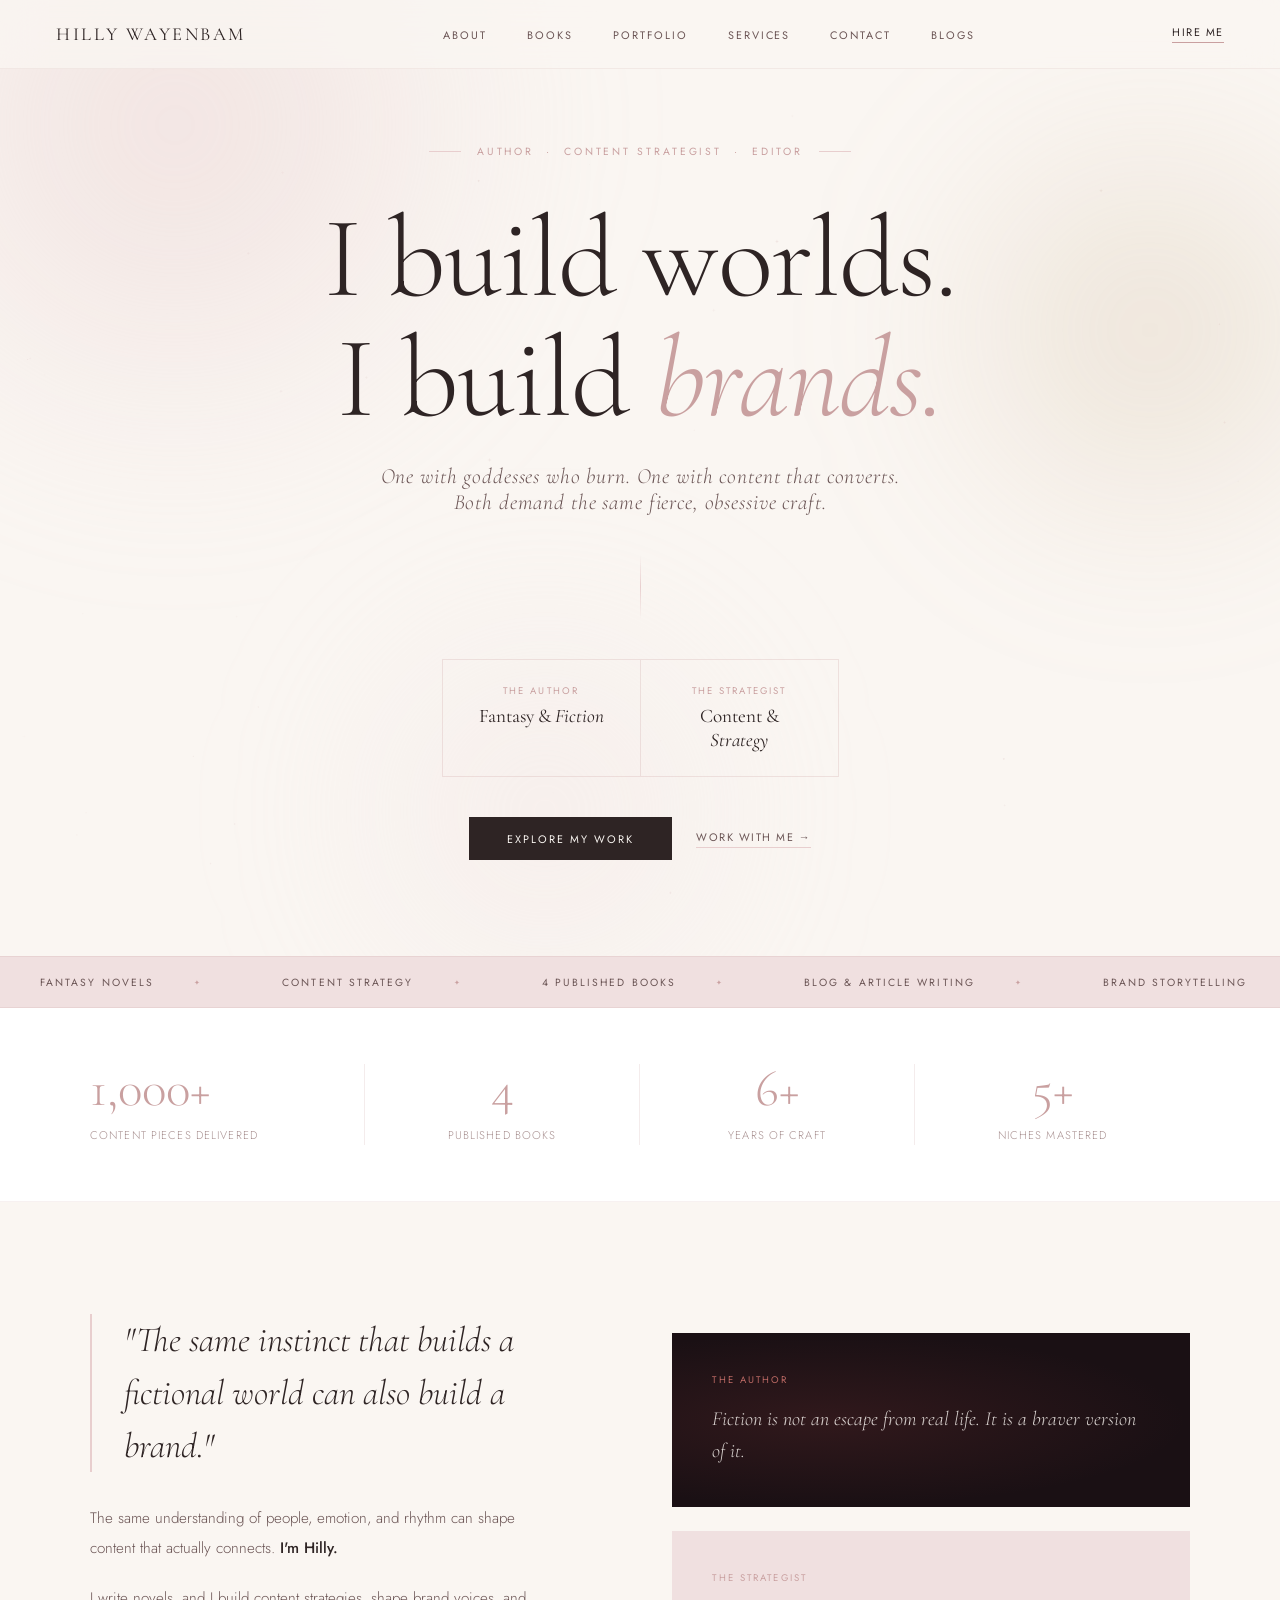
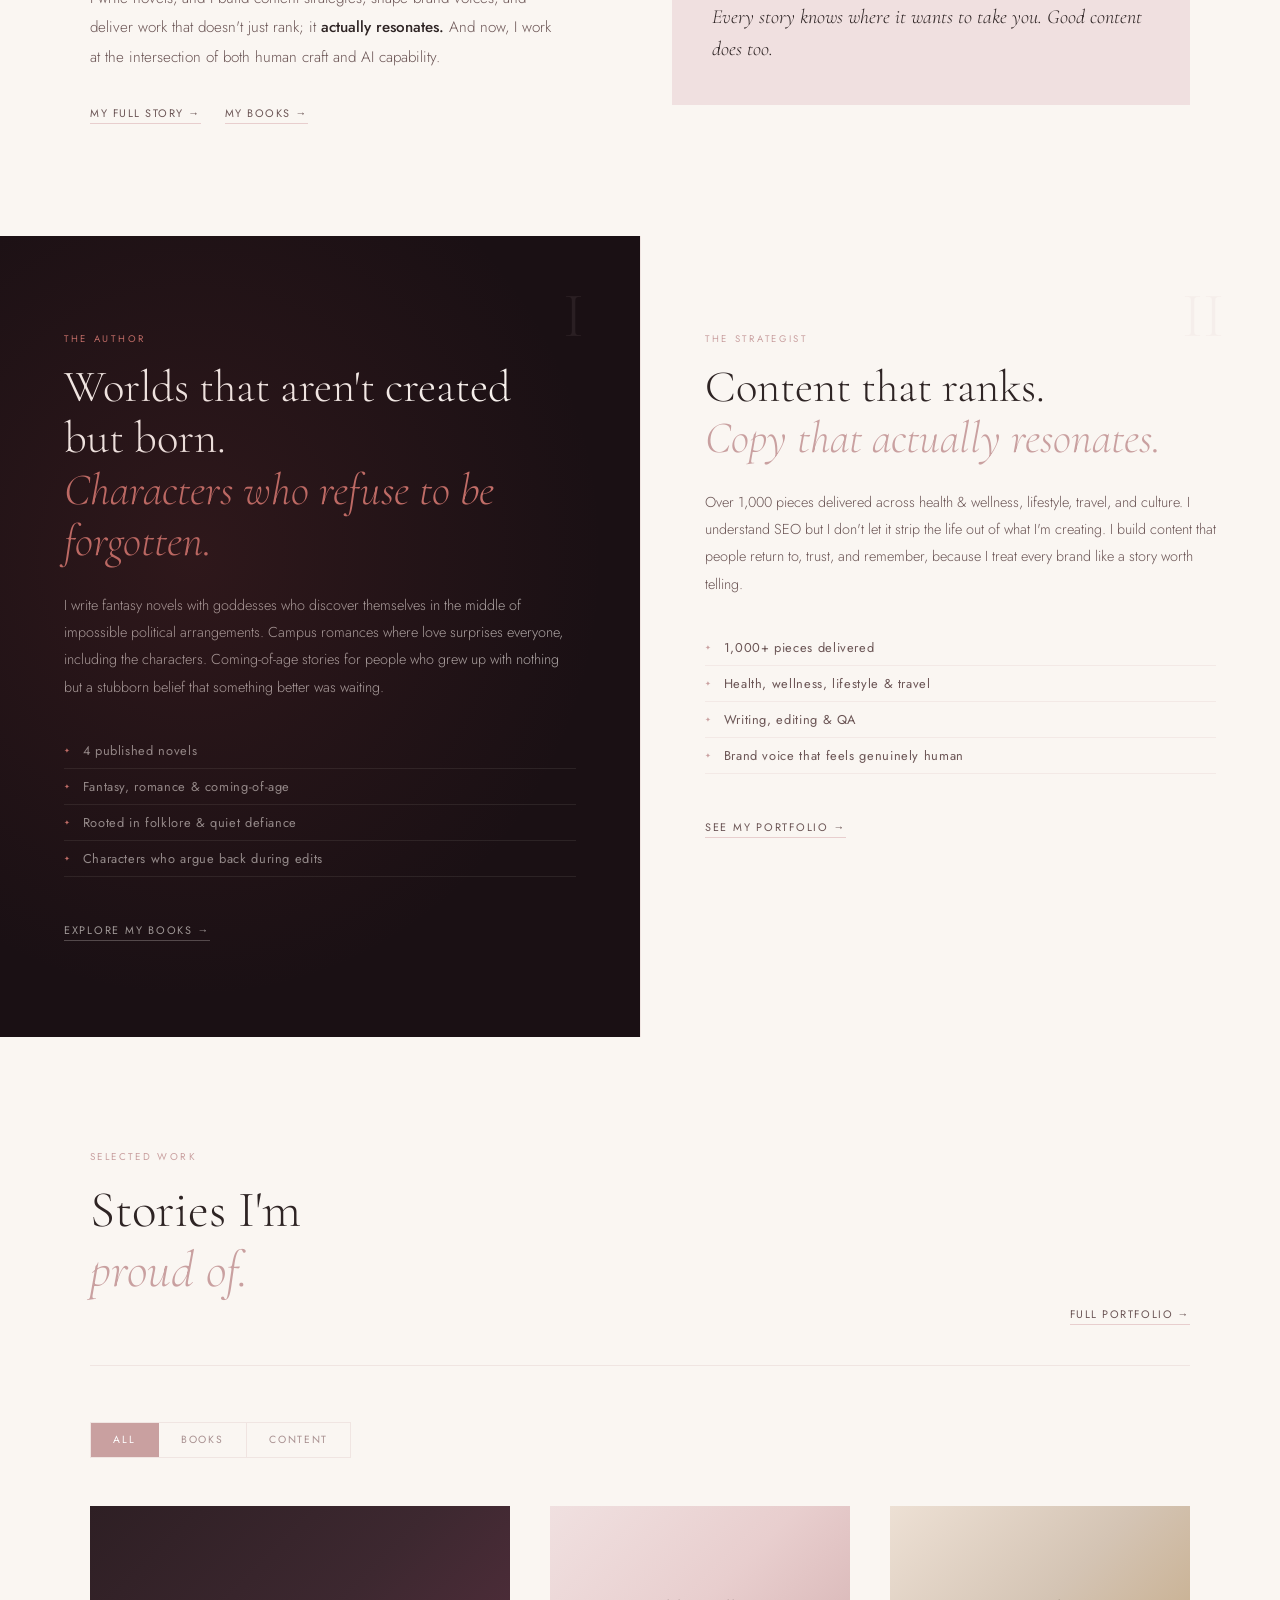
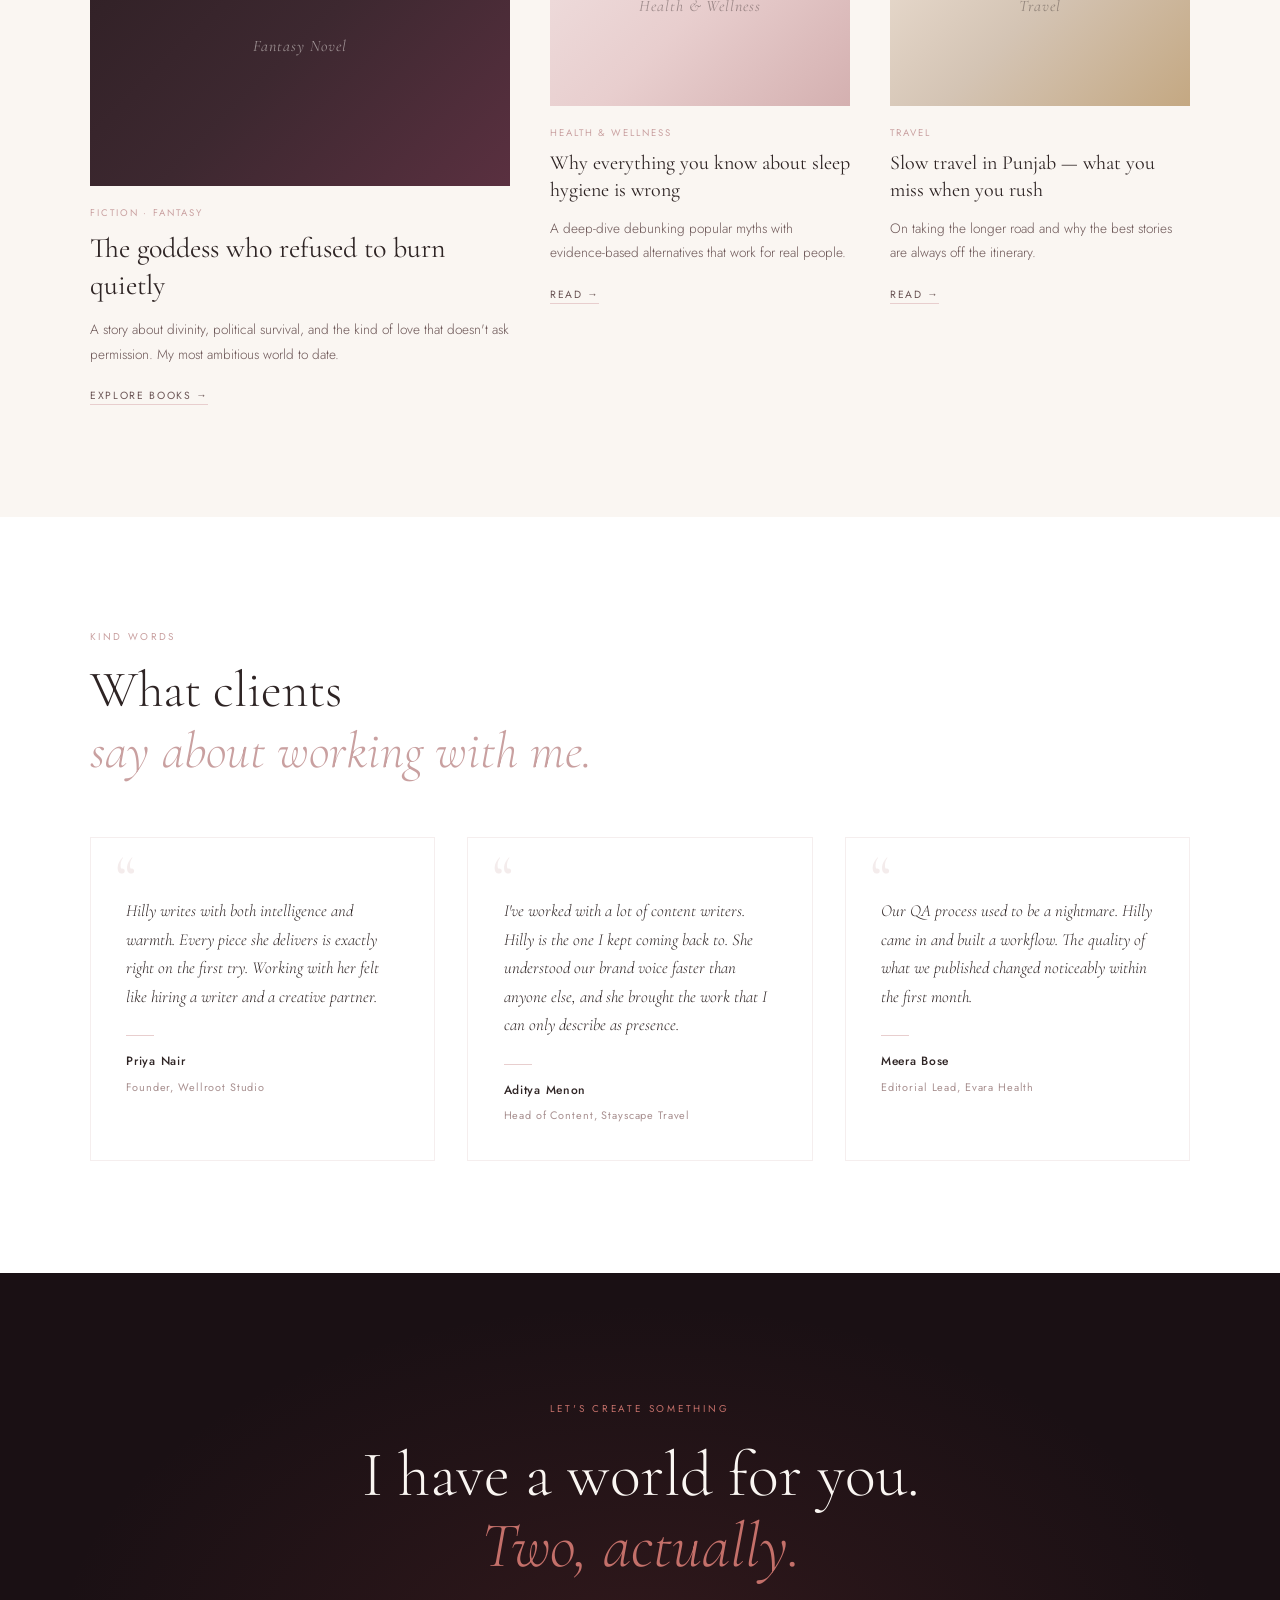
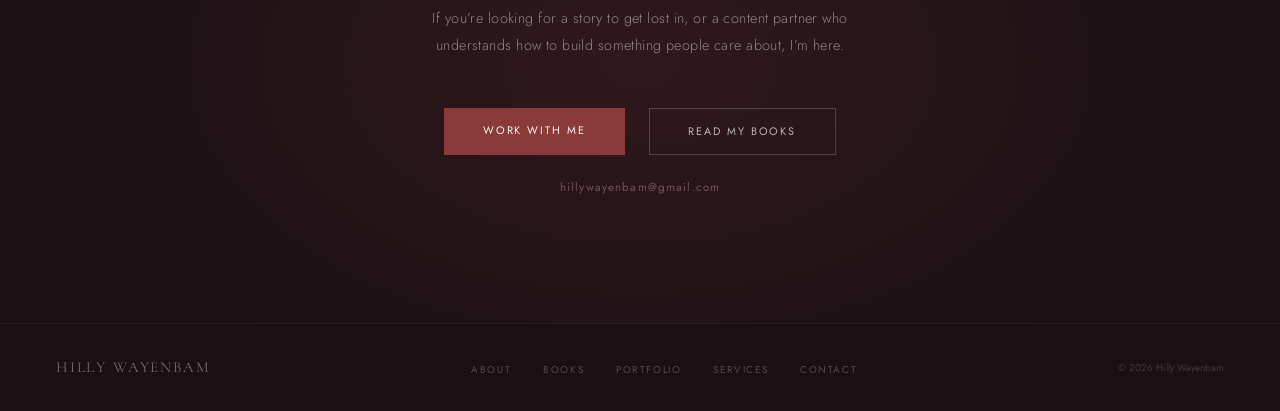
<file: index.html>
<!DOCTYPE html>
<html lang="en">
<head>
  <link rel="stylesheet" href="style.css">
  <meta charset="UTF-8"/>
  <meta name="viewport" content="width=device-width, initial-scale=1.0"/>
  <title>Hilly Wayenbam — Author & Content Strategist</title>
  <link href="https://fonts.googleapis.com/css2?family=Cormorant+Garamond:ital,wght@0,300;0,400;0,500;1,300;1,400;1,500&family=Jost:wght@300;400;500&display=swap" rel="stylesheet"/>
  <style>
    *, *::before, *::after { box-sizing: border-box; margin: 0; padding: 0; }

    :root {
      --rose:        #C9A0A0;
      --rose-light:  #E8CECE;
      --rose-pale:   #F5EAEA;
      --blush:       #F0E0E0;
      --parchment:   #FAF6F2;
      --ink:         #2E2424;
      --ink-mid:     #6B5555;
      --ink-light:   #A89090;
      --white:       #FFFFFF;
      --gold:        #C4A882;
      --deep:        #1A1014;
      --deep-mid:    #2E1F24;
      --ember:       #8B3A3A;
      --ember-light: #C4706A;
    }

    html { scroll-behavior: smooth; }

    body {
      font-family: 'Jost', sans-serif;
      background: var(--parchment);
      color: var(--ink);
      overflow-x: hidden;
    }

    #sparkle-canvas {
      position: fixed; top: 0; left: 0;
      width: 100%; height: 100%;
      pointer-events: none; z-index: 0; opacity: 0.5;
    }

    /* ── NAV ── */
    nav {
      position: fixed; top: 0; left: 0; right: 0; z-index: 200;
      display: flex; justify-content: space-between; align-items: center;
      padding: 1.4rem 3.5rem;
      background: rgba(250,246,242,0.75);
      backdrop-filter: blur(20px);
      border-bottom: 1px solid rgba(201,160,160,0.15);
      transition: background 0.3s;
    }
    .nav-logo {
      font-family: 'Cormorant Garamond', serif;
      font-size: 1.15rem; font-weight: 400;
      letter-spacing: 0.14em; text-transform: uppercase;
      color: var(--ink); text-decoration: none;
    }
    .nav-links { display: flex; gap: 2.5rem; list-style: none; }
    .nav-links a {
      font-size: 0.68rem; letter-spacing: 0.18em; text-transform: uppercase;
      color: var(--ink-mid); text-decoration: none; transition: color 0.2s;
    }
    .nav-links a:hover { color: var(--rose); }
    .nav-cta {
      font-size: 0.68rem; letter-spacing: 0.14em; text-transform: uppercase;
      color: var(--ink); border-bottom: 1px solid var(--rose);
      padding-bottom: 2px; text-decoration: none; transition: color 0.2s;
    }
    .nav-cta:hover { color: var(--rose); }

    /* ── HERO ── */
    .hero {
      min-height: 100vh;
      display: flex; flex-direction: column;
      align-items: center; justify-content: center;
      text-align: center;
      position: relative; padding: 9rem 2rem 6rem;
      overflow: hidden;
    }
    .hero-bg { position: absolute; inset: 0; z-index: 0; pointer-events: none; overflow: hidden; }
    .orb {
      position: absolute; border-radius: 50%; filter: blur(80px);
    }
    .orb-1 {
      width: 750px; height: 750px; top: -250px; left: -200px;
      background: radial-gradient(circle, rgba(232,206,206,0.5) 0%, transparent 70%);
      animation: drift1 20s ease-in-out infinite alternate;
    }
    .orb-2 {
      width: 500px; height: 500px; top: 80px; right: -120px;
      background: radial-gradient(circle, rgba(196,168,130,0.28) 0%, transparent 70%);
      animation: drift2 15s ease-in-out infinite alternate;
    }
    .orb-3 {
      width: 450px; height: 450px; bottom: -80px; left: 25%;
      background: radial-gradient(circle, rgba(240,224,224,0.45) 0%, transparent 70%);
      animation: drift1 22s ease-in-out infinite alternate-reverse;
    }
    @keyframes drift1 { from{transform:translate(0,0) scale(1)} to{transform:translate(40px,30px) scale(1.08)} }
    @keyframes drift2 { from{transform:translate(0,0) scale(1)} to{transform:translate(-30px,20px) scale(1.06)} }

    .hero-eyebrow {
      font-size: 0.65rem; letter-spacing: 0.28em; text-transform: uppercase;
      color: var(--rose); margin-bottom: 2.5rem;
      position: relative; z-index: 1;
      opacity: 0; animation: fadeUp 1s ease 0.2s forwards;
      display: flex; align-items: center; gap: 1rem; justify-content: center;
    }
    .hero-eyebrow::before, .hero-eyebrow::after {
      content: ''; display: inline-block; width: 32px; height: 1px; background: var(--rose-light);
    }

    .hero-headline {
      font-family: 'Cormorant Garamond', serif;
      font-size: clamp(3.8rem, 9vw, 8rem);
      font-weight: 300; line-height: 1.04; letter-spacing: -0.01em;
      color: var(--ink); max-width: 900px;
      position: relative; z-index: 1;
      opacity: 0; animation: fadeUp 1.1s ease 0.4s forwards;
    }
    .hero-headline em { font-style: italic; color: var(--rose); }
    .hero-headline .line-two { display: block; font-weight: 300; }

    .hero-tagline {
      font-family: 'Cormorant Garamond', serif;
      font-size: clamp(1rem, 2vw, 1.35rem);
      font-weight: 300; font-style: italic;
      color: var(--ink-mid); letter-spacing: 0.04em;
      margin-top: 1.5rem; max-width: 560px;
      position: relative; z-index: 1;
      opacity: 0; animation: fadeUp 1s ease 0.65s forwards;
    }

    .hero-divider {
      width: 1px; height: 64px;
      background: linear-gradient(to bottom, transparent, var(--rose-light), transparent);
      margin: 2.5rem auto;
      position: relative; z-index: 1;
      opacity: 0; animation: fadeUp 1s ease 0.85s forwards;
    }

    .hero-dual {
      display: flex; gap: 0; align-items: stretch;
      border: 1px solid rgba(201,160,160,0.25);
      position: relative; z-index: 1; max-width: 580px;
      opacity: 0; animation: fadeUp 1s ease 1s forwards;
    }
    .hero-dual-side {
      flex: 1; padding: 1.5rem 2rem; text-align: center;
      transition: background 0.3s;
    }
    .hero-dual-side:first-child {
      border-right: 1px solid rgba(201,160,160,0.25);
    }
    .hero-dual-side:hover { background: rgba(201,160,160,0.06); }
    .dual-label {
      font-size: 0.6rem; letter-spacing: 0.22em; text-transform: uppercase;
      color: var(--rose); display: block; margin-bottom: 0.4rem;
    }
    .dual-title {
      font-family: 'Cormorant Garamond', serif;
      font-size: 1.2rem; font-weight: 400; color: var(--ink);
    }
    .dual-title em { font-style: italic; }

    .hero-actions {
      display: flex; gap: 1.5rem; align-items: center; margin-top: 2.5rem;
      position: relative; z-index: 1;
      opacity: 0; animation: fadeUp 1s ease 1.2s forwards;
    }
    .btn-primary {
      background: var(--ink); color: var(--parchment);
      padding: 0.85rem 2.4rem; font-family: 'Jost', sans-serif;
      font-size: 0.68rem; letter-spacing: 0.18em; text-transform: uppercase;
      text-decoration: none; display: inline-block;
      transition: background 0.25s, transform 0.15s;
    }
    .btn-primary:hover { background: var(--rose); transform: translateY(-1px); }
    .btn-ghost {
      font-size: 0.68rem; letter-spacing: 0.14em; text-transform: uppercase;
      color: var(--ink-mid); text-decoration: none;
      border-bottom: 1px solid var(--rose-light); padding-bottom: 2px;
      transition: color 0.2s, border-color 0.2s;
    }
    .btn-ghost:hover { color: var(--rose); border-color: var(--rose); }

    .scroll-hint {
      position: absolute; bottom: 2.5rem; left: 50%; transform: translateX(-50%);
      display: flex; flex-direction: column; align-items: center; gap: 0.5rem;
      font-size: 0.6rem; letter-spacing: 0.22em; text-transform: uppercase;
      color: var(--ink-light); z-index: 1;
      opacity: 0; animation: fadeUp 1s ease 1.6s forwards;
    }
    .scroll-line {
      width: 1px; height: 44px;
      background: linear-gradient(to bottom, var(--rose-light), transparent);
      animation: scrollPulse 2.2s ease-in-out infinite;
    }
    @keyframes scrollPulse { 0%,100%{opacity:.35} 50%{opacity:1} }
    @keyframes fadeUp {
      from{opacity:0;transform:translateY(24px)}
      to{opacity:1;transform:translateY(0)}
    }

    /* ── STRIP ── */
    .strip {
      background: var(--blush); position: relative; z-index: 1;
      border-top: 1px solid rgba(201,160,160,0.2);
      border-bottom: 1px solid rgba(201,160,160,0.2);
      overflow: hidden; padding: 0;
    }
    .strip-track {
      display: flex; align-items: center;
      animation: marquee 28s linear infinite;
      white-space: nowrap; padding: 1.1rem 0;
    }
    .strip-item {
      font-size: 0.65rem; letter-spacing: 0.2em; text-transform: uppercase;
      color: var(--ink-mid); padding: 0 2.5rem; flex-shrink: 0;
      display: inline-flex; align-items: center; gap: 2.5rem;
    }
    .strip-dot { color: var(--rose); font-size: 0.45rem; }
    @keyframes marquee { from{transform:translateX(0)} to{transform:translateX(-50%)} }

    /* ── STATS BAR ── */
    .stats-bar {
      background: var(--white); position: relative; z-index: 1;
      padding: 3.5rem 3.5rem;
      border-bottom: 1px solid rgba(201,160,160,0.15);
    }
    .stats-inner {
      max-width: 1100px; margin: 0 auto;
      display: grid; grid-template-columns: repeat(4, 1fr);
      gap: 0;
    }
    .stat-item {
      padding: 0 2.5rem; text-align: center;
      border-right: 1px solid rgba(201,160,160,0.2);
    }
    .stat-item:first-child { padding-left: 0; text-align: left; }
    .stat-item:last-child { border-right: none; }
    .stat-num {
      font-family: 'Cormorant Garamond', serif;
      font-size: clamp(2.2rem, 4vw, 3.2rem); font-weight: 300;
      color: var(--rose); display: block; line-height: 1; margin-bottom: 0.4rem;
    }
    .stat-label {
      font-size: 0.7rem; letter-spacing: 0.1em; text-transform: uppercase;
      color: var(--ink-light); font-weight: 300;
    }

    /* ── SECTIONS ── */
    .section { padding: 7rem 3.5rem; position: relative; z-index: 1; }
    .section-inner { max-width: 1100px; margin: 0 auto; }
    .s-label {
      font-size: 0.62rem; letter-spacing: 0.24em; text-transform: uppercase;
      color: var(--rose); margin-bottom: 1rem; display: block;
    }
    .s-heading {
      font-family: 'Cormorant Garamond', serif;
      font-size: clamp(2.2rem, 4vw, 3.4rem); font-weight: 300;
      line-height: 1.18; color: var(--ink); margin-bottom: 1.5rem;
    }
    .s-heading em { font-style: italic; color: var(--rose); }
    .s-body {
      font-size: 0.95rem; font-weight: 300; line-height: 1.95;
      color: var(--ink-mid); letter-spacing: 0.02em;
    }

    /* ── ABOUT / INTRO ── */
    .intro { background: var(--parchment); }
    .intro-grid {
      display: grid; grid-template-columns: 1fr 1.1fr; gap: 7rem; align-items: center;
    }
    .intro-quote {
      font-family: 'Cormorant Garamond', serif;
      font-size: clamp(1.6rem, 3vw, 2.2rem); font-weight: 300;
      font-style: italic; line-height: 1.5; color: var(--ink);
      border-left: 2px solid var(--rose-light); padding-left: 2rem;
      margin-bottom: 2rem;
    }
    .intro-body { font-size: 0.95rem; font-weight: 300; line-height: 1.95; color: var(--ink-mid); margin-bottom: 1.25rem; }
    .intro-body strong { color: var(--ink); font-weight: 500; }
    .intro-links { display: flex; gap: 1.5rem; margin-top: 2rem; flex-wrap: wrap; }

    /* ── TWO WORLDS ── */
    .worlds { background: var(--white); padding: 0; overflow: hidden; }
    .worlds-inner { display: grid; grid-template-columns: 1fr 1fr; }

    .world {
      padding: 6rem 4rem; position: relative; overflow: hidden;
      transition: background 0.4s;
    }
    .world-author { background: var(--deep); }
    .world-strategist { background: var(--parchment); border-left: 1px solid rgba(201,160,160,0.2); }

    /* dark world atmosphere */
    .world-author::before {
      content: '';
      position: absolute; inset: 0;
      background: radial-gradient(ellipse at 30% 40%, rgba(139,58,58,0.18) 0%, transparent 65%);
      pointer-events: none;
    }

    .world-num {
      font-family: 'Cormorant Garamond', serif;
      font-size: 4rem; font-weight: 300; line-height: 1;
      position: absolute; top: 3rem; right: 3.5rem;
      opacity: 0.08;
    }
    .world-author .world-num { color: var(--rose-light); }
    .world-strategist .world-num { color: var(--rose); }

    .world-label {
      font-size: 0.6rem; letter-spacing: 0.28em; text-transform: uppercase;
      margin-bottom: 1rem; display: block;
    }
    .world-author .world-label { color: var(--ember-light); }
    .world-strategist .world-label { color: var(--rose); }

    .world-title {
      font-family: 'Cormorant Garamond', serif;
      font-size: clamp(2rem, 3.5vw, 3rem); font-weight: 300;
      line-height: 1.15; margin-bottom: 1.5rem;
    }
    .world-author .world-title { color: var(--parchment); }
    .world-author .world-title em { font-style: italic; color: var(--ember-light); }
    .world-strategist .world-title { color: var(--ink); }
    .world-strategist .world-title em { font-style: italic; color: var(--rose); }

    .world-body {
      font-size: 0.9rem; font-weight: 300; line-height: 1.9; margin-bottom: 2rem;
    }
    .world-author .world-body { color: rgba(250,246,242,0.65); }
    .world-strategist .world-body { color: var(--ink-mid); }

    .world-list { list-style: none; margin-bottom: 2.5rem; }
    .world-list li {
      font-size: 0.8rem; letter-spacing: 0.05em; padding: 0.5rem 0;
      border-bottom: 1px solid;
      display: flex; align-items: center; gap: 0.75rem;
    }
    .world-author .world-list li {
      color: rgba(250,246,242,0.55); border-color: rgba(250,246,242,0.08);
    }
    .world-author .world-list li::before { content: '✦'; color: var(--ember-light); font-size: 0.45rem; }
    .world-strategist .world-list li {
      color: var(--ink-mid); border-color: rgba(201,160,160,0.15);
    }
    .world-strategist .world-list li::before { content: '✦'; color: var(--rose); font-size: 0.45rem; }

    .world-cta {
      font-size: 0.68rem; letter-spacing: 0.16em; text-transform: uppercase;
      text-decoration: none; padding-bottom: 2px; display: inline-block;
      transition: color 0.2s, border-color 0.2s;
    }
    .world-author .world-cta {
      color: rgba(250,246,242,0.6); border-bottom: 1px solid rgba(250,246,242,0.25);
    }
    .world-author .world-cta:hover { color: var(--ember-light); border-color: var(--ember-light); }
    .world-strategist .world-cta {
      color: var(--ink-mid); border-bottom: 1px solid var(--rose-light);
    }
    .world-strategist .world-cta:hover { color: var(--rose); border-color: var(--rose); }

    /* ── FEATURED WORK ── */
    .work { background: var(--parchment); }
    .work-header {
      display: flex; justify-content: space-between; align-items: flex-end;
      margin-bottom: 3.5rem; padding-bottom: 2.5rem;
      border-bottom: 1px solid rgba(201,160,160,0.2);
    }
    .work-tabs {
      display: flex; gap: 0; margin-top: 0;
      border: 1px solid rgba(201,160,160,0.2);
      width: fit-content; margin-bottom: 3rem;
    }
    .work-tab {
      font-size: 0.65rem; letter-spacing: 0.16em; text-transform: uppercase;
      padding: 0.6rem 1.4rem; cursor: pointer; border: none; background: transparent;
      color: var(--ink-light); font-family: 'Jost', sans-serif;
      border-right: 1px solid rgba(201,160,160,0.2);
      transition: background 0.2s, color 0.2s;
    }
    .work-tab:last-child { border-right: none; }
    .work-tab.active { background: var(--rose); color: var(--white); }
    .work-tab:hover:not(.active) { background: var(--rose-pale); color: var(--rose); }

    .work-grid { display: grid; grid-template-columns: 1.4fr 1fr 1fr; gap: 2.5rem; }
    .work-card { position: relative; }
    .work-card-img {
      width: 100%; aspect-ratio: 3/2; margin-bottom: 1.25rem; overflow: hidden;
      display: flex; align-items: center; justify-content: center;
    }
    .work-card-img-inner {
      width: 100%; height: 100%; transition: transform 0.55s ease;
      display: flex; align-items: center; justify-content: center;
    }
    .work-card:hover .work-card-img-inner { transform: scale(1.05); }
    .img-wellness { background: linear-gradient(135deg,#F0E0E0,#E8CECE,#D4B0B0); }
    .img-travel   { background: linear-gradient(135deg,#EDE0D4,#D4C4B4,#C4A882); }
    .img-books    { background: linear-gradient(135deg,#2E1F24,#3D2830,#5A3040); }
    .img-lifestyle{ background: linear-gradient(135deg,#F5EAEA,#EDE0D4,#E0D0C4); }
    .img-label-inner {
      font-family: 'Cormorant Garamond', serif; font-size: 1rem;
      font-style: italic; letter-spacing: 0.06em;
    }
    .img-books .img-label-inner { color: rgba(250,246,242,0.5); }
    .img-wellness .img-label-inner,
    .img-travel .img-label-inner,
    .img-lifestyle .img-label-inner { color: rgba(46,36,36,0.4); }

    .work-niche {
      font-size: 0.6rem; letter-spacing: 0.2em; text-transform: uppercase;
      color: var(--rose); margin-bottom: 0.6rem;
    }
    .work-title {
      font-family: 'Cormorant Garamond', serif; font-size: 1.25rem;
      font-weight: 400; line-height: 1.35; color: var(--ink); margin-bottom: 0.75rem;
    }
    .work-card.featured .work-title { font-size: 1.75rem; }
    .work-excerpt {
      font-size: 0.85rem; font-weight: 300; line-height: 1.8; color: var(--ink-mid); margin-bottom: 1rem;
    }
    .work-link {
      font-size: 0.65rem; letter-spacing: 0.16em; text-transform: uppercase;
      color: var(--ink-mid); text-decoration: none;
      border-bottom: 1px solid var(--rose-light); padding-bottom: 1px;
      transition: color 0.2s;
    }
    .work-link:hover { color: var(--rose); }

    /* ── TESTIMONIALS ── */
    .testimonials { background: var(--white); }
    .testi-grid { display: grid; grid-template-columns: repeat(3,1fr); gap: 2rem; margin-top: 3.5rem; }
    .testi-card {
      padding: 2.2rem; border: 1px solid rgba(201,160,160,0.18);
      position: relative; transition: border-color 0.25s;
    }
    .testi-card:hover { border-color: var(--rose-light); }
    .testi-card::before {
      content: '\201C';
      font-family: 'Cormorant Garamond', serif; font-size: 4rem;
      color: rgba(201,160,160,0.2); position: absolute;
      top: 0.5rem; left: 1.5rem; line-height: 1;
    }
    .testi-text {
      font-family: 'Cormorant Garamond', serif;
      font-size: 1.05rem; font-style: italic; font-weight: 300;
      line-height: 1.7; color: var(--ink); margin-bottom: 1.5rem;
      padding-top: 1.5rem;
    }
    .testi-divider { width: 28px; height: 1px; background: var(--rose-light); margin-bottom: 1rem; }
    .testi-name {
      font-size: 0.75rem; font-weight: 500; letter-spacing: 0.06em;
      color: var(--ink); display: block; margin-bottom: 0.2rem;
    }
    .testi-role {
      font-size: 0.68rem; letter-spacing: 0.08em; color: var(--ink-light);
    }

    /* ── FINAL CTA ── */
    .cta-section {
      background: var(--deep); padding: 8rem 3.5rem;
      text-align: center; position: relative; overflow: hidden; z-index: 1;
    }
    .cta-section::before {
      content: ''; position: absolute; inset: 0; pointer-events: none;
      background: radial-gradient(ellipse at 50% 60%, rgba(139,58,58,0.2) 0%, transparent 65%);
    }
    .cta-eyebrow {
      font-size: 0.62rem; letter-spacing: 0.28em; text-transform: uppercase;
      color: var(--ember-light); margin-bottom: 1.5rem; display: block; position: relative; z-index: 1;
    }
    .cta-heading {
      font-family: 'Cormorant Garamond', serif;
      font-size: clamp(2.5rem, 5vw, 4.5rem); font-weight: 300; line-height: 1.1;
      color: var(--parchment); max-width: 680px; margin: 0 auto 1.5rem;
      position: relative; z-index: 1;
    }
    .cta-heading em { font-style: italic; color: var(--ember-light); }
    .cta-sub {
      font-size: 0.9rem; font-weight: 300; line-height: 1.9; letter-spacing: 0.03em;
      color: rgba(250,246,242,0.5); max-width: 420px; margin: 0 auto 3rem;
      position: relative; z-index: 1;
    }
    .cta-btns { display: flex; gap: 1.5rem; justify-content: center; flex-wrap: wrap; position: relative; z-index: 1; }
    .btn-ember {
      background: var(--ember); color: var(--parchment);
      padding: 0.9rem 2.4rem; font-family: 'Jost', sans-serif;
      font-size: 0.68rem; letter-spacing: 0.18em; text-transform: uppercase;
      text-decoration: none; display: inline-block;
      transition: background 0.25s, transform 0.15s;
    }
    .btn-ember:hover { background: var(--ember-light); transform: translateY(-1px); }
    .btn-outline-light {
      background: transparent; color: rgba(250,246,242,0.7);
      padding: 0.9rem 2.4rem; font-family: 'Jost', sans-serif;
      font-size: 0.68rem; letter-spacing: 0.18em; text-transform: uppercase;
      text-decoration: none; display: inline-block;
      border: 1px solid rgba(250,246,242,0.2);
      transition: border-color 0.25s, color 0.25s;
    }
    .btn-outline-light:hover { border-color: var(--ember-light); color: var(--ember-light); }
    .cta-email {
      display: block; margin-top: 1.5rem; font-size: 0.72rem; letter-spacing: 0.1em;
      color: rgba(201,160,160,0.45); text-decoration: none;
      position: relative; z-index: 1; transition: color 0.2s;
    }
    .cta-email:hover { color: var(--rose-light); }

    /* ── FOOTER ── */
    footer {
      background: var(--deep); padding: 2rem 3.5rem;
      border-top: 1px solid rgba(250,246,242,0.06);
      display: flex; justify-content: space-between; align-items: center;
      flex-wrap: wrap; gap: 1rem; position: relative; z-index: 1;
    }
    .footer-name {
      font-family: 'Cormorant Garamond', serif; font-size: 0.95rem;
      letter-spacing: 0.12em; text-transform: uppercase; color: rgba(250,246,242,0.4);
    }
    .footer-links { display: flex; gap: 2rem; list-style: none; }
    .footer-links a {
      font-size: 0.62rem; letter-spacing: 0.16em; text-transform: uppercase;
      color: rgba(250,246,242,0.25); text-decoration: none; transition: color 0.2s;
    }
    .footer-links a:hover { color: rgba(250,246,242,0.6); }
    .footer-copy { font-size: 0.62rem; color: rgba(250,246,242,0.18); }

    /* ── REVEAL ── */
    .reveal { opacity: 0; transform: translateY(28px); transition: opacity 0.85s ease, transform 0.85s ease; }
    .reveal.visible { opacity: 1; transform: translateY(0); }

    /* ── RESPONSIVE ── */
    @media (max-width: 960px) {
      nav { padding: 1rem 1.5rem; }
      .nav-links { display: none; }
      .hero { padding: 7rem 1.5rem 4rem; }
      .section { padding: 5rem 1.5rem; }
      .stats-bar { padding: 2.5rem 1.5rem; }
      .stats-inner { grid-template-columns: repeat(2,1fr); gap: 2rem; }
      .stat-item { border-right: none; border-bottom: 1px solid rgba(201,160,160,0.15); padding: 0 0 1.5rem; text-align: left; }
      .intro-grid { grid-template-columns: 1fr; gap: 3rem; }
      .worlds-inner { grid-template-columns: 1fr; }
      .world { padding: 4rem 1.5rem; }
      .world-strategist { border-left: none; border-top: 1px solid rgba(201,160,160,0.2); }
      .work-grid { grid-template-columns: 1fr; }
      .work-header { flex-direction: column; align-items: flex-start; gap: 1rem; }
      .testi-grid { grid-template-columns: 1fr; }
      .cta-section { padding: 5rem 1.5rem; }
      footer { padding: 1.5rem; flex-direction: column; align-items: flex-start; }
    }
  </style>
</head>
<body>

<canvas id="sparkle-canvas"></canvas>

<nav>
  <a href="index.html" class="nav-logo">Hilly Wayenbam</a>
  <ul class="nav-links">
    <li><a href="about.html">About</a></li>
    <li><a href="books.html">Books</a></li>
    <li><a href="portfolio.html">Portfolio</a></li>
    <li><a href="services.html">Services</a></li>
    <li><a href="contact.html">Contact</a></li>
    <li><a href="blog.html">Blogs</a></li>
  </ul>
  <a href="contact.html" class="nav-cta">Hire Me</a>
</nav>

<!-- HERO -->
<section class="hero">
  <div class="hero-bg">
    <div class="orb orb-1"></div>
    <div class="orb orb-2"></div>
    <div class="orb orb-3"></div>
  </div>

  <p class="hero-eyebrow">Author &nbsp;·&nbsp; Content Strategist &nbsp;·&nbsp; Editor</p>

  <h1 class="hero-headline">
    I build worlds.<br>
    <span class="line-two">I build <em>brands.</em></span>
  </h1>

  <p class="hero-tagline">
    One with goddesses who burn. One with content that converts.<br>Both demand the same fierce, obsessive craft.
  </p>

  <div class="hero-divider"></div>

  <div class="hero-dual">
    <a href="books.html" class="hero-dual-side" style="text-decoration:none;">
      <span class="dual-label">The Author</span>
      <span class="dual-title">Fantasy &amp; <em>Fiction</em></span>
    </a>
    <a href="portfolio.html" class="hero-dual-side" style="text-decoration:none;">
      <span class="dual-label">The Strategist</span>
      <span class="dual-title">Content &amp; <em>Strategy</em></span>
    </a>
  </div>

  <div class="hero-actions">
    <a href="portfolio.html" class="btn-primary">Explore My Work</a>
    <a href="contact.html" class="btn-ghost">Work with me →</a>
  </div>
</section>

<!-- MARQUEE STRIP -->
<div class="strip">
  <div class="strip-track">
    <span class="strip-item">Fantasy Novels <span class="strip-dot">✦</span></span>
    <span class="strip-item">Content Strategy <span class="strip-dot">✦</span></span>
    <span class="strip-item">4 Published Books <span class="strip-dot">✦</span></span>
    <span class="strip-item">Blog & Article Writing <span class="strip-dot">✦</span></span>
    <span class="strip-item">Brand Storytelling <span class="strip-dot">✦</span></span>
    <span class="strip-item">Editorial QA <span class="strip-dot">✦</span></span>
    <span class="strip-item">Health & Wellness <span class="strip-dot">✦</span></span>
    <span class="strip-item">Travel Writing <span class="strip-dot">✦</span></span>
    <span class="strip-item">Fantasy Novels <span class="strip-dot">✦</span></span>
    <span class="strip-item">Content Strategy <span class="strip-dot">✦</span></span>
    <span class="strip-item">4 Published Books <span class="strip-dot">✦</span></span>
    <span class="strip-item">Blog & Article Writing <span class="strip-dot">✦</span></span>
    <span class="strip-item">Brand Storytelling <span class="strip-dot">✦</span></span>
    <span class="strip-item">Editorial QA <span class="strip-dot">✦</span></span>
    <span class="strip-item">Health & Wellness <span class="strip-dot">✦</span></span>
    <span class="strip-item">Travel Writing <span class="strip-dot">✦</span></span>
  </div>
</div>

<!-- STATS -->
<div class="stats-bar reveal">
  <div class="stats-inner">
    <div class="stat-item">
      <span class="stat-num">1,000+</span>
      <span class="stat-label">Content pieces delivered</span>
    </div>
    <div class="stat-item">
      <span class="stat-num">4</span>
      <span class="stat-label">Published books</span>
    </div>
    <div class="stat-item">
      <span class="stat-num">6+</span>
      <span class="stat-label">Years of craft</span>
    </div>
    <div class="stat-item">
      <span class="stat-num">5+</span>
      <span class="stat-label">Niches mastered</span>
    </div>
  </div>
</div>

<!-- INTRO -->
<section class="section intro">
  <div class="section-inner">
    <div class="intro-grid reveal">
      <div>
        <p class="intro-quote">
          "The same instinct that builds a fictional world can also build a brand."
        </p>
        <p class="intro-body">The same understanding of people, emotion, and rhythm can shape content that actually connects. <strong>I'm Hilly.</strong></p>
        <p class="intro-body" style="margin-top:1rem;">I write novels, and I build content strategies, shape brand voices, and deliver work that doesn't just rank; it <strong>actually resonates.</strong> And now, I work at the intersection of both human craft and AI capability.</p>
        <div class="intro-links">
          <a href="about.html" class="btn-ghost">My full story →</a>
          <a href="books.html" class="btn-ghost">My books →</a>
        </div>
      </div>
      <div style="display:grid; grid-template-rows:1fr 1fr; gap:1.5rem;">
        <div style="background:var(--deep); padding:2.5rem; position:relative; overflow:hidden;">
          <div style="position:absolute;inset:0;background:radial-gradient(ellipse at 30% 50%, rgba(139,58,58,0.2) 0%,transparent 70%);pointer-events:none;"></div>
          <span style="font-size:0.6rem;letter-spacing:0.22em;text-transform:uppercase;color:var(--ember-light);display:block;margin-bottom:1rem;">The Author</span>
          <p style="font-family:'Cormorant Garamond',serif;font-size:1.25rem;font-weight:300;font-style:italic;line-height:1.6;color:var(--parchment);opacity:0.85;">Fiction is not an escape from real life. It is a braver version of it.</p>
        </div>
        <div style="background:var(--blush); padding:2.5rem;">
          <span style="font-size:0.6rem;letter-spacing:0.22em;text-transform:uppercase;color:var(--rose);display:block;margin-bottom:1rem;">The Strategist</span>
          <p style="font-family:'Cormorant Garamond',serif;font-size:1.25rem;font-weight:300;font-style:italic;line-height:1.6;color:var(--ink);">Every story knows where it wants to take you. Good content does too.</p>
        </div>
      </div>
    </div>
  </div>
</section>

<!-- TWO WORLDS -->
<section class="worlds">
  <div class="worlds-inner">
    <!-- Author side -->
    <div class="world world-author reveal">
      <span class="world-num">I</span>
      <span class="world-label">The Author</span>
      <h2 class="world-title">Worlds that aren't created but born.<br><em>Characters who refuse to be forgotten.</em></h2>
      <p class="world-body">I write fantasy novels with goddesses who discover themselves in the middle of impossible political arrangements. Campus romances where love surprises everyone, including the characters. Coming-of-age stories for people who grew up with nothing but a stubborn belief that something better was waiting.</p>
      <ul class="world-list">
        <li>4 published novels</li>
        <li>Fantasy, romance & coming-of-age</li>
        <li>Rooted in folklore & quiet defiance</li>
        <li>Characters who argue back during edits</li>
      </ul>
      <a href="books.html" class="world-cta">Explore my books →</a>
    </div>

    <!-- Strategist side -->
    <div class="world world-strategist reveal">
      <span class="world-num">II</span>
      <span class="world-label">The Strategist</span>
      <h2 class="world-title">Content that ranks.<br><em>Copy that actually resonates.</em></h2>
      <p class="world-body">Over 1,000 pieces delivered across health & wellness, lifestyle, travel, and culture. I understand SEO but I don't let it strip the life out of what I'm creating. I build content that people return to, trust, and remember, because I treat every brand like a story worth telling.</p>
      <ul class="world-list">
        <li>1,000+ pieces delivered</li>
        <li>Health, wellness, lifestyle & travel</li>
        <li>Writing, editing & QA</li>
        <li>Brand voice that feels genuinely human</li>
      </ul>
      <a href="portfolio.html" class="world-cta">See my portfolio →</a>
    </div>
  </div>
</section>

<!-- FEATURED WORK -->
<section class="section work">
  <div class="section-inner">
    <div class="work-header reveal">
      <div>
        <span class="s-label">Selected work</span>
        <h2 class="s-heading">Stories I'm<br><em>proud of.</em></h2>
      </div>
      <a href="portfolio.html" class="btn-ghost">Full portfolio →</a>
    </div>

    <div class="work-tabs reveal">
      <button class="work-tab active" onclick="filterWork('all', this)">All</button>
      <button class="work-tab" onclick="filterWork('books', this)">Books</button>
      <button class="work-tab" onclick="filterWork('content', this)">Content</button>
    </div>

    <div class="work-grid reveal" id="work-grid">
      <div class="work-card featured" data-cat="books">
        <div class="work-card-img">
          <div class="work-card-img-inner img-books">
            <span class="img-label-inner">Fantasy Novel</span>
          </div>
        </div>
        <p class="work-niche">Fiction · Fantasy</p>
        <h3 class="work-title">The goddess who refused to burn quietly</h3>
        <p class="work-excerpt">A story about divinity, political survival, and the kind of love that doesn't ask permission. My most ambitious world to date.</p>
        <a href="books.html" class="work-link">Explore books →</a>
      </div>
      <div class="work-card" data-cat="content">
        <div class="work-card-img">
          <div class="work-card-img-inner img-wellness">
            <span class="img-label-inner">Health & Wellness</span>
          </div>
        </div>
        <p class="work-niche">Health & Wellness</p>
        <h3 class="work-title">Why everything you know about sleep hygiene is wrong</h3>
        <p class="work-excerpt">A deep-dive debunking popular myths with evidence-based alternatives that work for real people.</p>
        <a href="portfolio.html" class="work-link">Read →</a>
      </div>
      <div class="work-card" data-cat="content">
        <div class="work-card-img">
          <div class="work-card-img-inner img-travel">
            <span class="img-label-inner">Travel</span>
          </div>
        </div>
        <p class="work-niche">Travel</p>
        <h3 class="work-title">Slow travel in Punjab — what you miss when you rush</h3>
        <p class="work-excerpt">On taking the longer road and why the best stories are always off the itinerary.</p>
        <a href="portfolio.html" class="work-link">Read →</a>
      </div>
    </div>
  </div>
</section>

<!-- TESTIMONIALS -->
<section class="section testimonials">
  <div class="section-inner">
    <div class="reveal">
      <span class="s-label">Kind words</span>
      <h2 class="s-heading">What clients<br><em>say about working with me.</em></h2>
    </div>
    <div class="testi-grid reveal">
      <div class="testi-card">
        <p class="testi-text">Hilly writes with both intelligence and warmth. Every piece she delivers is exactly right on the first try. Working with her felt like hiring a writer and a creative partner.</p>
        <div class="testi-divider"></div>
        <span class="testi-name">Priya Nair</span>
        <span class="testi-role">Founder, Wellroot Studio</span>
      </div>
      <div class="testi-card">
        <p class="testi-text">I've worked with a lot of content writers. Hilly is the one I kept coming back to. She understood our brand voice faster than anyone else, and she brought the work that I can only describe as presence.</p>
        <div class="testi-divider"></div>
        <span class="testi-name">Aditya Menon</span>
        <span class="testi-role">Head of Content, Stayscape Travel</span>
      </div>
      <div class="testi-card">
        <p class="testi-text">Our QA process used to be a nightmare. Hilly came in and built a workflow. The quality of what we published changed noticeably within the first month.</p>
        <div class="testi-divider"></div>
        <span class="testi-name">Meera Bose</span>
        <span class="testi-role">Editorial Lead, Evara Health</span>
      </div>
    </div>
  </div>
</section>

<!-- CTA -->
<section class="cta-section">
  <span class="cta-eyebrow">Let's create something</span>
  <h2 class="cta-heading">I have a world for you.<br><em>Two, actually.</em></h2>
  <p class="cta-sub">If you’re looking for a story to get lost in, or a content partner who understands how to build something people care about, I’m here.</p>
  <div class="cta-btns">
    <a href="contact.html" class="btn-ember">Work with me</a>
    <a href="books.html" class="btn-outline-light">Read my books</a>
  </div>
  <a href="mailto:hello@hillywayenbam.com" class="cta-email">hillywayenbam@gmail.com</a>
</section>

<footer>
  <p class="footer-name">Hilly Wayenbam</p>
  <ul class="footer-links">
    <li><a href="about.html">About</a></li>
    <li><a href="books.html">Books</a></li>
    <li><a href="portfolio.html">Portfolio</a></li>
    <li><a href="services.html">Services</a></li>
    <li><a href="contact.html">Contact</a></li>
  </ul>
  <p class="footer-copy">© 2026 Hilly Wayenbam</p>
</footer>

<script>
  /* sparkles */
  const canvas = document.getElementById('sparkle-canvas');
  const ctx = canvas.getContext('2d');
  let W, H;
  const stars = [];
  function resize() { W = canvas.width = window.innerWidth; H = canvas.height = window.innerHeight; }
  resize(); window.addEventListener('resize', resize);
  function rand(a,b) { return a + Math.random()*(b-a); }
  for (let i=0; i<60; i++) {
    stars.push({ x:rand(0,1), y:rand(0,1), size:rand(0.4,2), alpha:rand(0.1,0.65),
      speed:rand(0.0003,0.001), phase:rand(0,Math.PI*2),
      drift:rand(-0.00008,0.00008), driftY:rand(-0.00005,0.00005) });
  }
  function drawStar(x,y,r,a) {
    ctx.save(); ctx.globalAlpha=a; ctx.fillStyle='#C9A0A0';
    const sp=4, o=r, in_=r*0.38;
    ctx.beginPath();
    for(let i=0;i<sp*2;i++){
      const rad=(i*Math.PI)/sp-Math.PI/2;
      const l=i%2===0?o:in_;
      if(i===0)ctx.moveTo(x+Math.cos(rad)*l,y+Math.sin(rad)*l);
      else ctx.lineTo(x+Math.cos(rad)*l,y+Math.sin(rad)*l);
    }
    ctx.closePath(); ctx.fill(); ctx.restore();
  }
  let t=0;
  function animate() {
    ctx.clearRect(0,0,W,H); t+=0.008;
    stars.forEach(s=>{
      s.x+=s.drift; s.y+=s.driftY;
      if(s.x<0)s.x=1; if(s.x>1)s.x=0;
      if(s.y<0)s.y=1; if(s.y>1)s.y=0;
      drawStar(s.x*W,s.y*H,s.size,s.alpha*(0.5+0.5*Math.sin(t*s.speed*800+s.phase)));
    });
    requestAnimationFrame(animate);
  }
  animate();

  /* scroll reveal */
  const obs = new IntersectionObserver((entries)=>{
    entries.forEach((e,i)=>{ if(e.isIntersecting) setTimeout(()=>e.target.classList.add('visible'),i*80); });
  },{threshold:0.1});
  document.querySelectorAll('.reveal').forEach(el=>obs.observe(el));

  /* work filter tabs */
  function filterWork(cat, btn) {
    document.querySelectorAll('.work-tab').forEach(t=>t.classList.remove('active'));
    btn.classList.add('active');
    document.querySelectorAll('#work-grid .work-card').forEach(card=>{
      if(cat==='all' || card.dataset.cat===cat) {
        card.style.display='block';
      } else {
        card.style.display='none';
      }
    });
  }
</script>
</body>
</html>
</file>
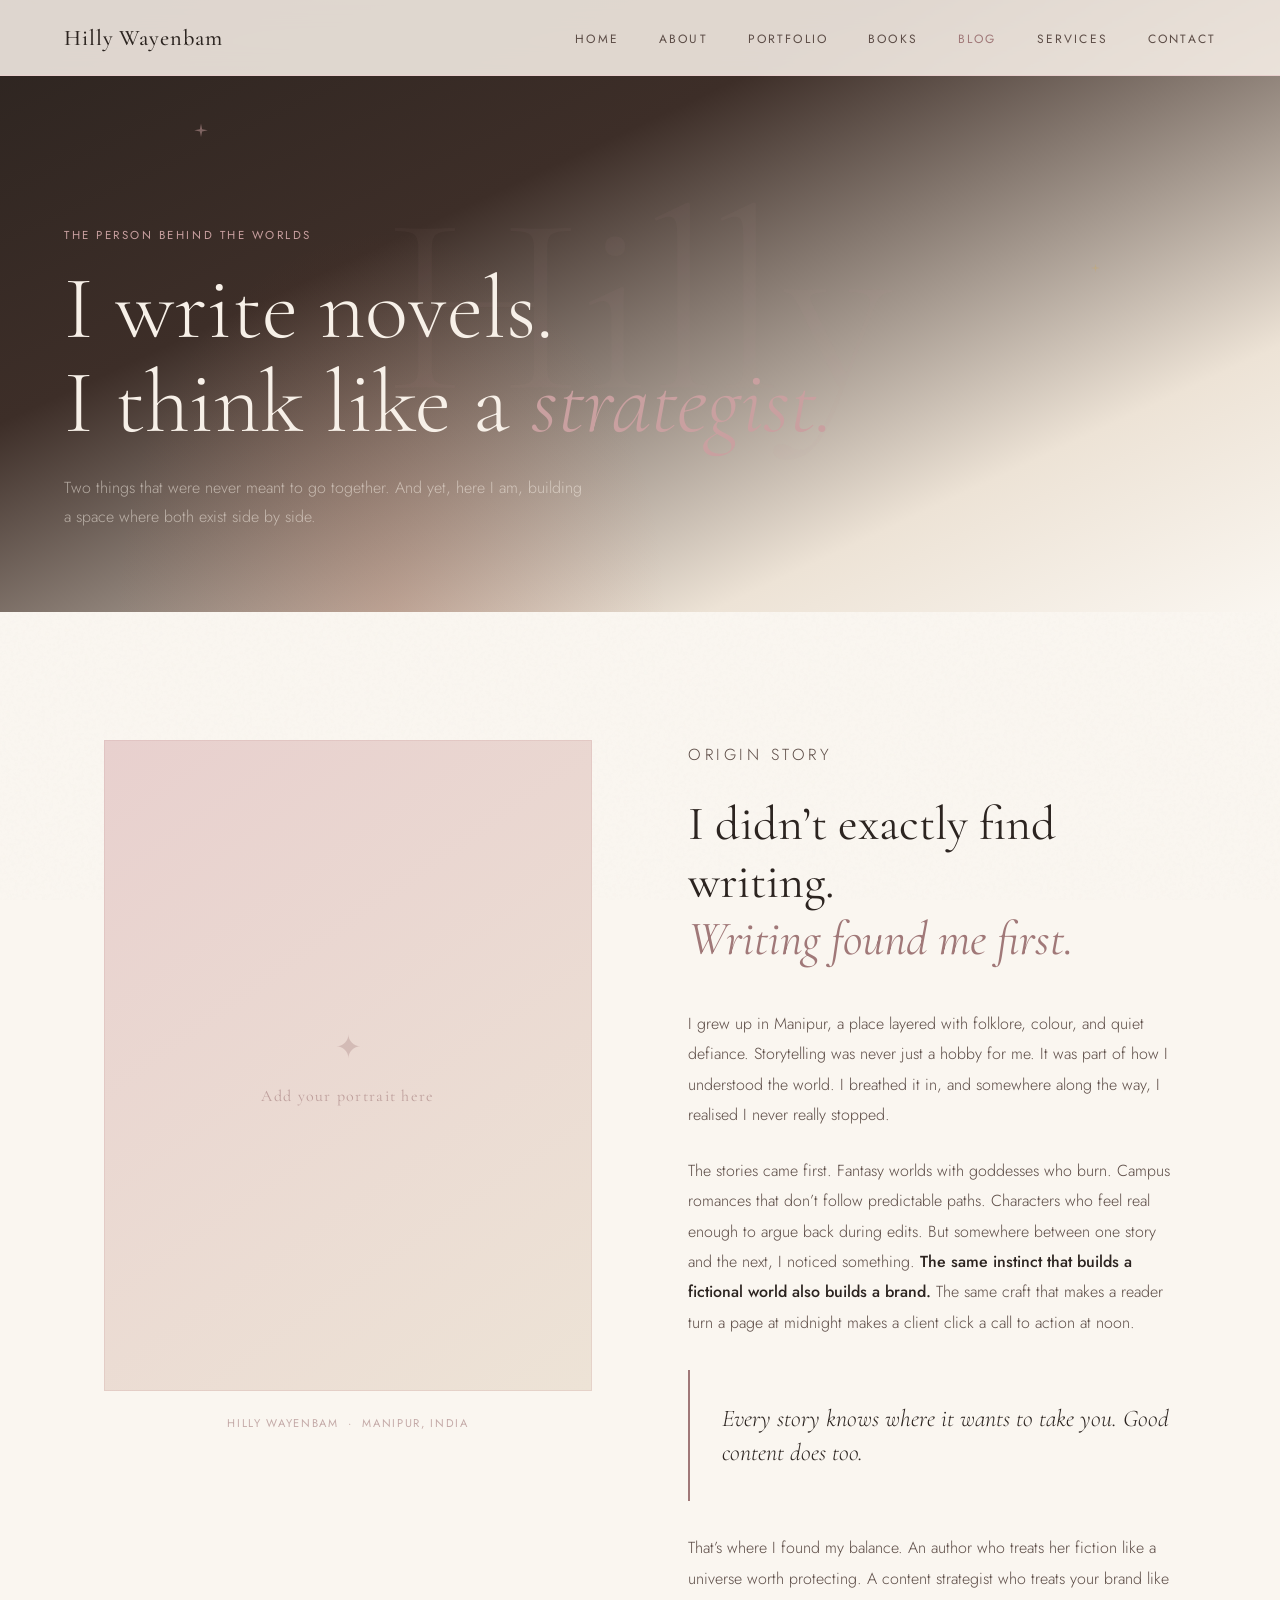
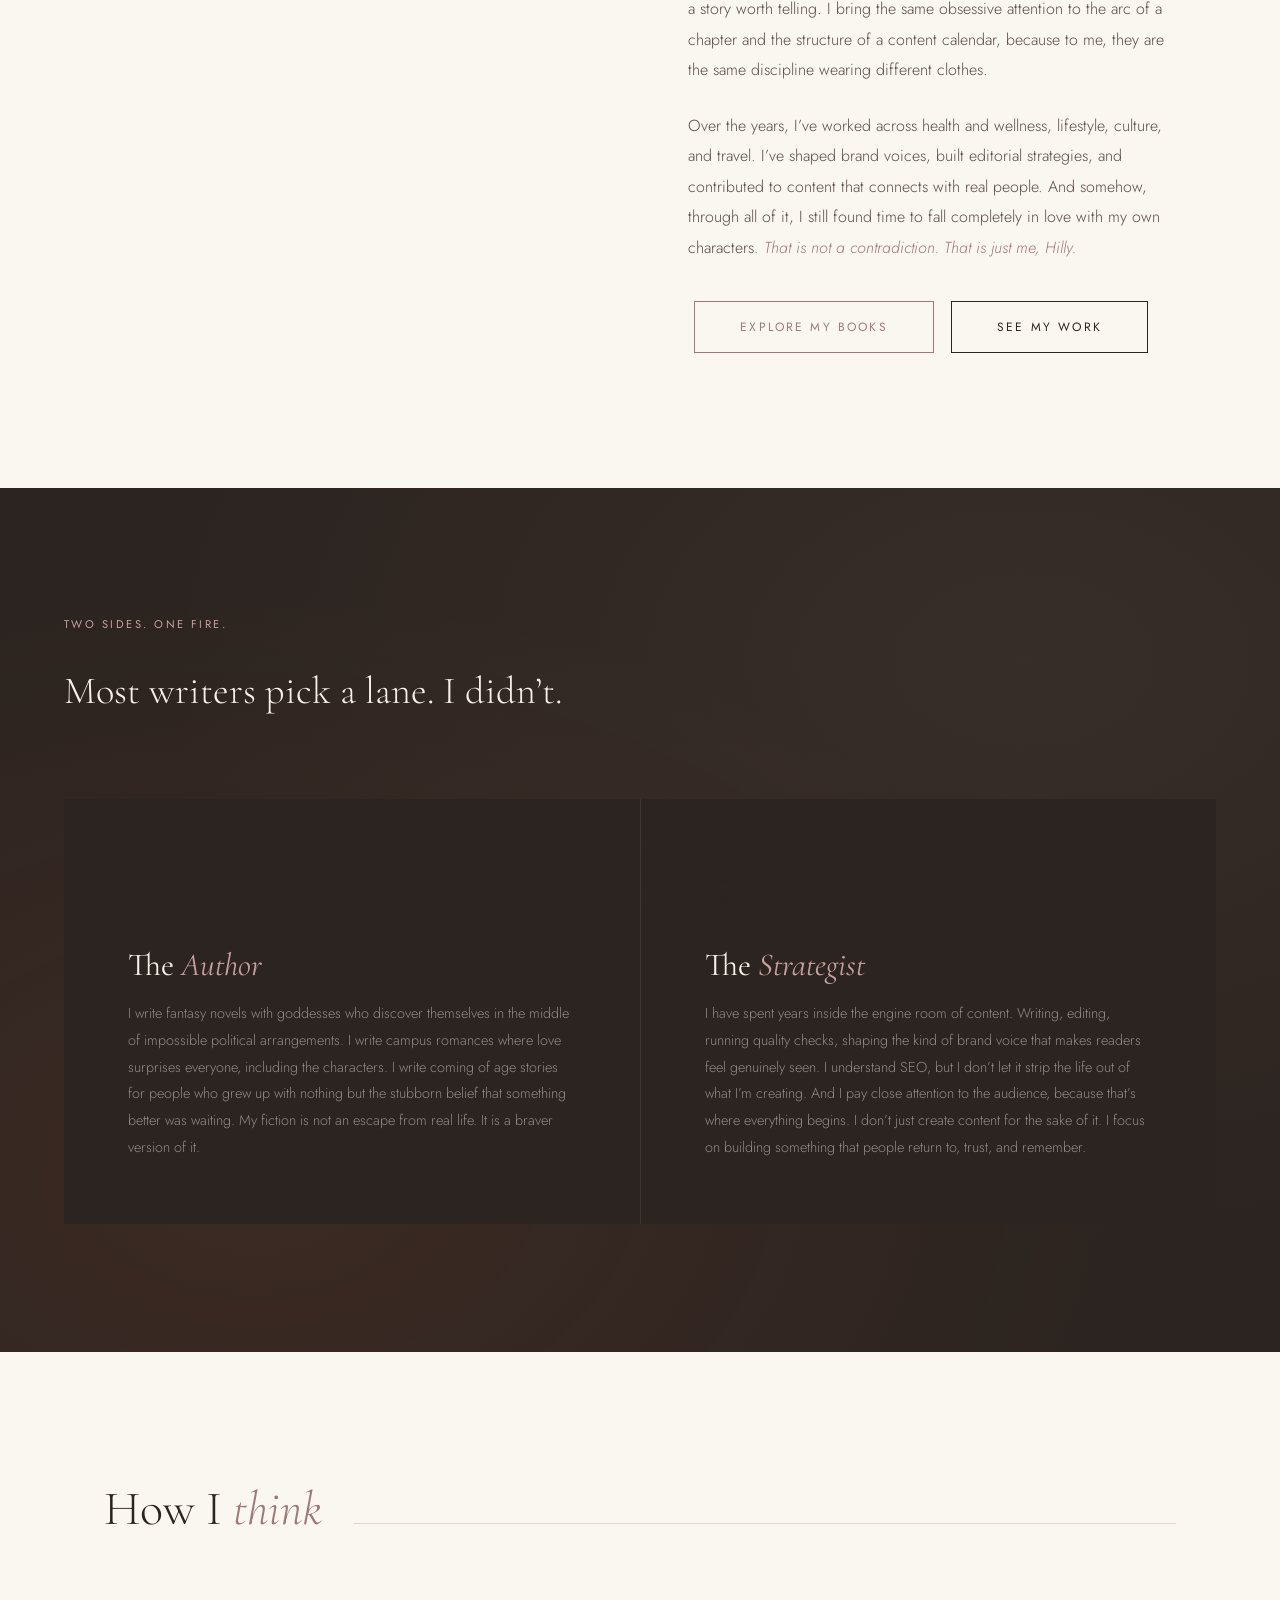
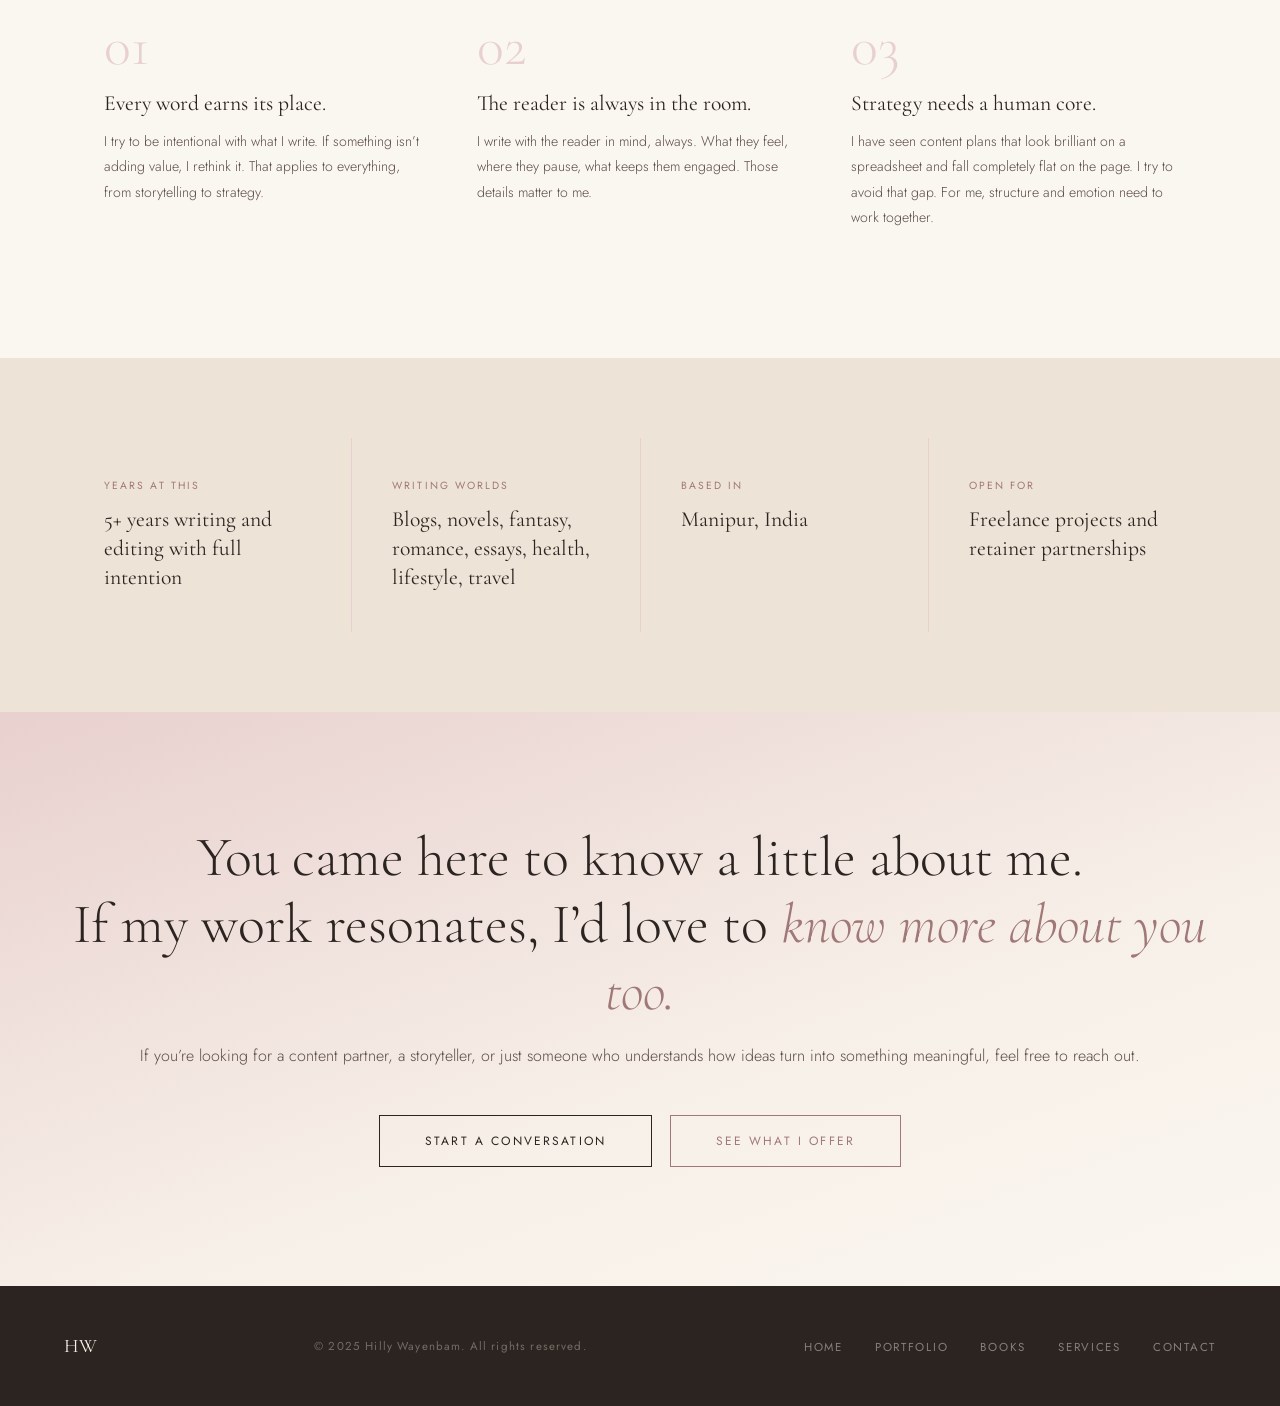
<file: about.html>
<!DOCTYPE html>
<html lang="en">
<head>
  <meta charset="UTF-8" />
  <meta name="viewport" content="width=device-width, initial-scale=1.0" />
  <title>About — Hilly Wayenbam</title>
  <link href="https://fonts.googleapis.com/css2?family=Cormorant+Garamond:ital,wght@0,300;0,400;0,500;0,600;1,300;1,400;1,500&family=Jost:wght@300;400;500&display=swap" rel="stylesheet" />
  <style>
    :root {
      --rose: #c9a0a0; --rose-light: #e8d0ce; --rose-deep: #a07878;
      --parchment: #f7f0e8; --parchment-dark: #ede3d6;
      --ink: #2c2420; --ink-light: #5c4c46;
      --gold: #c8a96e; --cream: #faf6f0; --ember: #c45c3a;
    }
    *, *::before, *::after { box-sizing: border-box; margin: 0; padding: 0; }
    html { scroll-behavior: smooth; }
    body { font-family: 'Jost', sans-serif; background: var(--cream); color: var(--ink); overflow-x: hidden; }
    body::before {
      content: ''; position: fixed; inset: 0;
      background-image: url("data:image/svg+xml,%3Csvg viewBox='0 0 256 256' xmlns='http://www.w3.org/2000/svg'%3E%3Cfilter id='n'%3E%3CfeTurbulence type='fractalNoise' baseFrequency='0.9' numOctaves='4' stitchTiles='stitch'/%3E%3C/filter%3E%3Crect width='100%25' height='100%25' filter='url(%23n)' opacity='0.04'/%3E%3C/svg%3E");
      pointer-events: none; z-index: 0; opacity: 0.5;
    }
    nav {
      position: fixed; top: 0; left: 0; right: 0; z-index: 100;
      padding: 1.5rem 4rem; display: flex; justify-content: space-between; align-items: center;
      background: rgba(247,240,232,0.88); backdrop-filter: blur(14px);
      border-bottom: 1px solid var(--rose-light);
    }
    .nav-logo { font-family: 'Cormorant Garamond', serif; font-size: 1.4rem; font-weight: 500; color: var(--ink); text-decoration: none; letter-spacing: 0.04em; }
    .nav-links { display: flex; gap: 2.5rem; list-style: none; }
    .nav-links a { font-size: 0.75rem; letter-spacing: 0.18em; text-transform: uppercase; color: var(--ink-light); text-decoration: none; transition: color 0.3s; }
    .nav-links a:hover, .nav-links a.active { color: var(--rose-deep); }
    .hero {
      min-height: 68vh; display: flex; flex-direction: column; justify-content: flex-end;
      padding: 10rem 4rem 5rem;
      background: linear-gradient(155deg, #2c2420 0%, #3d2e28 35%, var(--parchment-dark) 78%, var(--cream) 100%);
      position: relative; overflow: hidden;
    }
    .hero-bg-text {
      position: absolute; top: 50%; left: 50%; transform: translate(-50%, -50%);
      font-family: 'Cormorant Garamond', serif; font-size: clamp(8rem, 20vw, 22rem);
      font-weight: 300; color: rgba(201,160,160,0.05); white-space: nowrap; pointer-events: none; user-select: none;
    }
    .ember-glow {
      position: absolute; bottom: 0; left: 8%; width: 45%; height: 65%;
      background: radial-gradient(ellipse at bottom, rgba(196,92,58,0.16) 0%, transparent 68%); pointer-events: none;
    }
    .star { position: absolute; pointer-events: none; }
    @keyframes sparkle { 0%,100%{opacity:.2;transform:scale(.8) rotate(0deg)} 50%{opacity:1;transform:scale(1.3) rotate(18deg)} }
    @keyframes fadeUp { from{opacity:0;transform:translateY(28px)} to{opacity:1;transform:translateY(0)} }
    .hero-eyebrow { font-size:.72rem; letter-spacing:.22em; text-transform:uppercase; color:var(--rose); margin-bottom:1.2rem; opacity:0; animation:fadeUp .8s .2s forwards; }
    .hero-title { font-family:'Cormorant Garamond',serif; font-size:clamp(3.5rem,7vw,6.5rem); font-weight:300; line-height:1.05; color:var(--parchment); opacity:0; animation:fadeUp .9s .4s forwards; }
    .hero-title em { font-style:italic; color:var(--rose); }
    .hero-sub { margin-top:1.5rem; font-size:1rem; font-weight:300; line-height:1.8; color:rgba(247,240,232,.55); max-width:520px; opacity:0; animation:fadeUp .9s .65s forwards; }
    main { position:relative; z-index:1; }
    .fade-up { opacity:0; transform:translateY(32px); transition:opacity .75s ease,transform .75s ease; }
    .fade-up.visible { opacity:1; transform:none; }

    .story { display:grid; grid-template-columns:1fr 1fr; gap:6rem; padding:8rem 4rem; max-width:1200px; margin:0 auto; align-items:start; }
    .story-image-col { position:sticky; top:8rem; display:flex; flex-direction:column; gap:1.5rem; }
    .photo-frame { aspect-ratio:3/4; overflow:hidden; position:relative; }
    .photo-placeholder { width:100%; height:100%; background:linear-gradient(145deg,var(--rose-light),var(--parchment-dark)); display:flex; flex-direction:column; align-items:center; justify-content:center; gap:1rem; }
    .photo-placeholder-text { font-family:'Cormorant Garamond',serif; font-size:1rem; color:var(--rose-deep); letter-spacing:.08em; text-align:center; padding:0 2rem; opacity:.6; }
    .photo-frame::after { content:''; position:absolute; inset:0; border:1px solid rgba(201,160,160,.25); pointer-events:none; }
    .photo-caption { font-size:.7rem; letter-spacing:.15em; text-transform:uppercase; color:var(--rose-deep); text-align:center; opacity:.6; }
    .section-label { font-size:.7rem; letter-spacing:.22em; text-transform:uppercase; color:var(--rose-deep); margin-bottom:1.5rem; }
    .story-text h2 { font-family:'Cormorant Garamond',serif; font-size:clamp(2rem,4vw,3rem); font-weight:400; line-height:1.2; color:var(--ink); margin-bottom:2.5rem; }
    .story-text h2 em { font-style:italic; color:var(--rose-deep); }
    .story-text p { font-size:1rem; line-height:1.9; color:var(--ink-light); margin-bottom:1.6rem; font-weight:300; }
    .story-text p strong { color:var(--ink); font-weight:500; }
    .story-text p em { font-style:italic; color:var(--rose-deep); }
    .pull-quote { margin:2rem 0; padding:2rem 0 2rem 2rem; border-left:2px solid var(--rose-deep); }
    .pull-quote p { font-family:'Cormorant Garamond',serif; font-size:1.5rem; font-weight:300; font-style:italic; color:var(--ink); line-height:1.4; margin:0; }

    .dual { background:var(--ink); padding:8rem 4rem; position:relative; overflow:hidden; }
    .dual::before { content:''; position:absolute; inset:0; background:radial-gradient(ellipse at 20% 80%,rgba(196,92,58,.1) 0%,transparent 60%),radial-gradient(ellipse at 80% 20%,rgba(201,160,160,.07) 0%,transparent 60%); pointer-events:none; }
    .dual-inner { max-width:1200px; margin:0 auto; position:relative; z-index:1; }
    .dual-label { font-size:.7rem; letter-spacing:.22em; text-transform:uppercase; color:var(--rose); margin-bottom:2rem; }
    .dual-intro { font-family:'Cormorant Garamond',serif; font-size:clamp(1.6rem,3vw,2.4rem); font-weight:300; color:var(--parchment); line-height:1.45; max-width:800px; margin-bottom:5rem; }
    .dual-intro em { font-style:italic; color:var(--rose); }
    .dual-grid { display:grid; grid-template-columns:1fr 1fr; gap:1px; background:rgba(255,255,255,.06); }
    .dual-card { background:var(--ink); padding:4rem; transition:background .4s; }
    .dual-card:hover { background:rgba(255,255,255,.03); }
    .dual-card .card-icon { font-size:2.5rem; margin-bottom:1.5rem; display:block; }
    .dual-card h3 { font-family:'Cormorant Garamond',serif; font-size:2rem; font-weight:400; color:var(--parchment); margin-bottom:1rem; }
    .dual-card h3 em { font-style:italic; color:var(--rose); }
    .dual-card p { font-size:.9rem; line-height:1.85; color:rgba(247,240,232,.5); font-weight:300; }

    .philosophy { padding:8rem 4rem; max-width:1200px; margin:0 auto; }
    .philosophy-header { display:flex; align-items:baseline; gap:2rem; margin-bottom:5rem; }
    .philosophy-header h2 { font-family:'Cormorant Garamond',serif; font-size:clamp(2rem,4vw,3rem); font-weight:300; white-space:nowrap; }
    .philosophy-header h2 em { font-style:italic; color:var(--rose-deep); }
    .philosophy-header .divider { flex:1; height:1px; background:var(--rose-light); }
    .philosophy-grid { display:grid; grid-template-columns:repeat(3,1fr); gap:3rem; }
    .phil-num { font-family:'Cormorant Garamond',serif; font-size:3.5rem; font-weight:300; color:var(--rose-light); line-height:1; margin-bottom:1rem; }
    .phil-item h3 { font-family:'Cormorant Garamond',serif; font-size:1.35rem; font-weight:400; color:var(--ink); margin-bottom:.8rem; }
    .phil-item p { font-size:.88rem; line-height:1.8; color:var(--ink-light); font-weight:300; }

    .facts-band { background:var(--parchment-dark); padding:5rem 4rem; }
    .facts-inner { max-width:1200px; margin:0 auto; display:grid; grid-template-columns:repeat(4,1fr); gap:1px; background:var(--rose-light); }
    .fact-item { background:var(--parchment-dark); padding:2.5rem; }
    .fact-label { font-size:.65rem; letter-spacing:.2em; text-transform:uppercase; color:var(--rose-deep); margin-bottom:.7rem; }
    .fact-value { font-family:'Cormorant Garamond',serif; font-size:1.35rem; font-weight:400; color:var(--ink); line-height:1.35; }

    .cta-strip { padding:7rem 4rem; text-align:center; background:linear-gradient(160deg,var(--rose-light) 0%,var(--parchment) 60%,var(--cream) 100%); }
    .cta-strip h2 { font-family:'Cormorant Garamond',serif; font-size:clamp(2rem,4.5vw,3.5rem); font-weight:300; color:var(--ink); margin-bottom:1rem; line-height:1.2; }
    .cta-strip h2 em { font-style:italic; color:var(--rose-deep); }
    .cta-strip p { font-size:1rem; color:var(--ink-light); font-weight:300; margin-bottom:2.5rem; line-height:1.7; }
    .btn { display:inline-block; padding:1rem 2.8rem; font-family:'Jost',sans-serif; font-size:.75rem; letter-spacing:.18em; text-transform:uppercase; text-decoration:none; border:1px solid var(--ink); color:var(--ink); background:transparent; transition:background .3s,color .3s; cursor:pointer; margin:.4rem; }
    .btn:hover { background:var(--ink); color:var(--parchment); }
    .btn-rose { border-color:var(--rose-deep); color:var(--rose-deep); }
    .btn-rose:hover { background:var(--rose-deep); color:var(--parchment); }

    footer { background:var(--ink); padding:3rem 4rem; display:flex; justify-content:space-between; align-items:center; }
    footer .logo { font-family:'Cormorant Garamond',serif; font-size:1.2rem; font-weight:400; color:var(--parchment); }
    footer p { font-size:.72rem; letter-spacing:.1em; color:rgba(247,240,232,.35); }
    footer .footer-links { display:flex; gap:2rem; list-style:none; }
    footer .footer-links a { font-size:.72rem; letter-spacing:.15em; text-transform:uppercase; color:rgba(247,240,232,.45); text-decoration:none; transition:color .3s; }
    footer .footer-links a:hover { color:var(--rose); }

    @media(max-width:900px){
      nav{padding:1.2rem 2rem;} .hero{padding:8rem 2rem 4rem;}
      .story{grid-template-columns:1fr;gap:3rem;padding:5rem 2rem;} .story-image-col{position:static;}
      .dual{padding:5rem 2rem;} .dual-grid{grid-template-columns:1fr;}
      .philosophy{padding:5rem 2rem;} .philosophy-grid{grid-template-columns:1fr;gap:2rem;}
      .facts-band{padding:4rem 2rem;} .facts-inner{grid-template-columns:1fr 1fr;}
      .cta-strip{padding:5rem 2rem;}
      footer{flex-direction:column;gap:1.5rem;text-align:center;padding:2.5rem 2rem;}
    }
    @media(max-width:600px){ .nav-links{display:none;} .facts-inner{grid-template-columns:1fr;} }
  </style>
</head>
<body>
  <nav>
    <a href="index.html" class="nav-logo">Hilly Wayenbam</a>
    <ul class="nav-links">
      <li><a href="index.html">Home</a></li>
      <li><a href="about.html">About</a></li>
      <li><a href="portfolio.html">Portfolio</a></li>
      <li><a href="books.html">Books</a></li>
      <li><a href="blog.html" class="active">Blog</a></li>
      <li><a href="services.html">Services</a></li>
      <li><a href="contact.html">Contact</a></li>
    </ul>
  </nav>

  <section class="hero">
    <div class="hero-bg-text">Hilly</div>
    <div class="ember-glow"></div>
    <div class="star" style="top:20%;left:15%;animation:sparkle 3.2s infinite;"><svg width="18" height="18" viewBox="0 0 24 24"><path d="M12 2 L13.5 9.5 L21 11 L13.5 12.5 L12 20 L10.5 12.5 L3 11 L10.5 9.5 Z" fill="#c9a0a0" opacity="0.5"/></svg></div>
    <div class="star" style="top:42%;right:14%;animation:sparkle 2.7s .8s infinite;"><svg width="11" height="11" viewBox="0 0 24 24"><path d="M12 2 L13.5 9.5 L21 11 L13.5 12.5 L12 20 L10.5 12.5 L3 11 L10.5 9.5 Z" fill="#c8a96e" opacity="0.5"/></svg></div>
    <p class="hero-eyebrow">The person behind the worlds</p>
    <h1 class="hero-title">I write novels.<br>I think like a <em>strategist.</em></h1>
    <p class="hero-sub">Two things that were never meant to go together. And yet, here I am, building a space where both exist side by side.</p>
  </section>

  <main>
    <section class="story">
      <div class="story-image-col fade-up">
        <div class="photo-frame">
          <div class="photo-placeholder">
            <div style="font-size:2rem;opacity:.3;color:var(--rose-deep);">✦</div>
            <div class="photo-placeholder-text">Add your portrait here</div>
          </div>
        </div>
        <p class="photo-caption">Hilly Wayenbam &nbsp;·&nbsp; Manipur, India</p>
      </div>

      <div class="story-text">
        <p class="section-label fade-up">Origin story</p>
        <h2 class="fade-up">I didn’t exactly find writing.<br><em>Writing found me first.</em></h2>
        <p class="fade-up">I grew up in Manipur, a place layered with folklore, colour, and quiet defiance. Storytelling was never just a hobby for me. It was part of how I understood the world. I breathed it in, and somewhere along the way, I realised I never really stopped.</p>
        <p class="fade-up">The stories came first. Fantasy worlds with goddesses who burn. Campus romances that don’t follow predictable paths. Characters who feel real enough to argue back during edits. But somewhere between one story and the next, I noticed something. <strong>The same instinct that builds a fictional world also builds a brand.</strong> The same craft that makes a reader turn a page at midnight makes a client click a call to action at noon.</p>
        <div class="pull-quote fade-up">
          <p>Every story knows where it wants to take you. Good content does too.</p>
        </div>
        <p class="fade-up">That’s where I found my balance. An author who treats her fiction like a universe worth protecting. A content strategist who treats your brand like a story worth telling. I bring the same obsessive attention to the arc of a chapter and the structure of a content calendar, because to me, they are the same discipline wearing different clothes.</p>
        <p class="fade-up">Over the years, I’ve worked across health and wellness, lifestyle, culture, and travel. I’ve shaped brand voices, built editorial strategies, and contributed to content that connects with real people. And somehow, through all of it, I still found time to fall completely in love with my own characters. <em>That is not a contradiction. That is just me, Hilly.</em></p>
        <div class="fade-up" style="margin-top:2rem;">
          <a href="books.html" class="btn btn-rose">Explore my books</a>
          <a href="portfolio.html" class="btn">See my work</a>
        </div>
      </div>
    </section>

    <section class="dual">
      <div class="dual-inner">
        <p class="dual-label fade-up">Two sides. One fire.</p>
        <p class="dual-intro fade-up">Most writers pick a lane. I didn’t.</p>
        <div class="dual-grid">
          <div class="dual-card fade-up">
            <span class="card-icon">✦</span>
            <h3>The <em>Author</em></h3>
            <p>I write fantasy novels with goddesses who discover themselves in the middle of impossible political arrangements. I write campus romances where love surprises everyone, including the characters. I write coming of age stories for people who grew up with nothing but the stubborn belief that something better was waiting. My fiction is not an escape from real life. It is a braver version of it.</p>
          </div>
          <div class="dual-card fade-up">
            <span class="card-icon">◎</span>
            <h3>The <em>Strategist</em></h3>
            <p>I have spent years inside the engine room of content. Writing, editing, running quality checks, shaping the kind of brand voice that makes readers feel genuinely seen. I understand SEO, but I don’t let it strip the life out of what I’m creating. And I pay close attention to the audience, because that’s where everything begins. I don’t just create content for the sake of it. I focus on building something that people return to, trust, and remember.</p>
          </div>
        </div>
      </div>
    </section>

    <section class="philosophy">
      <div class="philosophy-header">
        <h2 class="fade-up">How I <em>think</em></h2>
        <div class="divider"></div>
      </div>
      <div class="philosophy-grid">
        <div class="phil-item fade-up">
          <div class="phil-num">01</div>
          <h3>Every word earns its place.</h3>
          <p>I try to be intentional with what I write. If something isn’t adding value, I rethink it. That applies to everything, from storytelling to strategy.</p>
        </div>
        <div class="phil-item fade-up">
          <div class="phil-num">02</div>
          <h3>The reader is always in the room.</h3>
          <p>I write with the reader in mind, always. What they feel, where they pause, what keeps them engaged. Those details matter to me.</p>
        </div>
        <div class="phil-item fade-up">
          <div class="phil-num">03</div>
          <h3>Strategy needs a human core.</h3>
          <p>I have seen content plans that look brilliant on a spreadsheet and fall completely flat on the page. I try to avoid that gap. For me, structure and emotion need to work together.</p>
        </div>
      </div>
    </section>

    <section class="facts-band">
      <div class="facts-inner">
        <div class="fact-item fade-up">
          <div class="fact-label">Years at this</div>
          <div class="fact-value">5+ years writing and editing with full intention</div>
        </div>
        <div class="fact-item fade-up">
          <div class="fact-label">Writing worlds</div>
          <div class="fact-value">Blogs, novels, fantasy, romance, essays, health, lifestyle, travel</div>
        </div>
        <div class="fact-item fade-up">
          <div class="fact-label">Based in</div>
          <div class="fact-value">Manipur, India</div>
        </div>
        <div class="fact-item fade-up">
          <div class="fact-label">Open for</div>
          <div class="fact-value">Freelance projects and retainer partnerships</div>
        </div>
      </div>
    </section>

    <section class="cta-strip">
      <h2>You came here to know a little about me.<br>If my work resonates, I’d love to <em>know more about you too.</em></h2>
      <p>If you’re looking for a content partner, a storyteller, or just someone who understands how ideas turn into something meaningful, feel free to reach out.</p>
      <a href="contact.html" class="btn">Start a conversation</a>
      <a href="services.html" class="btn btn-rose">See what I offer</a>
    </section>
  </main>

  <footer>
    <div class="logo">HW</div>
    <p>© 2025 Hilly Wayenbam. All rights reserved.</p>
    <ul class="footer-links">
      <li><a href="index.html">Home</a></li>
      <li><a href="portfolio.html">Portfolio</a></li>
      <li><a href="books.html">Books</a></li>
      <li><a href="services.html">Services</a></li>
      <li><a href="contact.html">Contact</a></li>
    </ul>
  </footer>
  <script>
    const obs = new IntersectionObserver(entries => entries.forEach(e => { if(e.isIntersecting) e.target.classList.add('visible'); }), {threshold:.1});
    document.querySelectorAll('.fade-up').forEach(el => obs.observe(el));
  </script>
</body>
</html>
</file>
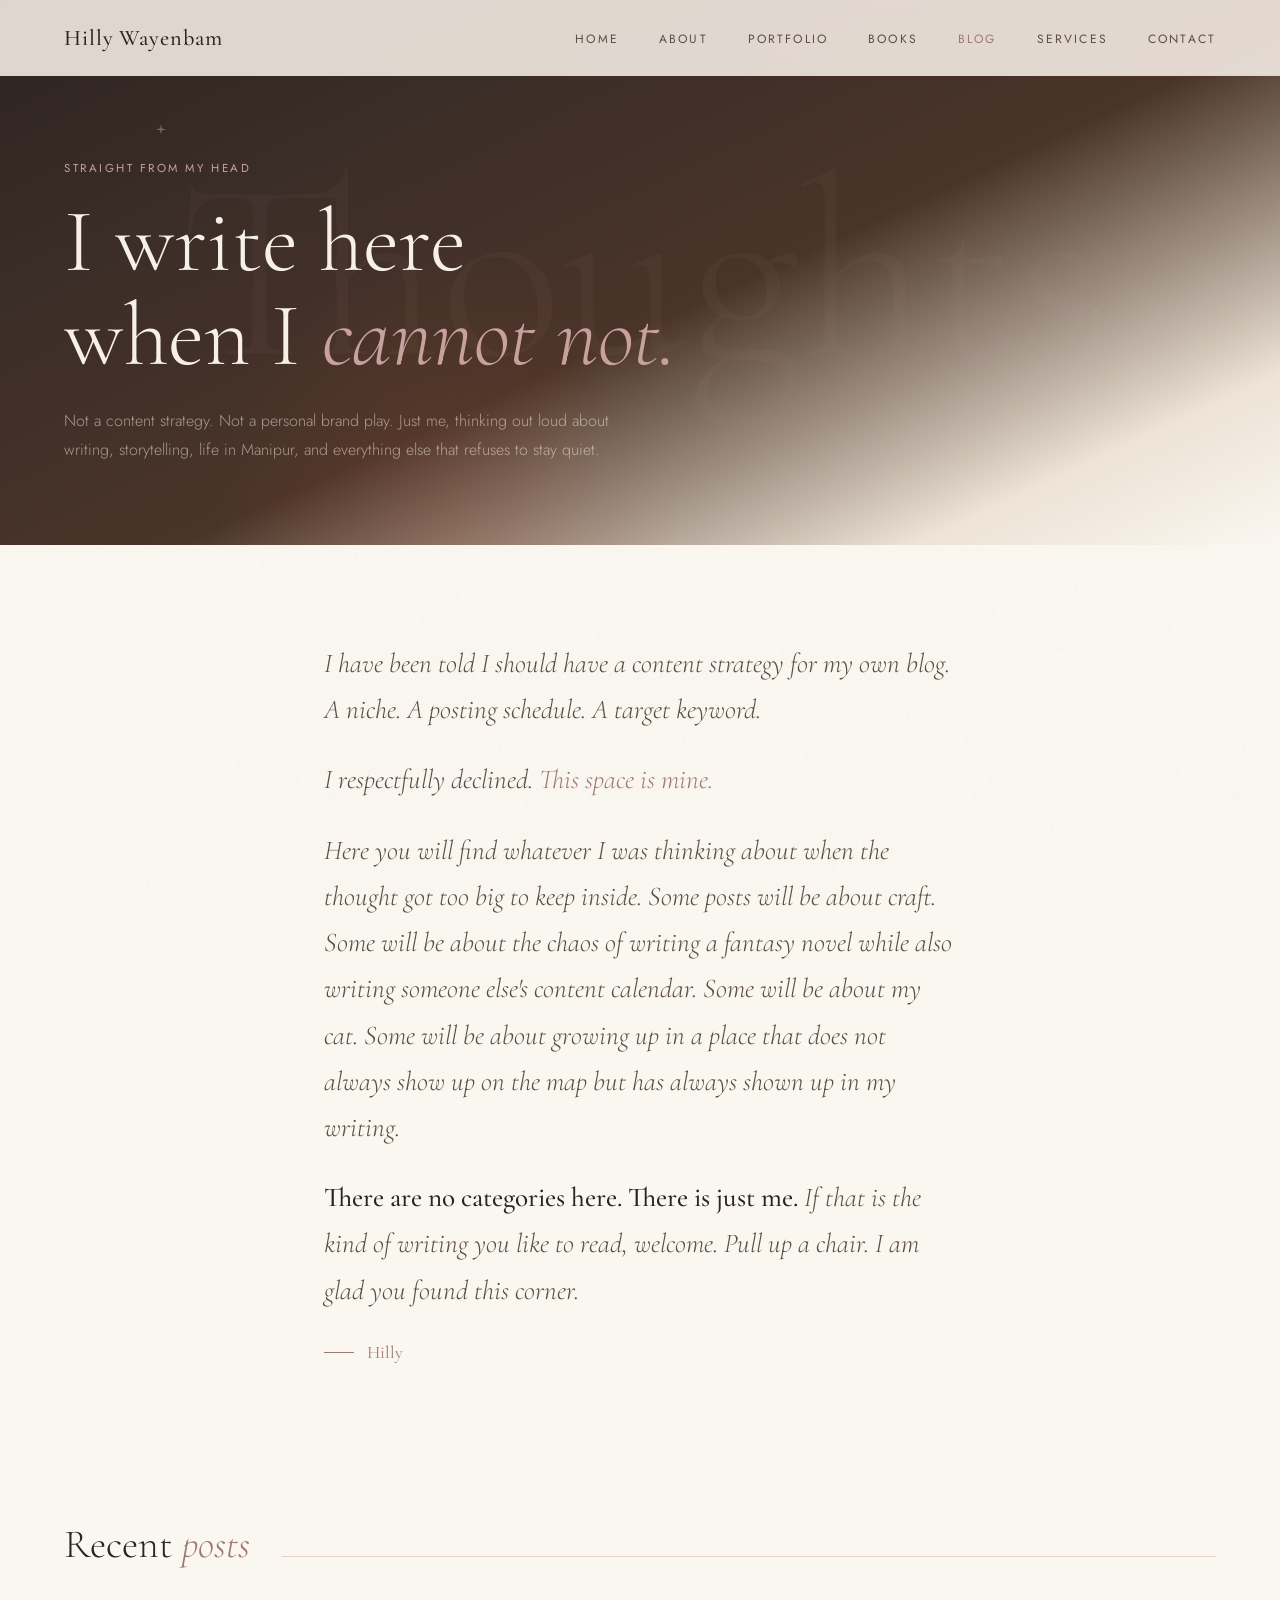
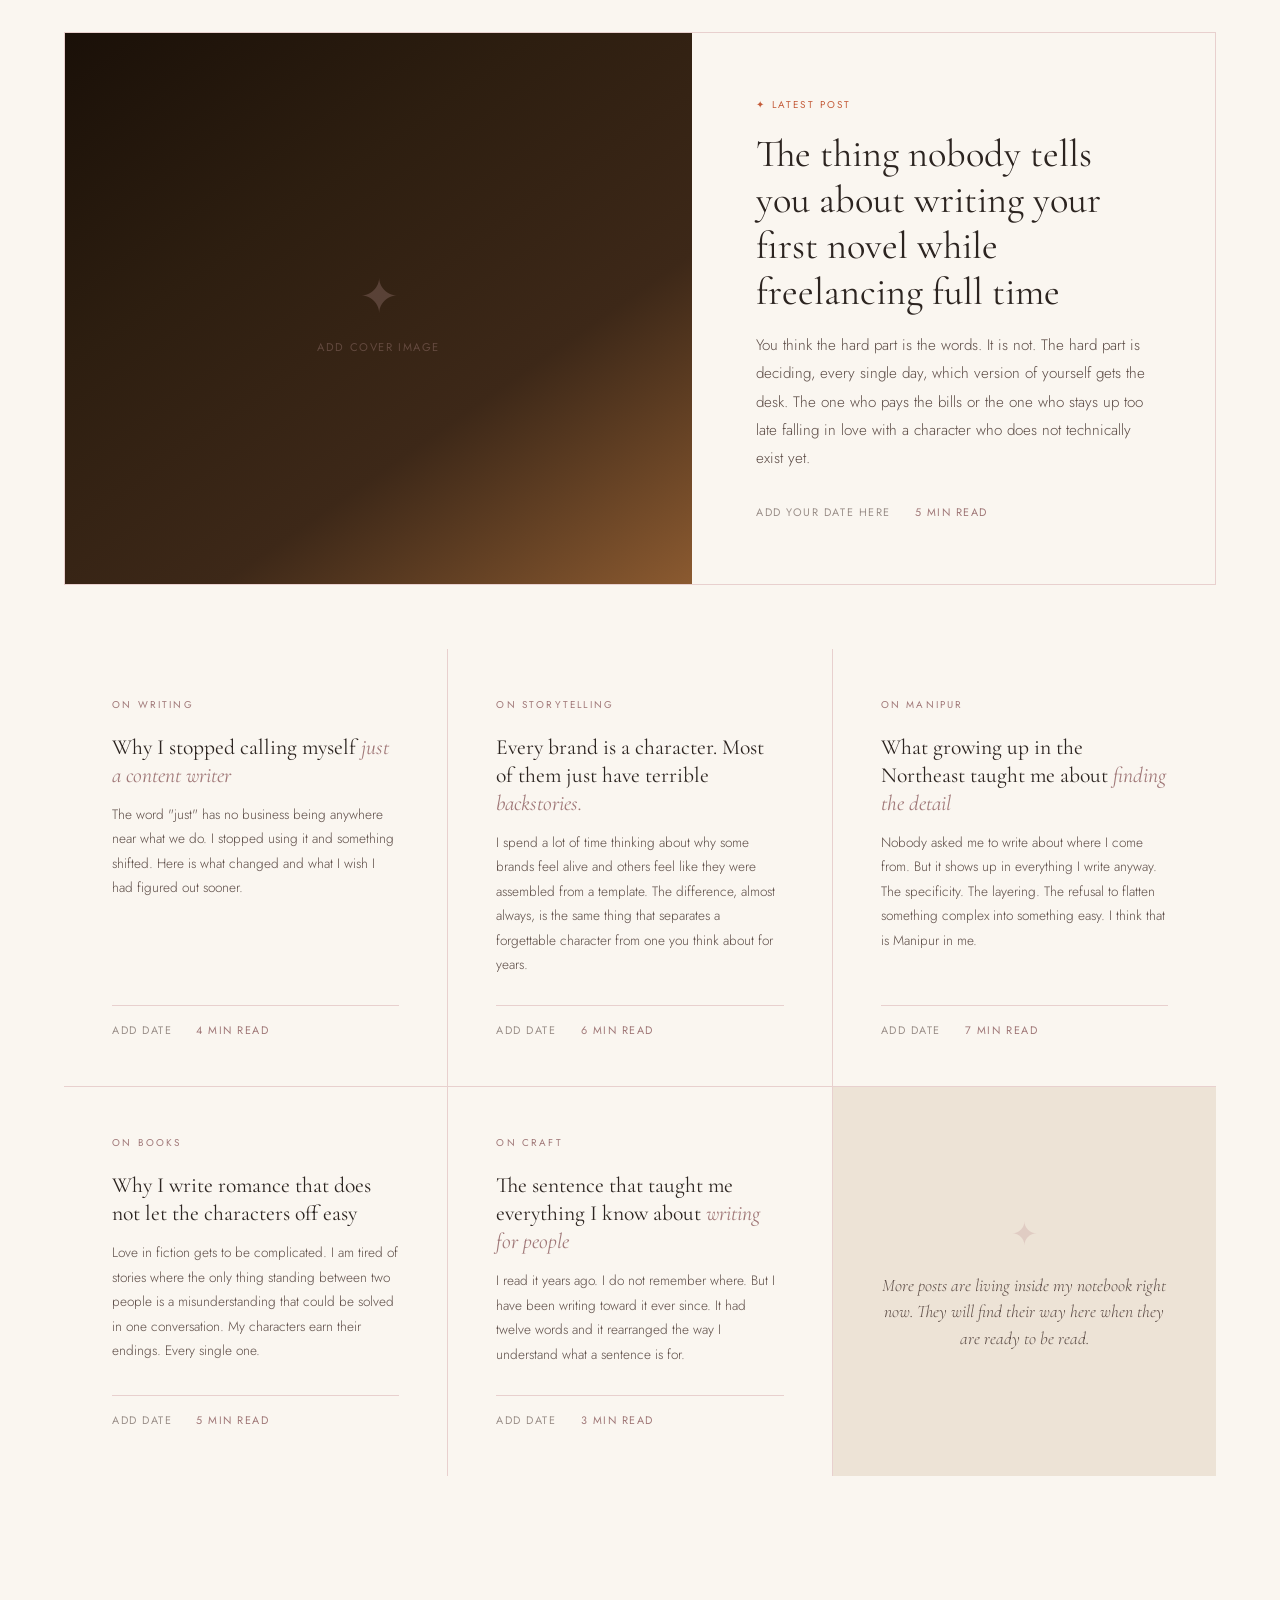
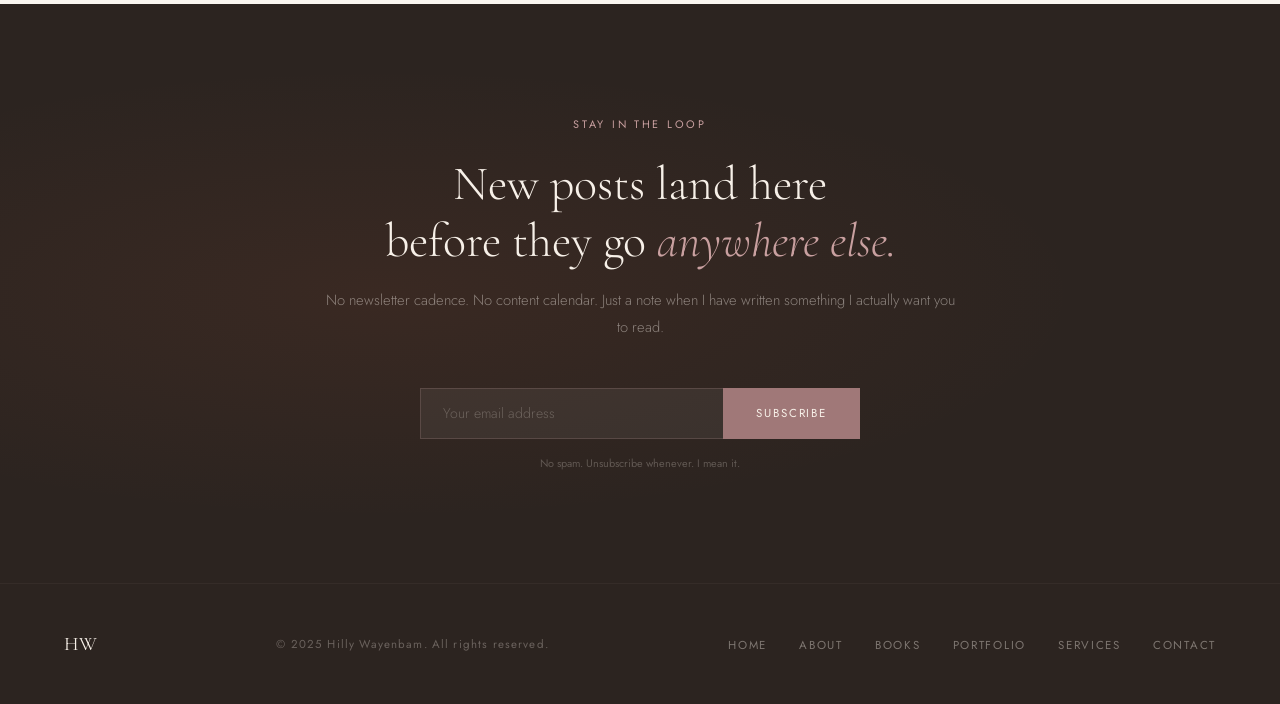
<file: blog.html>
<!DOCTYPE html>
<html lang="en">
<head>
  <meta charset="UTF-8" />
  <meta name="viewport" content="width=device-width, initial-scale=1.0" />
  <title>Blog — Hilly Wayenbam</title>
  <link href="https://fonts.googleapis.com/css2?family=Cormorant+Garamond:ital,wght@0,300;0,400;0,500;0,600;1,300;1,400;1,500&family=Jost:wght@300;400;500&display=swap" rel="stylesheet" />
  <style>
    :root {
      --rose: #c9a0a0; --rose-light: #e8d0ce; --rose-deep: #a07878;
      --parchment: #f7f0e8; --parchment-dark: #ede3d6;
      --ink: #2c2420; --ink-light: #5c4c46;
      --gold: #c8a96e; --cream: #faf6f0; --ember: #c45c3a;
    }
    *, *::before, *::after { box-sizing: border-box; margin: 0; padding: 0; }
    html { scroll-behavior: smooth; }
    body { font-family: 'Jost', sans-serif; background: var(--cream); color: var(--ink); overflow-x: hidden; }
    body::before {
      content: ''; position: fixed; inset: 0;
      background-image: url("data:image/svg+xml,%3Csvg viewBox='0 0 256 256' xmlns='http://www.w3.org/2000/svg'%3E%3Cfilter id='n'%3E%3CfeTurbulence type='fractalNoise' baseFrequency='0.9' numOctaves='4' stitchTiles='stitch'/%3E%3C/filter%3E%3Crect width='100%25' height='100%25' filter='url(%23n)' opacity='0.04'/%3E%3C/svg%3E");
      pointer-events: none; z-index: 0; opacity: 0.5;
    }
    nav {
      position: fixed; top: 0; left: 0; right: 0; z-index: 100;
      padding: 1.5rem 4rem; display: flex; justify-content: space-between; align-items: center;
      background: rgba(247,240,232,0.88); backdrop-filter: blur(14px);
      border-bottom: 1px solid var(--rose-light);
    }
    .nav-logo { font-family: 'Cormorant Garamond', serif; font-size: 1.4rem; font-weight: 500; color: var(--ink); text-decoration: none; letter-spacing: 0.04em; }
    .nav-links { display: flex; gap: 2.5rem; list-style: none; }
    .nav-links a { font-size: .75rem; letter-spacing: .18em; text-transform: uppercase; color: var(--ink-light); text-decoration: none; transition: color .3s; }
    .nav-links a:hover, .nav-links a.active { color: var(--rose-deep); }

    @keyframes fadeUp { from{opacity:0;transform:translateY(28px)} to{opacity:1;transform:translateY(0)} }
    @keyframes sparkle { 0%,100%{opacity:.15;transform:scale(.8) rotate(0deg)} 50%{opacity:.9;transform:scale(1.3) rotate(20deg)} }
    .fade-up { opacity:0; transform:translateY(32px); transition:opacity .75s ease,transform .75s ease; }
    .fade-up.visible { opacity:1; transform:none; }

    /* HERO */
    .hero {
      min-height: 60vh; display: flex; flex-direction: column; justify-content: flex-end;
      padding: 10rem 4rem 5rem;
      background: linear-gradient(155deg, #2c2420 0%, #3d2e28 30%, #4a3428 55%, var(--parchment-dark) 85%, var(--cream) 100%);
      position: relative; overflow: hidden;
    }
    .hero-bg-word {
      position: absolute; top: 50%; left: 50%; transform: translate(-50%,-50%);
      font-family: 'Cormorant Garamond', serif; font-size: clamp(8rem,20vw,22rem);
      font-weight: 300; color: rgba(201,160,160,.05);
      white-space: nowrap; pointer-events: none; user-select: none;
    }
    .ember-glow {
      position: absolute; bottom: 0; left: 15%; width: 40%; height: 60%;
      background: radial-gradient(ellipse at bottom, rgba(196,92,58,.14) 0%, transparent 65%);
      pointer-events: none;
    }
    .star { position: absolute; pointer-events: none; }
    .hero-eyebrow { font-size:.72rem; letter-spacing:.22em; text-transform:uppercase; color:var(--rose); margin-bottom:1.2rem; opacity:0; animation:fadeUp .8s .2s forwards; }
    .hero-title { font-family:'Cormorant Garamond',serif; font-size:clamp(3.5rem,7vw,6.5rem); font-weight:300; line-height:1.05; color:var(--parchment); opacity:0; animation:fadeUp .9s .4s forwards; }
    .hero-title em { font-style:italic; color:var(--rose); }
    .hero-sub { margin-top:1.5rem; font-size:1rem; font-weight:300; line-height:1.8; color:rgba(247,240,232,.55); max-width:580px; opacity:0; animation:fadeUp .9s .65s forwards; }
    main { position:relative; z-index:1; }

    /* INTRO NOTE */
    .blog-intro {
      padding: 6rem 4rem;
      max-width: 760px; margin: 0 auto;
    }
    .blog-intro p {
      font-family: 'Cormorant Garamond', serif;
      font-size: clamp(1.25rem, 2.5vw, 1.7rem); font-weight: 300;
      line-height: 1.7; color: var(--ink-light); font-style: italic;
      margin-bottom: 1.5rem;
    }
    .blog-intro p strong { font-weight: 500; color: var(--ink); font-style: normal; }
    .blog-intro p em { color: var(--rose-deep); }
    .blog-intro .sign {
      font-family: 'Cormorant Garamond', serif; font-size: 1.1rem;
      font-weight: 400; color: var(--rose-deep); font-style: normal;
      display: flex; align-items: center; gap: 0.8rem; margin-top: 0.5rem;
    }
    .blog-intro .sign::before { content: ''; width: 30px; height: 1px; background: var(--rose-deep); }

    /* POSTS GRID */
    .posts-section { padding: 2rem 4rem 8rem; }
    .posts-header { display: flex; align-items: baseline; gap: 2rem; margin-bottom: 4rem; }
    .posts-header h2 { font-family: 'Cormorant Garamond', serif; font-size: clamp(1.8rem,3.5vw,2.5rem); font-weight: 300; color: var(--ink); }
    .posts-header h2 em { font-style: italic; color: var(--rose-deep); }
    .posts-header .divider { flex: 1; height: 1px; background: var(--rose-light); }

    /* FEATURED POST */
    .featured-post {
      display: grid; grid-template-columns: 1.2fr 1fr;
      gap: 0; margin-bottom: 4rem;
      border: 1px solid var(--rose-light);
      overflow: hidden; transition: border-color .4s;
      text-decoration: none;
    }
    .featured-post:hover { border-color: var(--rose-deep); }
    .featured-post-image {
      aspect-ratio: auto; min-height: 380px;
      background: linear-gradient(145deg, #1a1008, #2d1e10, #3d2818, #8b5a30);
      display: flex; align-items: center; justify-content: center;
      position: relative; overflow: hidden;
    }
    .featured-post-image .img-placeholder {
      text-align: center;
    }
    .featured-post-image .img-placeholder span { font-size: 3rem; color: rgba(201,160,160,.25); display: block; margin-bottom: .5rem; }
    .featured-post-image .img-placeholder p { font-size: .7rem; letter-spacing: .14em; text-transform: uppercase; color: rgba(201,160,160,.3); }
    .featured-post-body { padding: 4rem; background: var(--cream); display: flex; flex-direction: column; justify-content: center; }
    .post-tag { font-size: .62rem; letter-spacing: .22em; text-transform: uppercase; color: var(--rose-deep); margin-bottom: 1.2rem; }
    .post-tag.featured-tag { color: var(--ember); }
    .featured-post-body h2 { font-family: 'Cormorant Garamond', serif; font-size: clamp(1.6rem,3vw,2.4rem); font-weight: 400; color: var(--ink); line-height: 1.2; margin-bottom: 1rem; }
    .featured-post-body h2 em { font-style: italic; color: var(--rose-deep); }
    .featured-post-body .excerpt { font-size: .95rem; line-height: 1.85; color: var(--ink-light); font-weight: 300; margin-bottom: 2rem; }
    .post-meta { display: flex; align-items: center; gap: 1.5rem; }
    .post-date { font-size: .68rem; letter-spacing: .14em; text-transform: uppercase; color: var(--ink-light); opacity: .6; }
    .post-read { font-size: .68rem; letter-spacing: .14em; text-transform: uppercase; color: var(--rose-deep); }

    /* POSTS GRID */
    .posts-grid {
      display: grid; grid-template-columns: repeat(3, 1fr);
      gap: 1px; background: var(--rose-light);
    }
    .post-card {
      background: var(--cream); padding: 3rem;
      display: flex; flex-direction: column; gap: .8rem;
      text-decoration: none; transition: background .3s;
      position: relative; overflow: hidden;
    }
    .post-card::after { content:''; position:absolute; bottom:0;left:0;right:0;height:2px;background:var(--rose-deep);transform:scaleX(0);transform-origin:left;transition:transform .4s; }
    .post-card:hover { background: var(--parchment); }
    .post-card:hover::after { transform: scaleX(1); }
    .post-card .post-tag { margin-bottom: .5rem; }
    .post-card h3 { font-family:'Cormorant Garamond',serif; font-size:1.35rem; font-weight:400; color:var(--ink); line-height:1.3; }
    .post-card h3 em { font-style:italic; color:var(--rose-deep); }
    .post-card .excerpt { font-size:.85rem; line-height:1.8; color:var(--ink-light); font-weight:300; flex:1; }
    .post-card .post-meta { margin-top:1rem; padding-top:1rem; border-top:1px solid var(--rose-light); }

    /* COMING SOON CARD */
    .post-card-soon {
      background: var(--parchment-dark); padding: 3rem;
      display: flex; flex-direction: column; align-items: center;
      justify-content: center; text-align: center; gap: 1rem;
      min-height: 260px;
    }
    .soon-icon { font-size: 2rem; color: var(--rose); opacity: .35; }
    .soon-text { font-family: 'Cormorant Garamond', serif; font-size: 1.1rem; font-weight: 300; font-style: italic; color: var(--ink-light); line-height: 1.5; }

    /* SUBSCRIBE STRIP */
    .subscribe {
      background: var(--ink); padding: 7rem 4rem;
      position: relative; overflow: hidden;
    }
    .subscribe::before {
      content: ''; position: absolute; inset: 0;
      background: radial-gradient(ellipse at 30% 50%, rgba(196,92,58,.09) 0%, transparent 55%);
      pointer-events: none;
    }
    .subscribe-inner { max-width: 640px; margin: 0 auto; text-align: center; position: relative; z-index: 1; }
    .subscribe-label { font-size:.68rem; letter-spacing:.25em; text-transform:uppercase; color:var(--rose); margin-bottom:1.5rem; }
    .subscribe-title { font-family:'Cormorant Garamond',serif; font-size:clamp(2rem,4vw,3rem); font-weight:300; color:var(--parchment); line-height:1.2; margin-bottom:1rem; }
    .subscribe-title em { font-style:italic; color:var(--rose); }
    .subscribe-sub { font-size:.92rem; line-height:1.8; color:rgba(247,240,232,.45); font-weight:300; margin-bottom:3rem; }
    .subscribe-form { display:flex; gap:0; max-width:440px; margin:0 auto; }
    .subscribe-form input {
      flex:1; font-family:'Jost',sans-serif; font-size:.88rem; font-weight:300;
      color:var(--parchment); background:rgba(255,255,255,.06);
      border:1px solid rgba(201,160,160,.2); border-right:none;
      padding:.9rem 1.4rem; outline:none;
      transition:border-color .3s;
    }
    .subscribe-form input::placeholder { color:rgba(247,240,232,.25); }
    .subscribe-form input:focus { border-color:rgba(201,160,160,.5); }
    .subscribe-form button {
      padding:.9rem 2rem; font-family:'Jost',sans-serif; font-size:.72rem;
      letter-spacing:.16em; text-transform:uppercase;
      background:var(--rose-deep); color:var(--parchment);
      border:1px solid var(--rose-deep); cursor:pointer; transition:background .3s;
    }
    .subscribe-form button:hover { background:var(--ember); border-color:var(--ember); }
    .subscribe-note { font-size:.68rem; color:rgba(247,240,232,.25); margin-top:1rem; }

    footer { background:var(--ink); padding:3rem 4rem; display:flex; justify-content:space-between; align-items:center; border-top:1px solid rgba(201,160,160,.06); }
    footer .logo { font-family:'Cormorant Garamond',serif; font-size:1.2rem; font-weight:400; color:var(--parchment); }
    footer p { font-size:.72rem; letter-spacing:.1em; color:rgba(247,240,232,.3); }
    footer .footer-links { display:flex; gap:2rem; list-style:none; }
    footer .footer-links a { font-size:.72rem; letter-spacing:.15em; text-transform:uppercase; color:rgba(247,240,232,.4); text-decoration:none; transition:color .3s; }
    footer .footer-links a:hover { color:var(--rose); }

    @media(max-width:900px){
      nav{padding:1.2rem 2rem;} .hero{padding:8rem 2rem 4rem;}
      .blog-intro{padding:5rem 2rem;}
      .posts-section{padding:2rem 2rem 5rem;}
      .featured-post{grid-template-columns:1fr;}
      .featured-post-image{min-height:240px;}
      .featured-post-body{padding:2.5rem 2rem;}
      .posts-grid{grid-template-columns:1fr 1fr;}
      .subscribe{padding:5rem 2rem;}
      footer{flex-direction:column;gap:1.5rem;text-align:center;padding:2.5rem 2rem;}
    }
    @media(max-width:600px){ .nav-links{display:none;} .posts-grid{grid-template-columns:1fr;} }
  </style>
</head>
<body>
  <nav>
    <a href="index.html" class="nav-logo">Hilly Wayenbam</a>
    <ul class="nav-links">
      <li><a href="index.html">Home</a></li>
      <li><a href="about.html">About</a></li>
      <li><a href="portfolio.html">Portfolio</a></li>
      <li><a href="books.html">Books</a></li>
      <li><a href="blog.html" class="active">Blog</a></li>
      <li><a href="services.html">Services</a></li>
      <li><a href="contact.html">Contact</a></li>
    </ul>
  </nav>

  <section class="hero">
    <div class="hero-bg-word">Thoughts</div>
    <div class="ember-glow"></div>
    <div class="star" style="top:22%;left:12%;animation:sparkle 3.4s infinite;"><svg width="14" height="14" viewBox="0 0 24 24"><path d="M12 2 L13.5 9.5 L21 11 L13.5 12.5 L12 20 L10.5 12.5 L3 11 L10.5 9.5 Z" fill="#c9a0a0" opacity="0.5"/></svg></div>
    <div class="star" style="top:55%;right:14%;animation:sparkle 2.6s 1s infinite;"><svg width="10" height="10" viewBox="0 0 24 24"><path d="M12 2 L13.5 9.5 L21 11 L13.5 12.5 L12 20 L10.5 12.5 L3 11 L10.5 9.5 Z" fill="#c8a96e" opacity="0.5"/></svg></div>
    <p class="hero-eyebrow">Straight from my head</p>
    <h1 class="hero-title">I write here<br>when I <em>cannot not.</em></h1>
    <p class="hero-sub">Not a content strategy. Not a personal brand play. Just me, thinking out loud about writing, storytelling, life in Manipur, and everything else that refuses to stay quiet.</p>
  </section>

  <main>
    <!-- INTRO NOTE IN HILLY'S VOICE -->
    <div class="blog-intro">
      <p class="fade-up">
        I have been told I should have a content strategy for my own blog. A niche. A posting schedule. A target keyword.
      </p>
      <p class="fade-up">
        I respectfully declined. <em>This space is mine.</em>
      </p>
      <p class="fade-up">
        Here you will find whatever I was thinking about when the thought got too big to keep inside. Some posts will be about craft. Some will be about the chaos of writing a fantasy novel while also writing someone else's content calendar. Some will be about my cat. Some will be about growing up in a place that does not always show up on the map but has always shown up in my writing.
      </p>
      <p class="fade-up">
        <strong>There are no categories here. There is just me.</strong> If that is the kind of writing you like to read, welcome. Pull up a chair. I am glad you found this corner.
      </p>
      <p class="fade-up sign">Hilly</p>
    </div>

    <section class="posts-section">
      <div class="posts-header">
        <h2 class="fade-up">Recent <em>posts</em></h2>
        <div class="divider"></div>
      </div>

      <!-- FEATURED POST — replace with first real post -->
      <a href="#" class="featured-post fade-up">
        <div class="featured-post-image">
          <div class="img-placeholder">
            <span>✦</span>
            <p>Add cover image</p>
          </div>
        </div>
        <div class="featured-post-body">
          <p class="post-tag featured-tag">✦ Latest post</p>
          <h2>The thing nobody tells you about writing your first novel while freelancing full time</h2>
          <p class="excerpt">You think the hard part is the words. It is not. The hard part is deciding, every single day, which version of yourself gets the desk. The one who pays the bills or the one who stays up too late falling in love with a character who does not technically exist yet.</p>
          <div class="post-meta">
            <span class="post-date">Add your date here</span>
            <span class="post-read">5 min read</span>
          </div>
        </div>
      </a>

      <!-- POSTS GRID -->
      <div class="posts-grid">

        <a href="#" class="post-card fade-up">
          <p class="post-tag">On writing</p>
          <h3>Why I stopped calling myself <em>just a content writer</em></h3>
          <p class="excerpt">The word "just" has no business being anywhere near what we do. I stopped using it and something shifted. Here is what changed and what I wish I had figured out sooner.</p>
          <div class="post-meta">
            <span class="post-date">Add date</span>
            <span class="post-read">4 min read</span>
          </div>
        </a>

        <a href="#" class="post-card fade-up">
          <p class="post-tag">On storytelling</p>
          <h3>Every brand is a character. Most of them just have terrible <em>backstories.</em></h3>
          <p class="excerpt">I spend a lot of time thinking about why some brands feel alive and others feel like they were assembled from a template. The difference, almost always, is the same thing that separates a forgettable character from one you think about for years.</p>
          <div class="post-meta">
            <span class="post-date">Add date</span>
            <span class="post-read">6 min read</span>
          </div>
        </a>

        <a href="#" class="post-card fade-up">
          <p class="post-tag">On Manipur</p>
          <h3>What growing up in the Northeast taught me about <em>finding the detail</em></h3>
          <p class="excerpt">Nobody asked me to write about where I come from. But it shows up in everything I write anyway. The specificity. The layering. The refusal to flatten something complex into something easy. I think that is Manipur in me.</p>
          <div class="post-meta">
            <span class="post-date">Add date</span>
            <span class="post-read">7 min read</span>
          </div>
        </a>

        <a href="#" class="post-card fade-up">
          <p class="post-tag">On books</p>
          <h3>Why I write romance that does not let the characters off easy</h3>
          <p class="excerpt">Love in fiction gets to be complicated. I am tired of stories where the only thing standing between two people is a misunderstanding that could be solved in one conversation. My characters earn their endings. Every single one.</p>
          <div class="post-meta">
            <span class="post-date">Add date</span>
            <span class="post-read">5 min read</span>
          </div>
        </a>

        <a href="#" class="post-card fade-up">
          <p class="post-tag">On craft</p>
          <h3>The sentence that taught me everything I know about <em>writing for people</em></h3>
          <p class="excerpt">I read it years ago. I do not remember where. But I have been writing toward it ever since. It had twelve words and it rearranged the way I understand what a sentence is for.</p>
          <div class="post-meta">
            <span class="post-date">Add date</span>
            <span class="post-read">3 min read</span>
          </div>
        </a>

        <div class="post-card-soon fade-up">
          <div class="soon-icon">✦</div>
          <p class="soon-text">More posts are living inside my notebook right now. They will find their way here when they are ready to be read.</p>
        </div>

      </div>
    </section>

    <!-- SUBSCRIBE -->
    <section class="subscribe">
      <div class="subscribe-inner">
        <p class="subscribe-label fade-up">Stay in the loop</p>
        <h2 class="subscribe-title fade-up">New posts land here<br>before they go <em>anywhere else.</em></h2>
        <p class="subscribe-sub fade-up">No newsletter cadence. No content calendar. Just a note when I have written something I actually want you to read.</p>
        <form class="subscribe-form fade-up" onsubmit="return false;">
          <input type="email" placeholder="Your email address" />
          <button type="submit">Subscribe</button>
        </form>
        <p class="subscribe-note fade-up">No spam. Unsubscribe whenever. I mean it.</p>
      </div>
    </section>
  </main>

  <footer>
    <div class="logo">HW</div>
    <p>© 2025 Hilly Wayenbam. All rights reserved.</p>
    <ul class="footer-links">
      <li><a href="index.html">Home</a></li>
      <li><a href="about.html">About</a></li>
      <li><a href="books.html">Books</a></li>
      <li><a href="portfolio.html">Portfolio</a></li>
      <li><a href="services.html">Services</a></li>
      <li><a href="contact.html">Contact</a></li>
    </ul>
  </footer>
  <script>
    const obs = new IntersectionObserver(entries => entries.forEach(e => { if(e.isIntersecting) e.target.classList.add('visible'); }), {threshold:.08});
    document.querySelectorAll('.fade-up').forEach(el => obs.observe(el));
  </script>
</body>
</html>
</file>
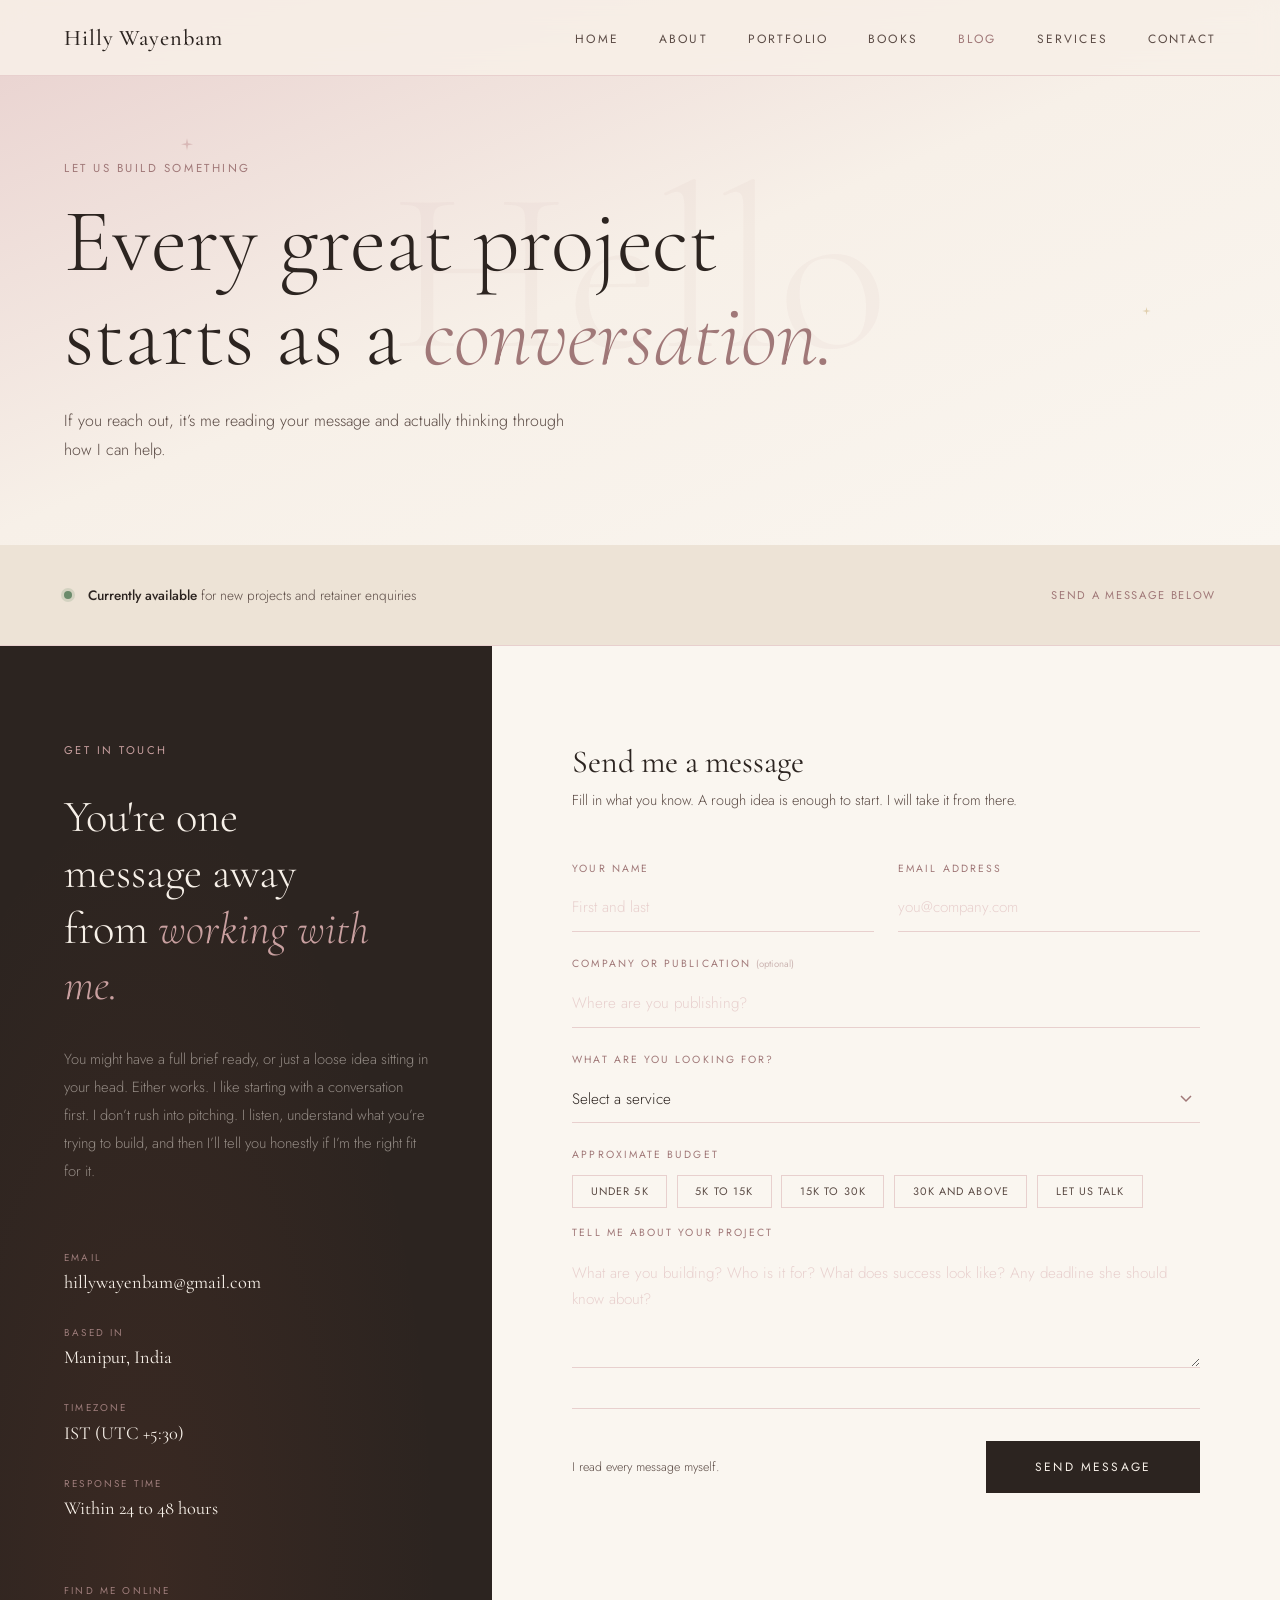
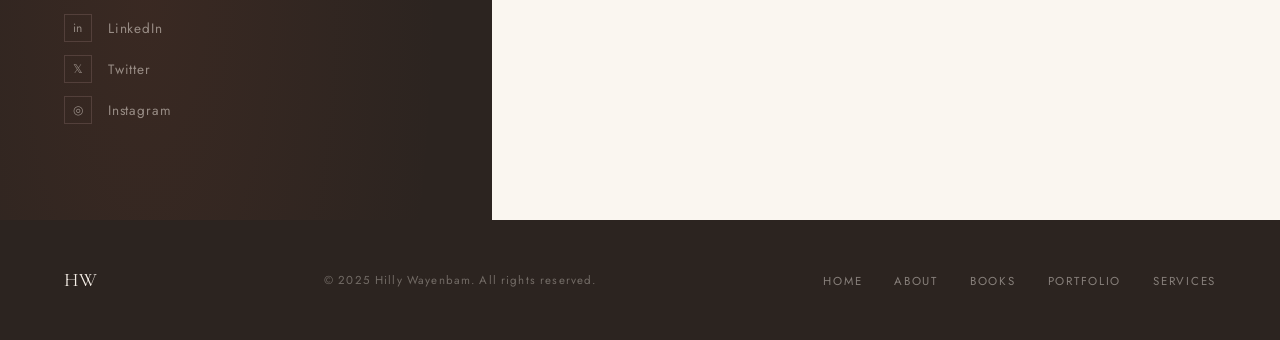
<file: contact.html>
<!DOCTYPE html>
<html lang="en">
<head>
  <meta charset="UTF-8" />
  <meta name="viewport" content="width=device-width, initial-scale=1.0" />
  <title>Contact — Hilly Wayenbam</title>
  <link href="https://fonts.googleapis.com/css2?family=Cormorant+Garamond:ital,wght@0,300;0,400;0,500;0,600;1,300;1,400;1,500&family=Jost:wght@300;400;500&display=swap" rel="stylesheet" />
  <style>
    :root {
      --rose: #c9a0a0; --rose-light: #e8d0ce; --rose-deep: #a07878;
      --parchment: #f7f0e8; --parchment-dark: #ede3d6;
      --ink: #2c2420; --ink-light: #5c4c46;
      --gold: #c8a96e; --cream: #faf6f0;
    }
    *, *::before, *::after { box-sizing: border-box; margin: 0; padding: 0; }
    html { scroll-behavior: smooth; }
    body { font-family: 'Jost', sans-serif; background: var(--cream); color: var(--ink); overflow-x: hidden; }
    body::before {
      content: ''; position: fixed; inset: 0;
      background-image: url("data:image/svg+xml,%3Csvg viewBox='0 0 256 256' xmlns='http://www.w3.org/2000/svg'%3E%3Cfilter id='n'%3E%3CfeTurbulence type='fractalNoise' baseFrequency='0.9' numOctaves='4' stitchTiles='stitch'/%3E%3C/filter%3E%3Crect width='100%25' height='100%25' filter='url(%23n)' opacity='0.04'/%3E%3C/svg%3E");
      pointer-events: none; z-index: 0; opacity: 0.5;
    }
    nav {
      position: fixed; top: 0; left: 0; right: 0; z-index: 100;
      padding: 1.5rem 4rem; display: flex; justify-content: space-between; align-items: center;
      background: rgba(247,240,232,0.88); backdrop-filter: blur(14px);
      border-bottom: 1px solid var(--rose-light);
    }
    .nav-logo { font-family: 'Cormorant Garamond', serif; font-size: 1.4rem; font-weight: 500; color: var(--ink); text-decoration: none; letter-spacing: 0.04em; }
    .nav-links { display: flex; gap: 2.5rem; list-style: none; }
    .nav-links a { font-size: .75rem; letter-spacing: .18em; text-transform: uppercase; color: var(--ink-light); text-decoration: none; transition: color .3s; }
    .nav-links a:hover, .nav-links a.active { color: var(--rose-deep); }
    .hero {
      min-height: 52vh; display: flex; flex-direction: column; justify-content: flex-end;
      padding: 10rem 4rem 5rem;
      background: linear-gradient(158deg, var(--rose-light) 0%, var(--parchment) 50%, var(--cream) 100%);
      position: relative; overflow: hidden;
    }
    .hero-bg-text {
      position: absolute; top: 50%; left: 50%; transform: translate(-50%, -50%);
      font-family: 'Cormorant Garamond', serif; font-size: clamp(7rem, 18vw, 20rem);
      font-weight: 300; color: rgba(201,160,160,.07); white-space: nowrap; pointer-events: none; user-select: none;
    }
    .star { position: absolute; pointer-events: none; }
    @keyframes sparkle { 0%,100%{opacity:.2;transform:scale(.8) rotate(0deg)} 50%{opacity:1;transform:scale(1.3) rotate(18deg)} }
    @keyframes fadeUp { from{opacity:0;transform:translateY(28px)} to{opacity:1;transform:translateY(0)} }
    .hero-eyebrow { font-size:.72rem; letter-spacing:.22em; text-transform:uppercase; color:var(--rose-deep); margin-bottom:1.2rem; opacity:0; animation:fadeUp .8s .2s forwards; }
    .hero-title { font-family:'Cormorant Garamond',serif; font-size:clamp(3.5rem,7vw,6.5rem); font-weight:300; line-height:1.05; color:var(--ink); opacity:0; animation:fadeUp .9s .4s forwards; }
    .hero-title em { font-style:italic; color:var(--rose-deep); }
    .hero-sub { margin-top:1.5rem; font-size:1rem; font-weight:300; line-height:1.8; color:var(--ink-light); max-width:520px; opacity:0; animation:fadeUp .9s .65s forwards; }
    main { position:relative; z-index:1; }
    .fade-up { opacity:0; transform:translateY(32px); transition:opacity .75s ease,transform .75s ease; }
    .fade-up.visible { opacity:1; transform:none; }

    /* AVAILABILITY */
    .avail-bar { background:var(--parchment-dark); padding:2.5rem 4rem; display:flex; justify-content:space-between; align-items:center; border-bottom:1px solid var(--rose-light); }
    .avail-text { display:flex; align-items:center; gap:1rem; }
    .avail-dot { width:8px; height:8px; border-radius:50%; background:#6b8b6b; box-shadow:0 0 0 3px rgba(107,139,107,.2); animation:pulse 2s infinite; }
    @keyframes pulse { 0%,100%{box-shadow:0 0 0 3px rgba(107,139,107,.2)} 50%{box-shadow:0 0 0 7px rgba(107,139,107,.08)} }
    .avail-label { font-size:.85rem; color:var(--ink-light); font-weight:300; }
    .avail-label strong { font-weight:500; color:var(--ink); }
    .avail-link { font-size:.7rem; letter-spacing:.15em; text-transform:uppercase; color:var(--rose-deep); text-decoration:none; transition:opacity .3s; }
    .avail-link:hover { opacity:.6; }

    /* CONTACT LAYOUT */
    .contact-layout { display:grid; grid-template-columns:1fr 1.6fr; min-height:72vh; }
    .contact-left { padding:6rem 4rem; background:var(--ink); position:relative; overflow:hidden; }
    .contact-left::before { content:''; position:absolute; inset:0; background:radial-gradient(ellipse at 30% 80%,rgba(196,92,58,.09) 0%,transparent 60%); pointer-events:none; }
    .contact-left-inner { position:relative; z-index:1; }
    .contact-label { font-size:.7rem; letter-spacing:.22em; text-transform:uppercase; color:var(--rose); margin-bottom:2rem; }
    .contact-headline { font-family:'Cormorant Garamond',serif; font-size:clamp(1.8rem,3.5vw,2.8rem); font-weight:300; color:var(--parchment); line-height:1.25; margin-bottom:2rem; }
    .contact-headline em { font-style:italic; color:var(--rose); }
    .contact-intro { font-size:.92rem; line-height:1.9; color:rgba(247,240,232,.5); font-weight:300; margin-bottom:4rem; }
    .info-block { display:flex; flex-direction:column; gap:2rem; margin-bottom:4rem; }
    .info-item {}
    .info-label { font-size:.62rem; letter-spacing:.22em; text-transform:uppercase; color:var(--rose); opacity:.7; margin-bottom:.4rem; }
    .info-value { font-family:'Cormorant Garamond',serif; font-size:1.15rem; font-weight:400; color:var(--parchment); }
    .info-value a { color:var(--parchment); text-decoration:none; transition:color .3s; }
    .info-value a:hover { color:var(--rose); }
    .social-label { font-size:.62rem; letter-spacing:.22em; text-transform:uppercase; color:var(--rose); opacity:.7; margin-bottom:1rem; }
    .social-links { display:flex; flex-direction:column; gap:.8rem; }
    .social-link { display:flex; align-items:center; gap:1rem; font-size:.85rem; color:rgba(247,240,232,.5); text-decoration:none; transition:color .3s; letter-spacing:.06em; }
    .social-link:hover { color:var(--rose); }
    .social-icon { width:28px; height:28px; border:1px solid rgba(201,160,160,.2); display:flex; align-items:center; justify-content:center; font-size:.75rem; transition:border-color .3s; }
    .social-link:hover .social-icon { border-color:var(--rose); }

    /* FORM */
    .contact-right { padding:6rem 5rem; background:var(--cream); }
    .form-title { font-family:'Cormorant Garamond',serif; font-size:2rem; font-weight:400; color:var(--ink); margin-bottom:.5rem; }
    .form-subtitle { font-size:.9rem; color:var(--ink-light); font-weight:300; margin-bottom:3rem; line-height:1.65; }
    .form-row { display:grid; grid-template-columns:1fr 1fr; gap:1.5rem; margin-bottom:1.5rem; }
    .field { display:flex; flex-direction:column; gap:.5rem; margin-bottom:1.5rem; }
    .field-row { margin-bottom:0; }
    label { font-size:.65rem; letter-spacing:.2em; text-transform:uppercase; color:var(--rose-deep); }
    input, select, textarea { font-family:'Jost',sans-serif; font-size:.95rem; font-weight:300; color:var(--ink); background:transparent; border:none; border-bottom:1px solid var(--rose-light); padding:.8rem 0; outline:none; transition:border-color .3s; width:100%; }
    input:focus, select:focus, textarea:focus { border-bottom-color:var(--rose-deep); }
    input::placeholder, textarea::placeholder { color:var(--rose-light); }
    select { appearance:none; cursor:pointer; background-image:url("data:image/svg+xml,%3Csvg xmlns='http://www.w3.org/2000/svg' width='12' height='8' viewBox='0 0 12 8'%3E%3Cpath d='M1 1l5 5 5-5' stroke='%23a07878' stroke-width='1.5' fill='none'/%3E%3C/svg%3E"); background-repeat:no-repeat; background-position:right .5rem center; }
    select option { background:var(--cream); color:var(--ink); }
    textarea { resize:vertical; min-height:120px; line-height:1.7; }
    .budget-options { display:flex; flex-wrap:wrap; gap:.6rem; margin-top:.5rem; }
    .budget-chip input[type="radio"] { display:none; }
    .budget-chip label { padding:.45rem 1.1rem; font-size:.68rem; letter-spacing:.1em; text-transform:uppercase; color:var(--ink-light); border:1px solid var(--rose-light); cursor:pointer; transition:all .25s; }
    .budget-chip input[type="radio"]:checked + label { background:var(--rose-deep); border-color:var(--rose-deep); color:var(--parchment); }
    .budget-chip label:hover { border-color:var(--rose-deep); color:var(--rose-deep); }
    .form-footer { display:flex; justify-content:space-between; align-items:center; margin-top:2.5rem; padding-top:2rem; border-top:1px solid var(--rose-light); }
    .form-note { font-size:.78rem; color:var(--ink-light); font-weight:300; }
    .submit-btn { padding:1rem 3rem; font-family:'Jost',sans-serif; font-size:.75rem; letter-spacing:.18em; text-transform:uppercase; background:var(--ink); color:var(--parchment); border:1px solid var(--ink); cursor:pointer; transition:background .3s,border-color .3s; }
    .submit-btn:hover { background:var(--rose-deep); border-color:var(--rose-deep); }
    .success-msg { display:none; text-align:center; padding:4rem 2rem; }
    .success-msg .star-big { font-size:3rem; color:var(--rose-deep); display:block; margin-bottom:1rem; }
    .success-msg h3 { font-family:'Cormorant Garamond',serif; font-size:2rem; font-weight:300; color:var(--ink); margin-bottom:.5rem; }
    .success-msg p { font-size:.95rem; color:var(--ink-light); font-weight:300; }

    footer { background:var(--ink); padding:3rem 4rem; display:flex; justify-content:space-between; align-items:center; }
    footer .logo { font-family:'Cormorant Garamond',serif; font-size:1.2rem; font-weight:400; color:var(--parchment); }
    footer p { font-size:.72rem; letter-spacing:.1em; color:rgba(247,240,232,.35); }
    footer .footer-links { display:flex; gap:2rem; list-style:none; }
    footer .footer-links a { font-size:.72rem; letter-spacing:.15em; text-transform:uppercase; color:rgba(247,240,232,.45); text-decoration:none; transition:color .3s; }
    footer .footer-links a:hover { color:var(--rose); }
    @media(max-width:900px){
      nav{padding:1.2rem 2rem;} .hero{padding:8rem 2rem 4rem;}
      .avail-bar{flex-direction:column;gap:1rem;padding:2rem;text-align:center;}
      .contact-layout{grid-template-columns:1fr;}
      .contact-left{padding:4rem 2rem;} .contact-right{padding:4rem 2rem;}
      .form-row{grid-template-columns:1fr;}
      footer{flex-direction:column;gap:1.5rem;text-align:center;padding:2.5rem 2rem;}
    }
    @media(max-width:600px){ .nav-links{display:none;} .form-footer{flex-direction:column;gap:1.5rem;align-items:flex-start;} }
  </style>
</head>
<body>
   <nav>
    <a href="index.html" class="nav-logo">Hilly Wayenbam</a>
    <ul class="nav-links">
      <li><a href="index.html">Home</a></li>
      <li><a href="about.html">About</a></li>
      <li><a href="portfolio.html">Portfolio</a></li>
      <li><a href="books.html">Books</a></li>
      <li><a href="blog.html" class="active">Blog</a></li>
      <li><a href="services.html">Services</a></li>
      <li><a href="contact.html">Contact</a></li>
    </ul>
  </nav>

  <section class="hero">
    <div class="hero-bg-text">Hello</div>
    <div class="star" style="top:25%;left:14%;animation:sparkle 3s infinite;"><svg width="16" height="16" viewBox="0 0 24 24"><path d="M12 2 L13.5 9.5 L21 11 L13.5 12.5 L12 20 L10.5 12.5 L3 11 L10.5 9.5 Z" fill="#c9a0a0" opacity="0.6"/></svg></div>
    <div class="star" style="top:55%;right:10%;animation:sparkle 2.4s .9s infinite;"><svg width="11" height="11" viewBox="0 0 24 24"><path d="M12 2 L13.5 9.5 L21 11 L13.5 12.5 L12 20 L10.5 12.5 L3 11 L10.5 9.5 Z" fill="#c8a96e" opacity="0.5"/></svg></div>
    <p class="hero-eyebrow">Let us build something</p>
    <h1 class="hero-title">Every great project<br>starts as a <em>conversation.</em></h1>
    <p class="hero-sub">If you reach out, it’s me reading your message and actually thinking through how I can help.</p>
  </section>

  <main>
    <div class="avail-bar fade-up">
      <div class="avail-text">
        <div class="avail-dot"></div>
        <p class="avail-label"><strong>Currently available</strong> for new projects and retainer enquiries</p>
      </div>
      <a href="#contact-form" class="avail-link">Send a message below</a>
    </div>

    <div class="contact-layout" id="contact-form">
      <div class="contact-left fade-up">
        <div class="contact-left-inner">
          <p class="contact-label">Get in touch</p>
          <h2 class="contact-headline">You're one <br>message away<br> from <em>working with me.</em></h2>
          <p class="contact-intro">You might have a full brief ready, or just a loose idea sitting in your head. Either works. I like starting with a conversation first. I don’t rush into pitching. I listen, understand what you’re trying to build, and then I’ll tell you honestly if I’m the right fit for it.</p>

          <div class="info-block">
            <div class="info-item">
              <div class="info-label">Email</div>
              <div class="info-value"><a href="mailto:hillywayenbam@gmail.com">hillywayenbam@gmail.com</a></div>
            </div>
            <div class="info-item">
              <div class="info-label">Based in</div>
              <div class="info-value">Manipur, India</div>
            </div>
            <div class="info-item">
              <div class="info-label">Timezone</div>
              <div class="info-value">IST (UTC +5:30)</div>
            </div>
            <div class="info-item">
              <div class="info-label">Response time</div>
              <div class="info-value">Within 24 to 48 hours</div>
            </div>
          </div>

          <p class="social-label">Find me online</p>
          <div class="social-links">
            <a href="https://in.linkedin.com/in/hilly-wayenbam-8a329a1b8" class="social-link"><span class="social-icon">in</span>LinkedIn</a>
            <a href="" class="social-link"><span class="social-icon">𝕏</span>Twitter</a>
            <a href="https://www.instagram.com/hilly_wayenbam/" class="social-link"><span class="social-icon">◎</span>Instagram</a>
          </div>
        </div>
      </div>

      <div class="contact-right fade-up">
        <div id="form-container">
          <h2 class="form-title">Send me a message</h2>
          <p class="form-subtitle">Fill in what you know. A rough idea is enough to start. I will take it from there.</p>

          <form id="contactForm" onsubmit="handleSubmit(event)">
            <div class="form-row">
              <div class="field field-row">
                <label for="name">Your name</label>
                <input type="text" id="name" name="name" placeholder="First and last" required />
              </div>
              <div class="field field-row">
                <label for="email">Email address</label>
                <input type="email" id="email" name="email" placeholder="you@company.com" required />
              </div>
            </div>
            <div class="field">
              <label for="company">Company or publication <span style="opacity:.5;font-size:.6rem;text-transform:none;letter-spacing:0">(optional)</span></label>
              <input type="text" id="company" name="company" placeholder="Where are you publishing?" />
            </div>
            <div class="field">
              <label for="service">What are you looking for?</label>
              <select id="service" name="service" required>
                <option value="" disabled selected>Select a service</option>
                <option value="blog">Blog writing and long-form content</option>
                <option value="editing">Content editing and QA</option>
                <option value="retainer">Monthly retainer or content strategy</option>
                <option value="books">A conversation about my books</option>
                <option value="other">Something else entirely</option>
              </select>
            </div>
            <div class="field">
              <label>Approximate budget</label>
              <div class="budget-options">
                <div class="budget-chip"><input type="radio" id="b1" name="budget" value="under-5k" /><label for="b1">Under 5k</label></div>
                <div class="budget-chip"><input type="radio" id="b2" name="budget" value="5-15k" /><label for="b2">5k to 15k</label></div>
                <div class="budget-chip"><input type="radio" id="b3" name="budget" value="15-30k" /><label for="b3">15k to 30k</label></div>
                <div class="budget-chip"><input type="radio" id="b4" name="budget" value="30k-plus" /><label for="b4">30k and above</label></div>
                <div class="budget-chip"><input type="radio" id="b5" name="budget" value="discuss" /><label for="b5">Let us talk</label></div>
              </div>
            </div>
            <div class="field">
              <label for="message">Tell me about your project</label>
              <textarea id="message" name="message" placeholder="What are you building? Who is it for? What does success look like? Any deadline she should know about?" required></textarea>
            </div>
            <div class="form-footer">
              <p class="form-note">I read every message myself.</p>
              <button type="submit" class="submit-btn">Send message</button>
            </div>
          </form>
        </div>
        <div class="success-msg" id="successMsg">
          <span class="star-big">✦</span>
          <h3>Message received.</h3>
          <p>Hilly will be in touch within 24 to 48 hours. Looking forward to it.</p>
        </div>
      </div>
    </div>
  </main>

  <footer>
    <div class="logo">HW</div>
    <p>© 2025 Hilly Wayenbam. All rights reserved.</p>
    <ul class="footer-links">
      <li><a href="index.html">Home</a></li>
      <li><a href="about.html">About</a></li>
      <li><a href="books.html">Books</a></li>
      <li><a href="portfolio.html">Portfolio</a></li>
      <li><a href="services.html">Services</a></li>
    </ul>
  </footer>
  <script>
    const obs = new IntersectionObserver(entries => entries.forEach(e => { if(e.isIntersecting) e.target.classList.add('visible'); }), {threshold:.1});
    document.querySelectorAll('.fade-up').forEach(el => obs.observe(el));
    function handleSubmit(e) {
      e.preventDefault();
      // TO ACTIVATE: Add Formspree action to the form tag — action="https://formspree.io/f/YOUR_ID" method="POST"
      // OR use EmailJS / Netlify Forms
      document.getElementById('form-container').style.display = 'none';
      const s = document.getElementById('successMsg');
      s.style.display = 'block';
    }
  </script>
</body>
</html>
</file>
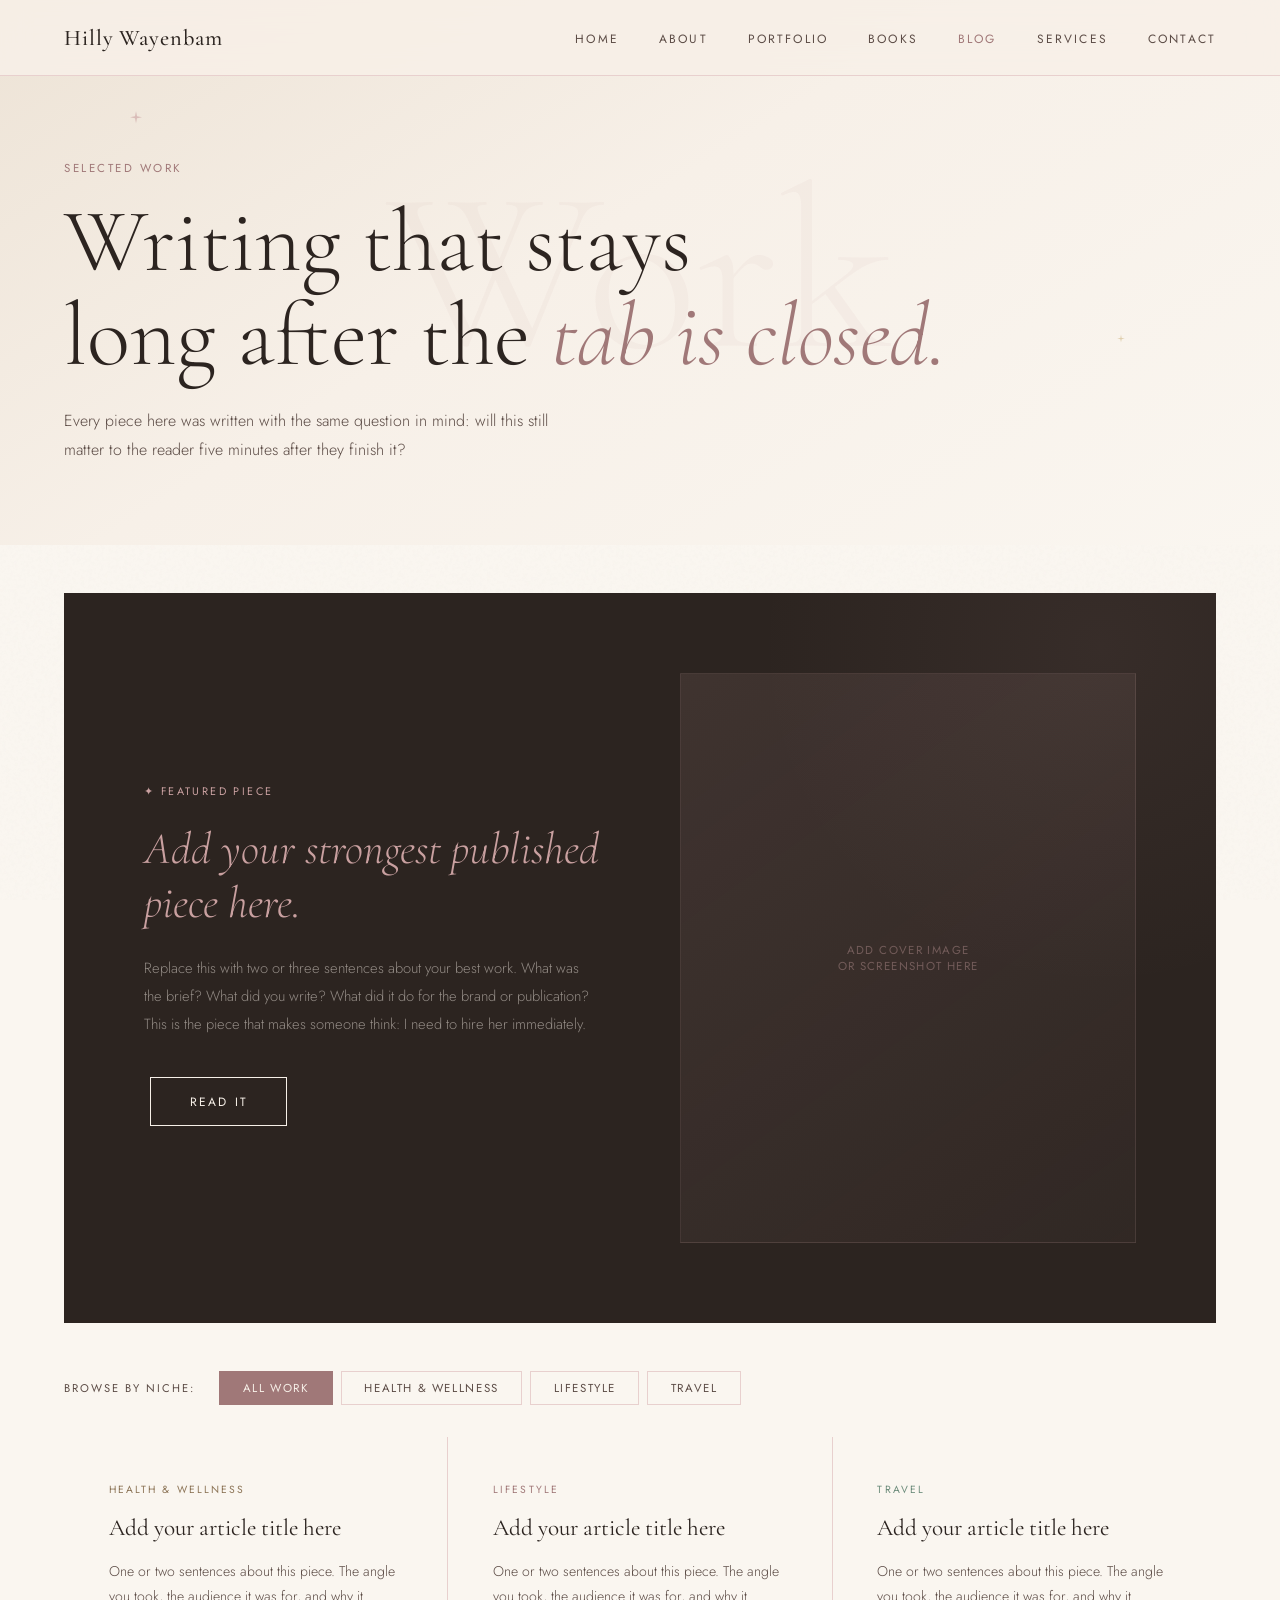
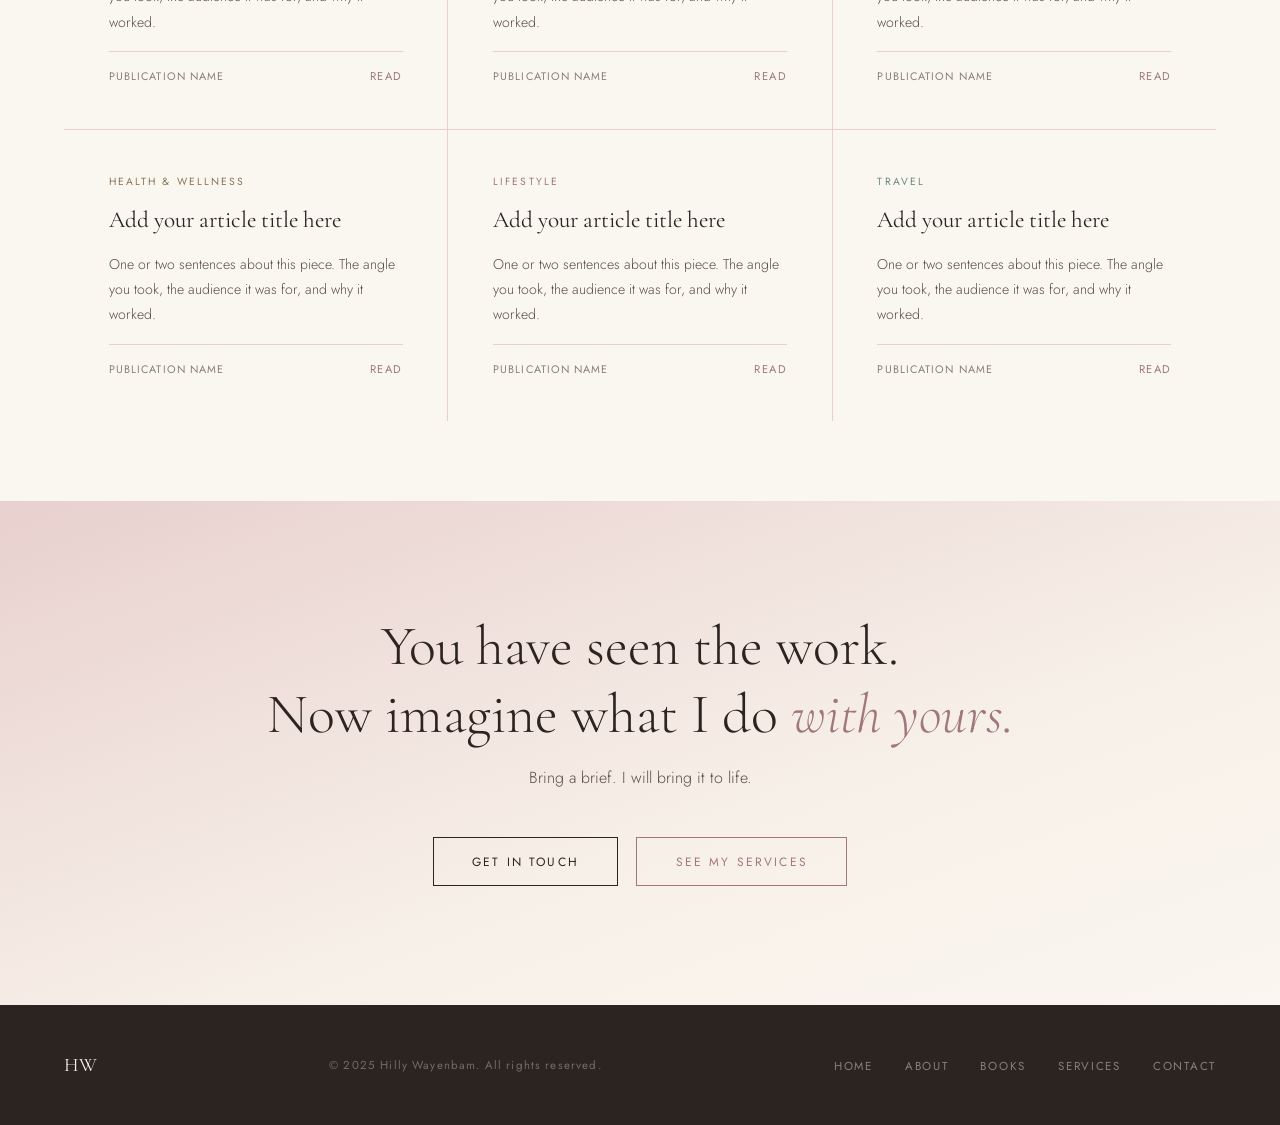
<file: portfolio.html>
<!DOCTYPE html>
<html lang="en">
<head>
  <meta charset="UTF-8" />
  <meta name="viewport" content="width=device-width, initial-scale=1.0" />
  <title>Portfolio — Hilly Wayenbam</title>
  <link href="https://fonts.googleapis.com/css2?family=Cormorant+Garamond:ital,wght@0,300;0,400;0,500;0,600;1,300;1,400;1,500&family=Jost:wght@300;400;500&display=swap" rel="stylesheet" />
  <style>
    :root {
      --rose: #c9a0a0; --rose-light: #e8d0ce; --rose-deep: #a07878;
      --parchment: #f7f0e8; --parchment-dark: #ede3d6;
      --ink: #2c2420; --ink-light: #5c4c46;
      --gold: #c8a96e; --cream: #faf6f0;
    }
    *, *::before, *::after { box-sizing: border-box; margin: 0; padding: 0; }
    html { scroll-behavior: smooth; }
    body { font-family: 'Jost', sans-serif; background: var(--cream); color: var(--ink); overflow-x: hidden; }
    body::before {
      content: ''; position: fixed; inset: 0;
      background-image: url("data:image/svg+xml,%3Csvg viewBox='0 0 256 256' xmlns='http://www.w3.org/2000/svg'%3E%3Cfilter id='n'%3E%3CfeTurbulence type='fractalNoise' baseFrequency='0.9' numOctaves='4' stitchTiles='stitch'/%3E%3C/filter%3E%3Crect width='100%25' height='100%25' filter='url(%23n)' opacity='0.04'/%3E%3C/svg%3E");
      pointer-events: none; z-index: 0; opacity: 0.5;
    }
    nav {
      position: fixed; top: 0; left: 0; right: 0; z-index: 100;
      padding: 1.5rem 4rem; display: flex; justify-content: space-between; align-items: center;
      background: rgba(247,240,232,0.88); backdrop-filter: blur(14px);
      border-bottom: 1px solid var(--rose-light);
    }
    .nav-logo { font-family: 'Cormorant Garamond', serif; font-size: 1.4rem; font-weight: 500; color: var(--ink); text-decoration: none; letter-spacing: 0.04em; }
    .nav-links { display: flex; gap: 2.5rem; list-style: none; }
    .nav-links a { font-size: .75rem; letter-spacing: .18em; text-transform: uppercase; color: var(--ink-light); text-decoration: none; transition: color .3s; }
    .nav-links a:hover, .nav-links a.active { color: var(--rose-deep); }
    .hero {
      min-height: 58vh; display: flex; flex-direction: column; justify-content: flex-end;
      padding: 10rem 4rem 5rem;
      background: linear-gradient(148deg, var(--parchment-dark) 0%, var(--parchment) 45%, var(--cream) 100%);
      position: relative; overflow: hidden;
    }
    .hero-bg-text {
      position: absolute; top: 50%; left: 50%; transform: translate(-50%, -50%);
      font-family: 'Cormorant Garamond', serif; font-size: clamp(7rem, 18vw, 20rem);
      font-weight: 300; color: rgba(201,160,160,.07); white-space: nowrap; pointer-events: none; user-select: none;
    }
    .star { position: absolute; pointer-events: none; }
    @keyframes sparkle { 0%,100%{opacity:.2;transform:scale(.8) rotate(0deg)} 50%{opacity:1;transform:scale(1.3) rotate(18deg)} }
    @keyframes fadeUp { from{opacity:0;transform:translateY(28px)} to{opacity:1;transform:translateY(0)} }
    .hero-eyebrow { font-size:.72rem; letter-spacing:.22em; text-transform:uppercase; color:var(--rose-deep); margin-bottom:1.2rem; opacity:0; animation:fadeUp .8s .2s forwards; }
    .hero-title { font-family:'Cormorant Garamond',serif; font-size:clamp(3.5rem,7vw,6.5rem); font-weight:300; line-height:1.05; color:var(--ink); opacity:0; animation:fadeUp .9s .4s forwards; }
    .hero-title em { font-style:italic; color:var(--rose-deep); }
    .hero-sub { margin-top:1.5rem; font-size:1rem; font-weight:300; line-height:1.8; color:var(--ink-light); max-width:520px; opacity:0; animation:fadeUp .9s .65s forwards; }
    main { position:relative; z-index:1; }
    .fade-up { opacity:0; transform:translateY(32px); transition:opacity .75s ease,transform .75s ease; }
    .fade-up.visible { opacity:1; transform:none; }

    /* FEATURED */
    .featured {
      margin: 3rem 4rem 0;
      background: var(--ink); padding: 5rem;
      display: grid; grid-template-columns: 1fr 1fr; gap: 5rem; align-items: center;
      position: relative; overflow: hidden;
    }
    .featured::before { content:''; position:absolute; top:-40%;right:-20%;width:60%;aspect-ratio:1;background:radial-gradient(circle,rgba(201,160,160,.07) 0%,transparent 70%); pointer-events:none; }
    .feat-label { font-size:.68rem; letter-spacing:.22em; text-transform:uppercase; color:var(--rose); margin-bottom:1.5rem; }
    .feat-title { font-family:'Cormorant Garamond',serif; font-size:clamp(1.8rem,3.5vw,2.8rem); font-weight:300; color:var(--parchment); line-height:1.2; margin-bottom:1.5rem; }
    .feat-title em { font-style:italic; color:var(--rose); }
    .feat-body { font-size:.92rem; line-height:1.9; color:rgba(247,240,232,.5); font-weight:300; margin-bottom:2rem; }
    .feat-image { aspect-ratio:4/5; background:linear-gradient(145deg,rgba(201,160,160,.12),rgba(201,160,160,.03)); border:1px solid rgba(201,160,160,.12); display:flex; align-items:center; justify-content:center; text-align:center; }
    .feat-image p { font-size:.72rem; letter-spacing:.12em; text-transform:uppercase; color:var(--rose); opacity:.4; }
    .btn { display:inline-block; padding:.9rem 2.4rem; font-family:'Jost',sans-serif; font-size:.75rem; letter-spacing:.18em; text-transform:uppercase; text-decoration:none; border:1px solid var(--parchment); color:var(--parchment); background:transparent; transition:background .3s,color .3s; cursor:pointer; margin:.4rem; }
    .btn:hover { background:var(--rose-deep); border-color:var(--rose-deep); }
    .btn-dark { border-color:var(--ink); color:var(--ink); }
    .btn-dark:hover { background:var(--ink); color:var(--parchment); }
    .btn-rose { border-color:var(--rose-deep); color:var(--rose-deep); }
    .btn-rose:hover { background:var(--rose-deep); color:var(--parchment); }

    /* FILTER */
    .filter-bar { padding:3rem 4rem 2rem; display:flex; gap:.5rem; align-items:center; flex-wrap:wrap; }
    .filter-label { font-size:.7rem; letter-spacing:.18em; text-transform:uppercase; color:var(--ink-light); margin-right:1rem; }
    .filter-btn { padding:.5rem 1.4rem; font-family:'Jost',sans-serif; font-size:.72rem; letter-spacing:.14em; text-transform:uppercase; border:1px solid var(--rose-light); background:transparent; color:var(--ink-light); cursor:pointer; transition:all .25s; }
    .filter-btn:hover, .filter-btn.active { background:var(--rose-deep); border-color:var(--rose-deep); color:var(--parchment); }

    /* GRID */
    .portfolio-grid { display:grid; grid-template-columns:repeat(3,1fr); gap:1px; background:var(--rose-light); margin:0 4rem 5rem; }
    .portfolio-card { background:var(--cream); padding:2.8rem; display:flex; flex-direction:column; gap:1rem; transition:background .3s; cursor:pointer; position:relative; overflow:hidden; }
    .portfolio-card::before { content:''; position:absolute; bottom:0;left:0;width:100%;height:2px;background:var(--rose-deep);transform:scaleX(0);transform-origin:left;transition:transform .4s ease; }
    .portfolio-card:hover { background:var(--parchment); }
    .portfolio-card:hover::before { transform:scaleX(1); }
    .card-niche { font-size:.65rem; letter-spacing:.2em; text-transform:uppercase; }
    .card-niche.health { color:#8b7355; }
    .card-niche.lifestyle { color:var(--rose-deep); }
    .card-niche.travel { color:#6b8b7a; }
    .card-title { font-family:'Cormorant Garamond',serif; font-size:1.45rem; font-weight:400; line-height:1.3; color:var(--ink); }
    .card-description { font-size:.88rem; line-height:1.8; color:var(--ink-light); font-weight:300; flex:1; }
    .card-meta { display:flex; justify-content:space-between; align-items:center; padding-top:1rem; border-top:1px solid var(--rose-light); }
    .card-publication { font-size:.68rem; letter-spacing:.1em; text-transform:uppercase; color:var(--ink-light); opacity:.7; }
    .card-link { font-size:.7rem; letter-spacing:.12em; text-transform:uppercase; color:var(--rose-deep); text-decoration:none; transition:letter-spacing .3s; }
    .card-link:hover { letter-spacing:.18em; }
    .portfolio-card[data-niche].hidden { display:none; }

    /* NICHE INTROS */
    .niche-intro { padding:5rem 4rem; border-top:1px solid var(--rose-light); }
    .niche-intro-inner { max-width:1200px; margin:0 auto; display:grid; grid-template-columns:1fr 2fr; gap:4rem; align-items:start; }
    .niche-intro h2 { font-family:'Cormorant Garamond',serif; font-size:2.2rem; font-weight:300; color:var(--ink); }
    .niche-intro h2 em { font-style:italic; color:var(--rose-deep); }
    .niche-intro p { font-size:.97rem; line-height:1.9; color:var(--ink-light); font-weight:300; }

    .cta-strip { padding:7rem 4rem; text-align:center; background:linear-gradient(160deg,var(--rose-light) 0%,var(--parchment) 60%,var(--cream) 100%); }
    .cta-strip h2 { font-family:'Cormorant Garamond',serif; font-size:clamp(2rem,4.5vw,3.5rem); font-weight:300; color:var(--ink); margin-bottom:1rem; line-height:1.2; }
    .cta-strip h2 em { font-style:italic; color:var(--rose-deep); }
    .cta-strip p { font-size:1rem; color:var(--ink-light); font-weight:300; margin-bottom:2.5rem; line-height:1.7; }
    footer { background:var(--ink); padding:3rem 4rem; display:flex; justify-content:space-between; align-items:center; }
    footer .logo { font-family:'Cormorant Garamond',serif; font-size:1.2rem; font-weight:400; color:var(--parchment); }
    footer p { font-size:.72rem; letter-spacing:.1em; color:rgba(247,240,232,.35); }
    footer .footer-links { display:flex; gap:2rem; list-style:none; }
    footer .footer-links a { font-size:.72rem; letter-spacing:.15em; text-transform:uppercase; color:rgba(247,240,232,.45); text-decoration:none; transition:color .3s; }
    footer .footer-links a:hover { color:var(--rose); }
    @media(max-width:900px){
      nav{padding:1.2rem 2rem;} .hero{padding:8rem 2rem 4rem;}
      .featured{margin:2rem 2rem 0;padding:3rem 2rem;grid-template-columns:1fr;gap:2rem;} .feat-image{display:none;}
      .filter-bar{padding:2rem 2rem 1rem;}
      .portfolio-grid{grid-template-columns:1fr 1fr;margin:0 2rem 3rem;}
      .niche-intro{padding:4rem 2rem;} .niche-intro-inner{grid-template-columns:1fr;gap:2rem;}
      .cta-strip{padding:5rem 2rem;}
      footer{flex-direction:column;gap:1.5rem;text-align:center;padding:2.5rem 2rem;}
    }
    @media(max-width:600px){ .nav-links{display:none;} .portfolio-grid{grid-template-columns:1fr;} }
  </style>
</head>
<body>
   <nav>
    <a href="index.html" class="nav-logo">Hilly Wayenbam</a>
    <ul class="nav-links">
      <li><a href="index.html">Home</a></li>
      <li><a href="about.html">About</a></li>
      <li><a href="portfolio.html">Portfolio</a></li>
      <li><a href="books.html">Books</a></li>
      <li><a href="blog.html" class="active">Blog</a></li>
      <li><a href="services.html">Services</a></li>
      <li><a href="contact.html">Contact</a></li>
    </ul>
  </nav>

  <section class="hero">
    <div class="hero-bg-text">Work</div>
    <div class="star" style="top:20%;left:10%;animation:sparkle 3s infinite;"><svg width="16" height="16" viewBox="0 0 24 24"><path d="M12 2 L13.5 9.5 L21 11 L13.5 12.5 L12 20 L10.5 12.5 L3 11 L10.5 9.5 Z" fill="#c9a0a0" opacity="0.6"/></svg></div>
    <div class="star" style="top:60%;right:12%;animation:sparkle 2.5s .8s infinite;"><svg width="10" height="10" viewBox="0 0 24 24"><path d="M12 2 L13.5 9.5 L21 11 L13.5 12.5 L12 20 L10.5 12.5 L3 11 L10.5 9.5 Z" fill="#c8a96e" opacity="0.5"/></svg></div>
    <p class="hero-eyebrow">Selected work</p>
    <h1 class="hero-title">Writing that stays<br>long after the <em>tab is closed.</em></h1>
    <p class="hero-sub">Every piece here was written with the same question in mind: will this still matter to the reader five minutes after they finish it?</p>
  </section>

  <main>
    <div class="featured fade-up">
      <div>
        <p class="feat-label">✦ Featured piece</p>
        <h2 class="feat-title"><em>Add your strongest published piece here.</em></h2>
        <p class="feat-body">Replace this with two or three sentences about your best work. What was the brief? What did you write? What did it do for the brand or publication? This is the piece that makes someone think: I need to hire her immediately.</p>
        <a href="#" class="btn">Read it</a>
      </div>
      <div class="feat-image">
        <p>Add cover image<br>or screenshot here</p>
      </div>
    </div>

    <div class="filter-bar">
      <span class="filter-label">Browse by niche:</span>
      <button class="filter-btn active" data-filter="all">All work</button>
      <button class="filter-btn" data-filter="health">Health &amp; Wellness</button>
      <button class="filter-btn" data-filter="lifestyle">Lifestyle</button>
      <button class="filter-btn" data-filter="travel">Travel</button>
    </div>

    <div class="portfolio-grid">
      <!-- ADD REAL WORK SAMPLES BELOW — replace title, description, publication, and link -->
      <article class="portfolio-card fade-up" data-niche="health">
        <div class="card-niche health">Health &amp; Wellness</div>
        <h3 class="card-title">Add your article title here</h3>
        <p class="card-description">One or two sentences about this piece. The angle you took, the audience it was for, and why it worked.</p>
        <div class="card-meta">
          <span class="card-publication">Publication name</span>
          <a href="#" class="card-link">Read</a>
        </div>
      </article>
      <article class="portfolio-card fade-up" data-niche="lifestyle">
        <div class="card-niche lifestyle">Lifestyle</div>
        <h3 class="card-title">Add your article title here</h3>
        <p class="card-description">One or two sentences about this piece. The angle you took, the audience it was for, and why it worked.</p>
        <div class="card-meta">
          <span class="card-publication">Publication name</span>
          <a href="#" class="card-link">Read</a>
        </div>
      </article>
      <article class="portfolio-card fade-up" data-niche="travel">
        <div class="card-niche travel">Travel</div>
        <h3 class="card-title">Add your article title here</h3>
        <p class="card-description">One or two sentences about this piece. The angle you took, the audience it was for, and why it worked.</p>
        <div class="card-meta">
          <span class="card-publication">Publication name</span>
          <a href="#" class="card-link">Read</a>
        </div>
      </article>
      <article class="portfolio-card fade-up" data-niche="health">
        <div class="card-niche health">Health &amp; Wellness</div>
        <h3 class="card-title">Add your article title here</h3>
        <p class="card-description">One or two sentences about this piece. The angle you took, the audience it was for, and why it worked.</p>
        <div class="card-meta">
          <span class="card-publication">Publication name</span>
          <a href="#" class="card-link">Read</a>
        </div>
      </article>
      <article class="portfolio-card fade-up" data-niche="lifestyle">
        <div class="card-niche lifestyle">Lifestyle</div>
        <h3 class="card-title">Add your article title here</h3>
        <p class="card-description">One or two sentences about this piece. The angle you took, the audience it was for, and why it worked.</p>
        <div class="card-meta">
          <span class="card-publication">Publication name</span>
          <a href="#" class="card-link">Read</a>
        </div>
      </article>
      <article class="portfolio-card fade-up" data-niche="travel">
        <div class="card-niche travel">Travel</div>
        <h3 class="card-title">Add your article title here</h3>
        <p class="card-description">One or two sentences about this piece. The angle you took, the audience it was for, and why it worked.</p>
        <div class="card-meta">
          <span class="card-publication">Publication name</span>
          <a href="#" class="card-link">Read</a>
        </div>
      </article>
    </div>

    <section class="cta-strip">
      <h2>You have seen the work.<br>Now imagine what I do <em>with yours.</em></h2>
      <p>Bring a brief. I will bring it to life.</p>
      <a href="contact.html" class="btn btn-dark">Get in touch</a>
      <a href="services.html" class="btn btn-rose">See my services</a>
    </section>
  </main>

  <footer>
    <div class="logo">HW</div>
    <p>© 2025 Hilly Wayenbam. All rights reserved.</p>
    <ul class="footer-links">
      <li><a href="index.html">Home</a></li>
      <li><a href="about.html">About</a></li>
      <li><a href="books.html">Books</a></li>
      <li><a href="services.html">Services</a></li>
      <li><a href="contact.html">Contact</a></li>
    </ul>
  </footer>
  <script>
    document.querySelectorAll('.filter-btn').forEach(btn => {
      btn.addEventListener('click', () => {
        document.querySelectorAll('.filter-btn').forEach(b => b.classList.remove('active'));
        btn.classList.add('active');
        const f = btn.dataset.filter;
        document.querySelectorAll('.portfolio-card[data-niche]').forEach(card => {
          card.classList.toggle('hidden', f !== 'all' && card.dataset.niche !== f);
        });
      });
    });
    const obs = new IntersectionObserver(entries => entries.forEach(e => { if(e.isIntersecting) e.target.classList.add('visible'); }), {threshold:.1});
    document.querySelectorAll('.fade-up').forEach(el => obs.observe(el));
  </script>
</body>
</html>
</file>
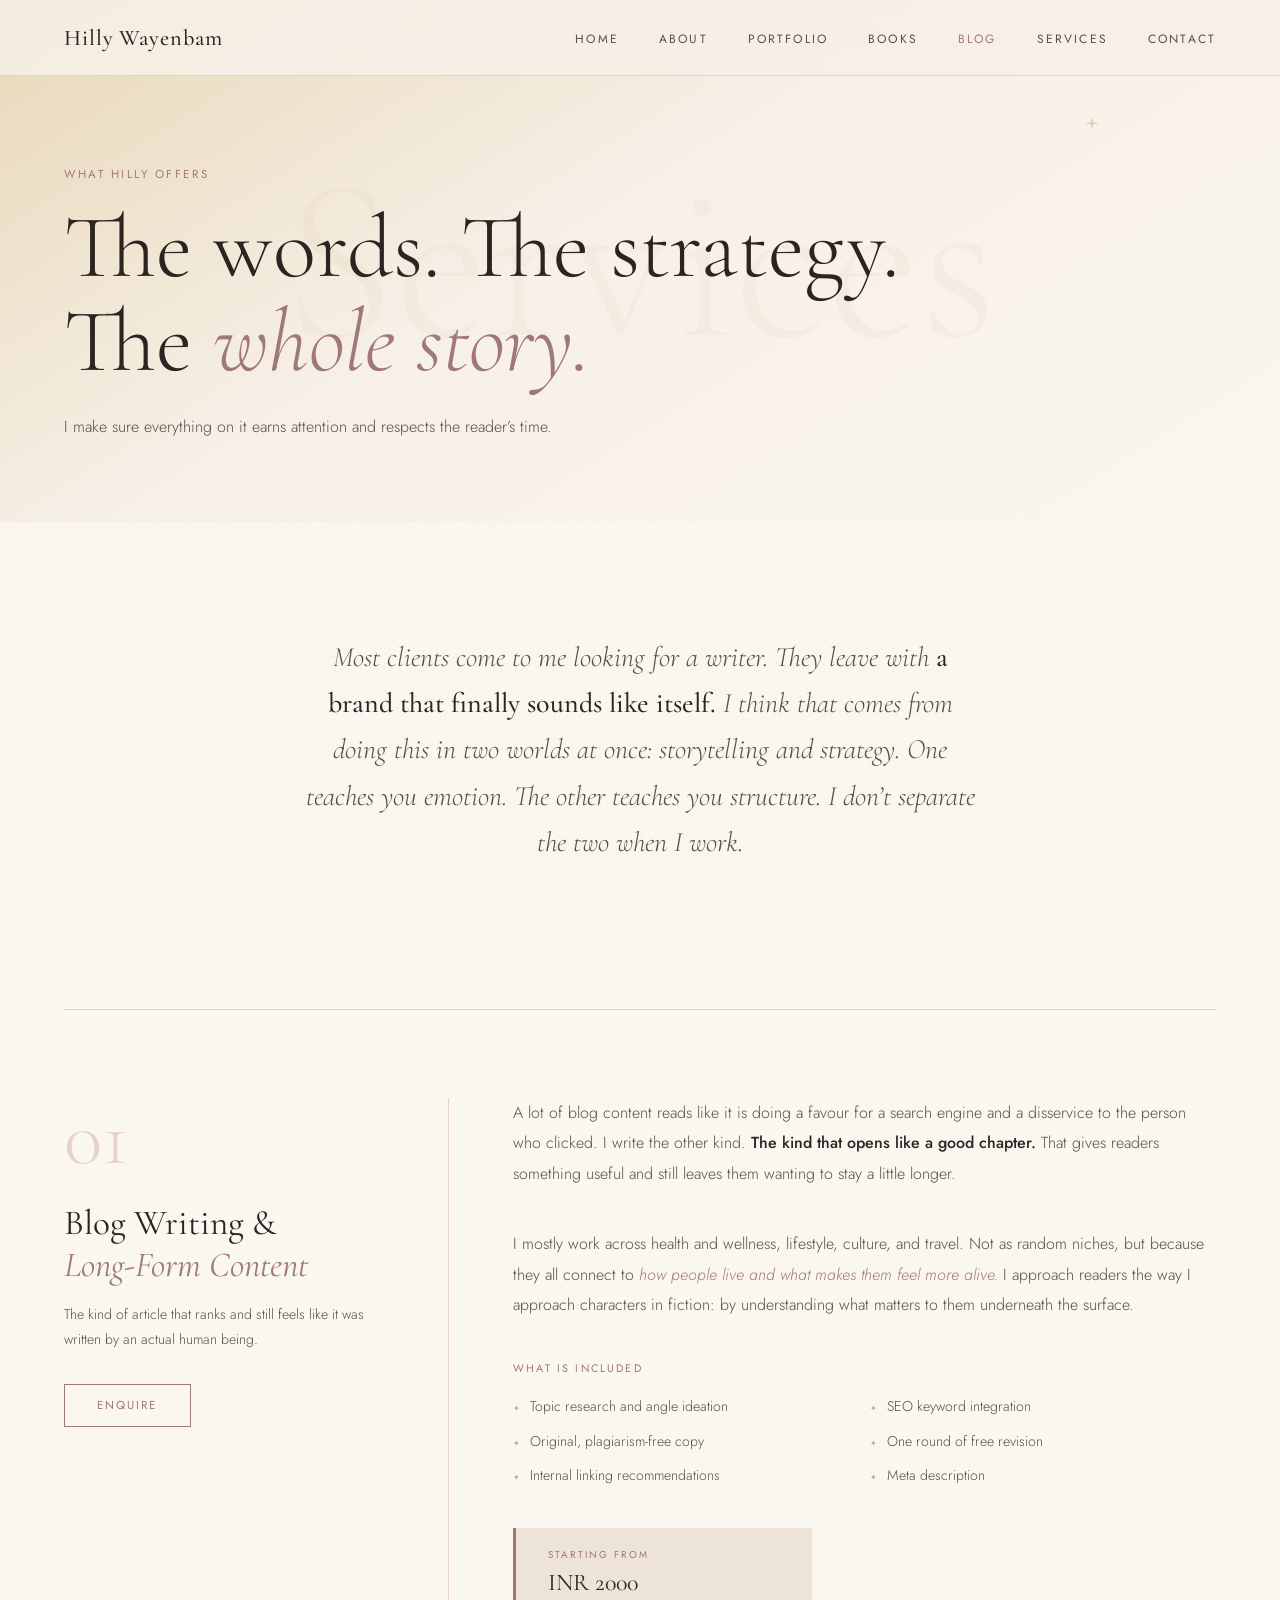
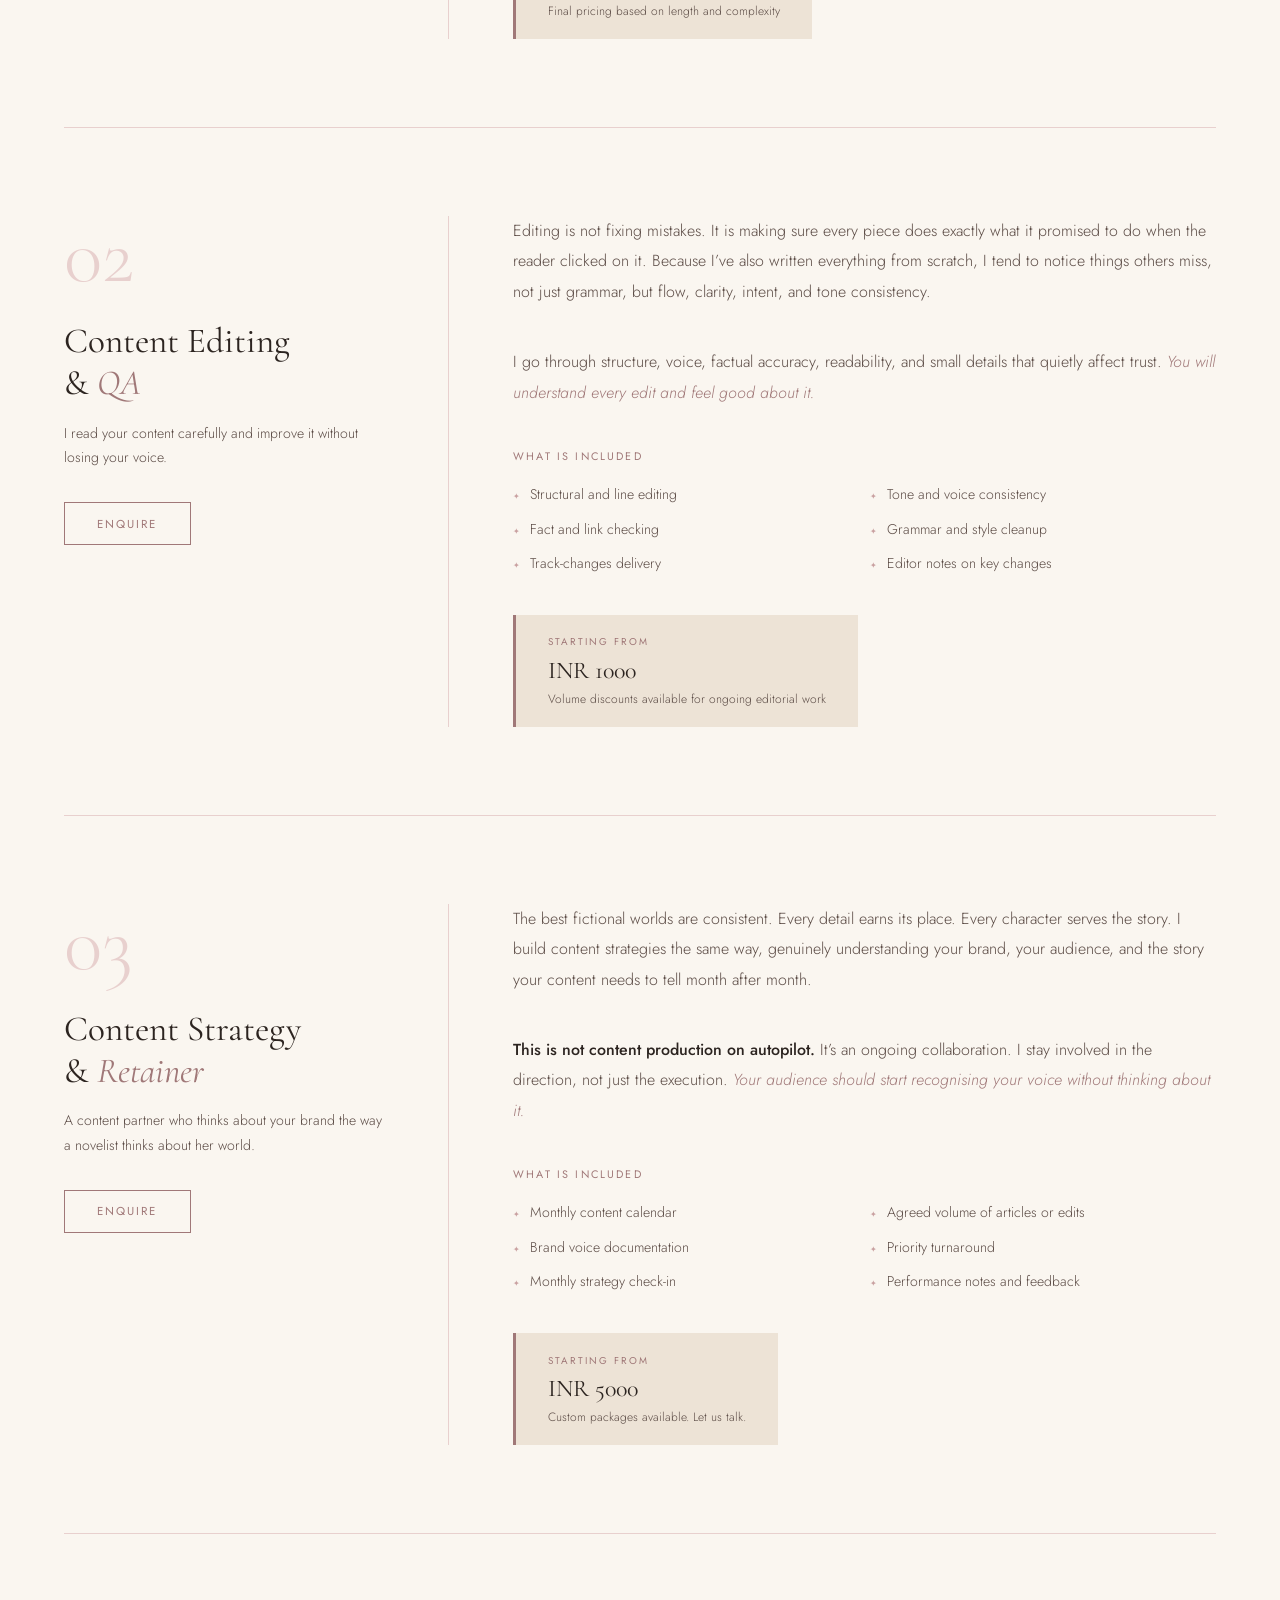
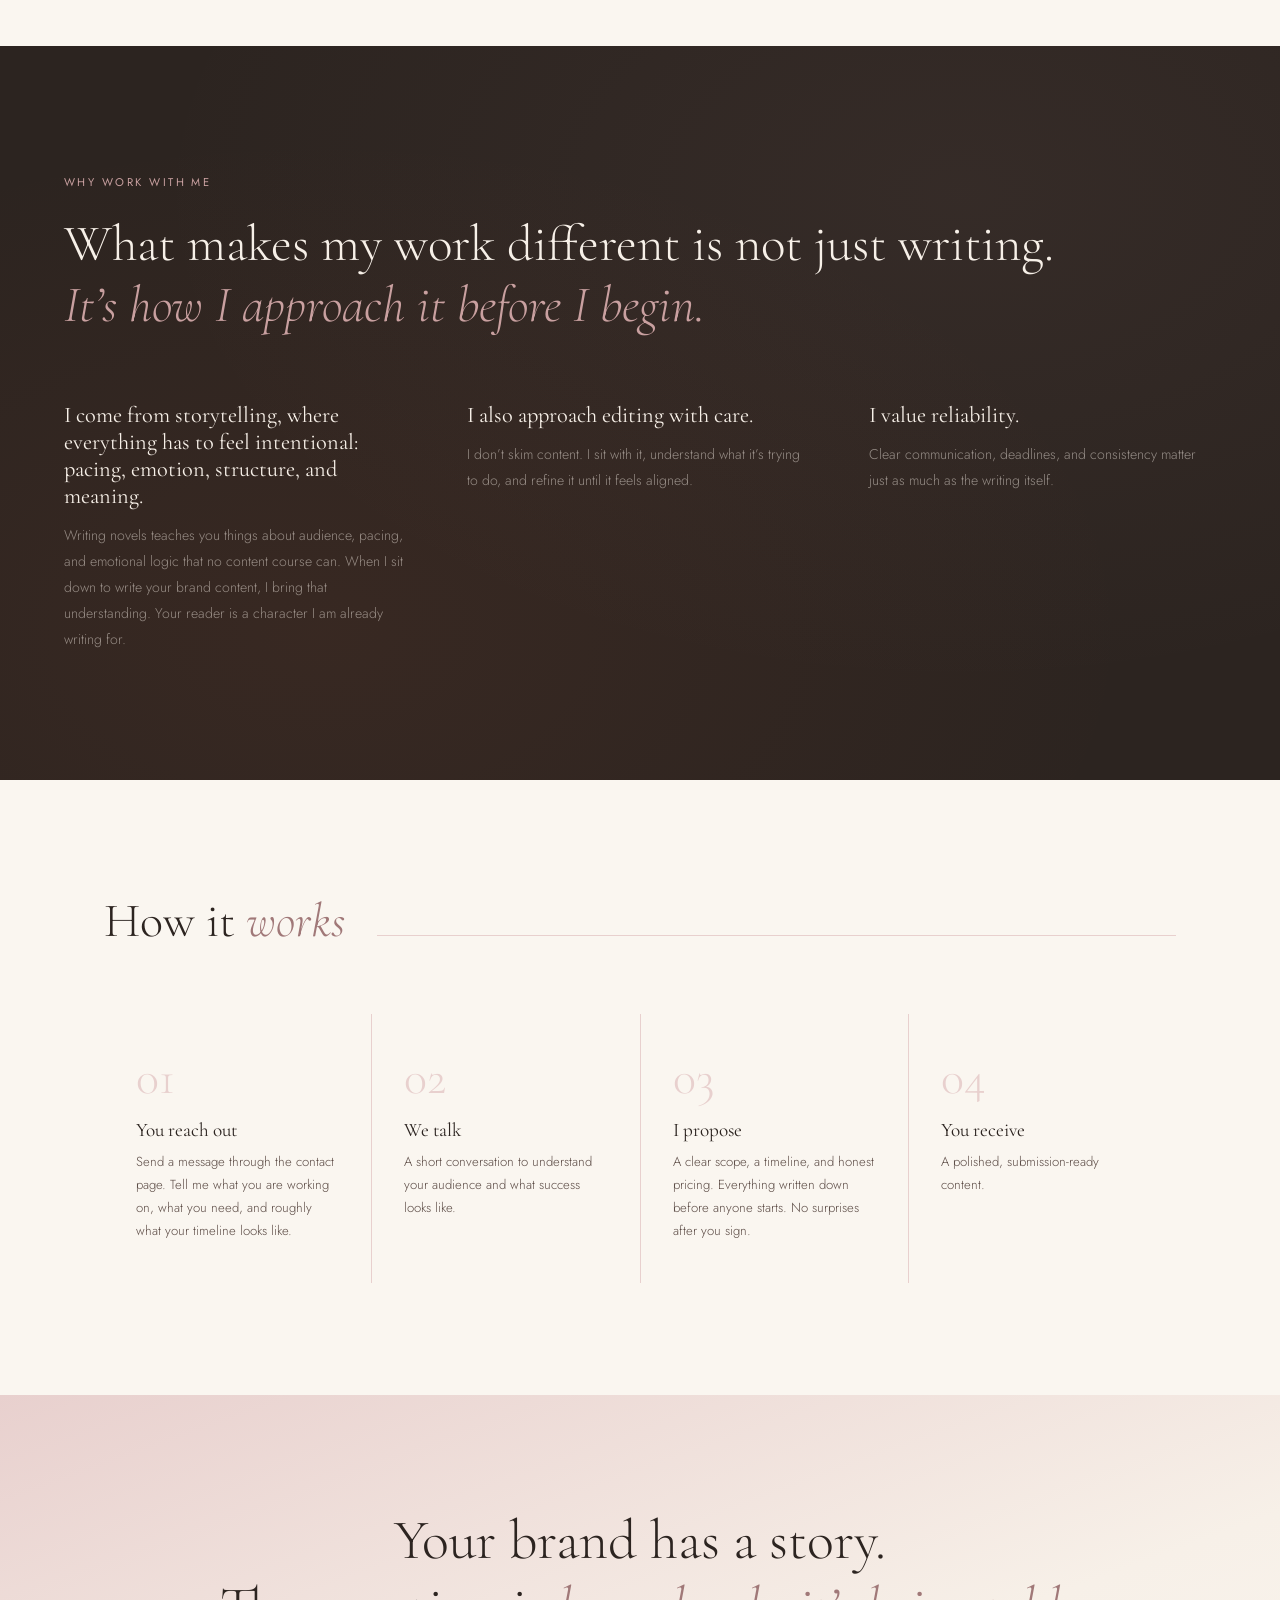
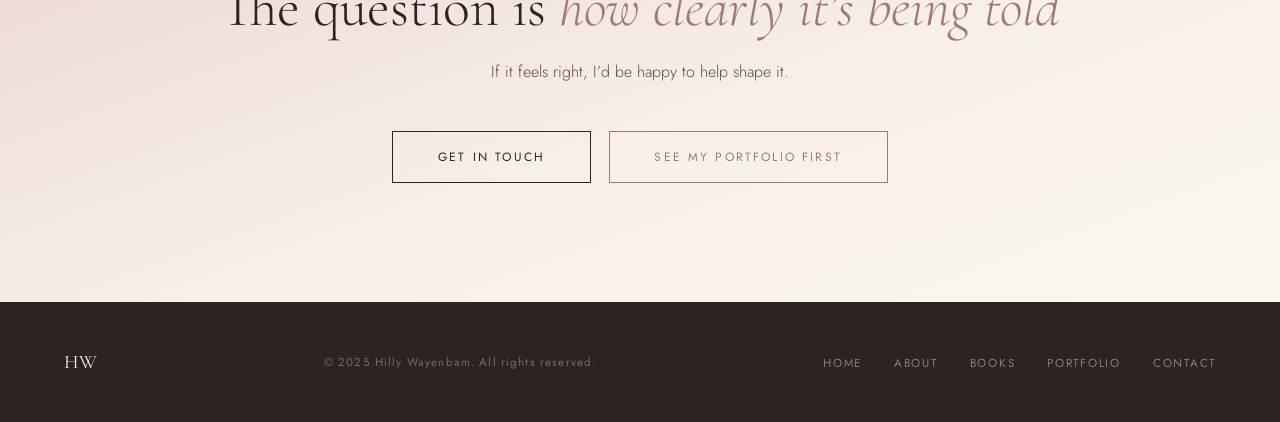
<file: services.html>
<!DOCTYPE html>
<html lang="en">
<head>
  <meta charset="UTF-8" />
  <meta name="viewport" content="width=device-width, initial-scale=1.0" />
  <title>Services — Hilly Wayenbam</title>
  <link href="https://fonts.googleapis.com/css2?family=Cormorant+Garamond:ital,wght@0,300;0,400;0,500;0,600;1,300;1,400;1,500&family=Jost:wght@300;400;500&display=swap" rel="stylesheet" />
  <style>
    :root {
      --rose: #c9a0a0; --rose-light: #e8d0ce; --rose-deep: #a07878;
      --parchment: #f7f0e8; --parchment-dark: #ede3d6;
      --ink: #2c2420; --ink-light: #5c4c46;
      --gold: #c8a96e; --gold-pale: #e8d8b8; --cream: #faf6f0;
    }
    *, *::before, *::after { box-sizing: border-box; margin: 0; padding: 0; }
    html { scroll-behavior: smooth; }
    body { font-family: 'Jost', sans-serif; background: var(--cream); color: var(--ink); overflow-x: hidden; }
    body::before {
      content: ''; position: fixed; inset: 0;
      background-image: url("data:image/svg+xml,%3Csvg viewBox='0 0 256 256' xmlns='http://www.w3.org/2000/svg'%3E%3Cfilter id='n'%3E%3CfeTurbulence type='fractalNoise' baseFrequency='0.9' numOctaves='4' stitchTiles='stitch'/%3E%3C/filter%3E%3Crect width='100%25' height='100%25' filter='url(%23n)' opacity='0.04'/%3E%3C/svg%3E");
      pointer-events: none; z-index: 0; opacity: 0.5;
    }
    nav {
      position: fixed; top: 0; left: 0; right: 0; z-index: 100;
      padding: 1.5rem 4rem; display: flex; justify-content: space-between; align-items: center;
      background: rgba(247,240,232,0.88); backdrop-filter: blur(14px);
      border-bottom: 1px solid var(--rose-light);
    }
    .nav-logo { font-family: 'Cormorant Garamond', serif; font-size: 1.4rem; font-weight: 500; color: var(--ink); text-decoration: none; letter-spacing: 0.04em; }
    .nav-links { display: flex; gap: 2.5rem; list-style: none; }
    .nav-links a { font-size: .75rem; letter-spacing: .18em; text-transform: uppercase; color: var(--ink-light); text-decoration: none; transition: color .3s; }
    .nav-links a:hover, .nav-links a.active { color: var(--rose-deep); }
    .hero {
      min-height: 58vh; display: flex; flex-direction: column; justify-content: flex-end;
      padding: 10rem 4rem 5rem;
      background: linear-gradient(148deg, var(--gold-pale) 0%, var(--parchment) 45%, var(--cream) 100%);
      position: relative; overflow: hidden;
    }
    .hero-bg-text {
      position: absolute; top: 50%; left: 50%; transform: translate(-50%, -50%);
      font-family: 'Cormorant Garamond', serif; font-size: clamp(7rem, 18vw, 20rem);
      font-weight: 300; color: rgba(200,169,110,.07); white-space: nowrap; pointer-events: none; user-select: none;
    }
    .star { position: absolute; pointer-events: none; }
    @keyframes sparkle { 0%,100%{opacity:.2;transform:scale(.8) rotate(0deg)} 50%{opacity:1;transform:scale(1.3) rotate(18deg)} }
    @keyframes fadeUp { from{opacity:0;transform:translateY(28px)} to{opacity:1;transform:translateY(0)} }
    .hero-eyebrow { font-size:.72rem; letter-spacing:.22em; text-transform:uppercase; color:var(--rose-deep); margin-bottom:1.2rem; opacity:0; animation:fadeUp .8s .2s forwards; }
    .hero-title { font-family:'Cormorant Garamond',serif; font-size:clamp(3.5rem,7vw,6.5rem); font-weight:300; line-height:1.05; color:var(--ink); opacity:0; animation:fadeUp .9s .4s forwards; }
    .hero-title em { font-style:italic; color:var(--rose-deep); }
    .hero-sub { margin-top:1.5rem; font-size:1rem; font-weight:300; line-height:1.8; color:var(--ink-light); max-width:540px; opacity:0; animation:fadeUp .9s .65s forwards; }
    main { position:relative; z-index:1; }
    .fade-up { opacity:0; transform:translateY(32px); transition:opacity .75s ease,transform .75s ease; }
    .fade-up.visible { opacity:1; transform:none; }

    /* INTRO */
    .intro { padding:7rem 4rem; max-width:800px; margin:0 auto; text-align:center; }
    .intro p { font-family:'Cormorant Garamond',serif; font-size:clamp(1.3rem,2.5vw,1.75rem); font-weight:300; line-height:1.65; color:var(--ink-light); font-style:italic; }
    .intro p strong { font-weight:500; color:var(--ink); font-style:normal; }

    /* SERVICES */
    .services { padding:2rem 4rem 7rem; }
    .service-block { display:grid; grid-template-columns:1fr 2fr; gap:0; border-top:1px solid var(--rose-light); padding:5.5rem 0; align-items:start; }
    .service-block:last-child { border-bottom:1px solid var(--rose-light); }
    .service-left { padding-right:4rem; position:sticky; top:8rem; }
    .service-num { font-family:'Cormorant Garamond',serif; font-size:5rem; font-weight:300; color:var(--rose-light); line-height:1; margin-bottom:1.5rem; }
    .service-title { font-family:'Cormorant Garamond',serif; font-size:2.2rem; font-weight:400; color:var(--ink); line-height:1.2; margin-bottom:1rem; }
    .service-title em { font-style:italic; color:var(--rose-deep); }
    .service-tagline { font-size:.88rem; line-height:1.75; color:var(--ink-light); font-weight:300; margin-bottom:2rem; }
    .service-cta { display:inline-block; padding:.8rem 2rem; font-size:.72rem; letter-spacing:.18em; text-transform:uppercase; text-decoration:none; border:1px solid var(--rose-deep); color:var(--rose-deep); transition:background .3s,color .3s; }
    .service-cta:hover { background:var(--rose-deep); color:var(--parchment); }
    .service-right { padding-left:4rem; border-left:1px solid var(--rose-light); }
    .service-desc { font-size:1rem; line-height:1.9; color:var(--ink-light); font-weight:300; margin-bottom:2.5rem; }
    .service-desc strong { color:var(--ink); font-weight:500; }
    .service-desc em { font-style:italic; color:var(--rose-deep); }
    .includes-label { font-size:.68rem; letter-spacing:.2em; text-transform:uppercase; color:var(--rose-deep); margin-bottom:1.2rem; }
    .includes-list { list-style:none; display:grid; grid-template-columns:1fr 1fr; gap:.7rem; margin-bottom:2.5rem; }
    .includes-list li { font-size:.88rem; line-height:1.65; color:var(--ink-light); font-weight:300; display:flex; align-items:baseline; gap:.6rem; }
    .includes-list li::before { content:'✦'; font-size:.5rem; color:var(--rose); flex-shrink:0; }
    .pricing-signal { display:inline-block; padding:1.2rem 2rem; background:var(--parchment-dark); border-left:3px solid var(--rose-deep); }
    .price-label { font-size:.62rem; letter-spacing:.2em; text-transform:uppercase; color:var(--rose-deep); margin-bottom:.4rem; }
    .price-value { font-family:'Cormorant Garamond',serif; font-size:1.5rem; font-weight:400; color:var(--ink); }
    .price-note { font-size:.75rem; color:var(--ink-light); font-weight:300; margin-top:.3rem; }

    /* WHY */
    .why { background:var(--ink); padding:8rem 4rem; position:relative; overflow:hidden; }
    .why::before { content:''; position:absolute; inset:0; background:radial-gradient(ellipse at 25% 80%,rgba(196,92,58,.08) 0%,transparent 60%),radial-gradient(ellipse at 75% 20%,rgba(201,160,160,.06) 0%,transparent 60%); pointer-events:none; }
    .why-inner { max-width:1200px; margin:0 auto; position:relative; z-index:1; }
    .why-label { font-size:.7rem; letter-spacing:.22em; text-transform:uppercase; color:var(--rose); margin-bottom:1.5rem; }
    .why-title { font-family:'Cormorant Garamond',serif; font-size:clamp(2rem,4vw,3.2rem); font-weight:300; color:var(--parchment); line-height:1.2; margin-bottom:4rem; }
    .why-title em { font-style:italic; color:var(--rose); }
    .why-grid { display:grid; grid-template-columns:repeat(3,1fr); gap:3.5rem; }
    .why-item h3 { font-family:'Cormorant Garamond',serif; font-size:1.4rem; font-weight:400; color:var(--parchment); margin-bottom:.8rem; }
    .why-item p { font-size:.88rem; line-height:1.85; color:rgba(247,240,232,.5); font-weight:300; }

    /* PROCESS */
    .process { padding:7rem 4rem; max-width:1200px; margin:0 auto; }
    .process-header { display:flex; align-items:baseline; gap:2rem; margin-bottom:4rem; }
    .process-header h2 { font-family:'Cormorant Garamond',serif; font-size:clamp(2rem,4vw,3rem); font-weight:300; }
    .process-header h2 em { font-style:italic; color:var(--rose-deep); }
    .process-header .divider { flex:1; height:1px; background:var(--rose-light); }
    .process-steps { display:grid; grid-template-columns:repeat(4,1fr); gap:1px; background:var(--rose-light); }
    .process-step { background:var(--cream); padding:2.5rem 2rem; }
    .step-num { font-family:'Cormorant Garamond',serif; font-size:3rem; font-weight:300; color:var(--rose-light); line-height:1; margin-bottom:1rem; }
    .step-title { font-family:'Cormorant Garamond',serif; font-size:1.2rem; font-weight:400; color:var(--ink); margin-bottom:.6rem; }
    .step-desc { font-size:.82rem; line-height:1.75; color:var(--ink-light); font-weight:300; }

    .cta-strip { padding:7rem 4rem; text-align:center; background:linear-gradient(160deg,var(--rose-light) 0%,var(--parchment) 60%,var(--cream) 100%); }
    .cta-strip h2 { font-family:'Cormorant Garamond',serif; font-size:clamp(2rem,4.5vw,3.5rem); font-weight:300; color:var(--ink); margin-bottom:1rem; line-height:1.2; }
    .cta-strip h2 em { font-style:italic; color:var(--rose-deep); }
    .cta-strip p { font-size:1rem; color:var(--ink-light); font-weight:300; margin-bottom:2.5rem; line-height:1.7; }
    .btn { display:inline-block; padding:1rem 2.8rem; font-family:'Jost',sans-serif; font-size:.75rem; letter-spacing:.18em; text-transform:uppercase; text-decoration:none; border:1px solid var(--ink); color:var(--ink); background:transparent; transition:background .3s,color .3s; cursor:pointer; margin:.4rem; }
    .btn:hover { background:var(--ink); color:var(--parchment); }
    .btn-rose { border-color:var(--rose-deep); color:var(--rose-deep); }
    .btn-rose:hover { background:var(--rose-deep); color:var(--parchment); }
    footer { background:var(--ink); padding:3rem 4rem; display:flex; justify-content:space-between; align-items:center; }
    footer .logo { font-family:'Cormorant Garamond',serif; font-size:1.2rem; font-weight:400; color:var(--parchment); }
    footer p { font-size:.72rem; letter-spacing:.1em; color:rgba(247,240,232,.35); }
    footer .footer-links { display:flex; gap:2rem; list-style:none; }
    footer .footer-links a { font-size:.72rem; letter-spacing:.15em; text-transform:uppercase; color:rgba(247,240,232,.45); text-decoration:none; transition:color .3s; }
    footer .footer-links a:hover { color:var(--rose); }
    @media(max-width:900px){
      nav{padding:1.2rem 2rem;} .hero{padding:8rem 2rem 4rem;} .intro{padding:5rem 2rem;}
      .services{padding:2rem 2rem 5rem;}
      .service-block{grid-template-columns:1fr;gap:2.5rem;padding:3.5rem 0;}
      .service-left{position:static;padding-right:0;}
      .service-right{padding-left:0;border-left:none;border-top:1px solid var(--rose-light);padding-top:2.5rem;}
      .includes-list{grid-template-columns:1fr;}
      .why{padding:5rem 2rem;} .why-grid{grid-template-columns:1fr;gap:2.5rem;}
      .process{padding:5rem 2rem;} .process-steps{grid-template-columns:1fr 1fr;}
      .cta-strip{padding:5rem 2rem;}
      footer{flex-direction:column;gap:1.5rem;text-align:center;padding:2.5rem 2rem;}
    }
    @media(max-width:600px){ .nav-links{display:none;} .process-steps{grid-template-columns:1fr;} }
  </style>
</head>
<body>
  <nav>
    <a href="index.html" class="nav-logo">Hilly Wayenbam</a>
    <ul class="nav-links">
      <li><a href="index.html">Home</a></li>
      <li><a href="about.html">About</a></li>
      <li><a href="portfolio.html">Portfolio</a></li>
      <li><a href="books.html">Books</a></li>
      <li><a href="blog.html" class="active">Blog</a></li>
      <li><a href="services.html">Services</a></li>
      <li><a href="contact.html">Contact</a></li>
    </ul>
  </nav>

  <section class="hero">
    <div class="hero-bg-text">Services</div>
    <div class="star" style="top:22%;right:14%;animation:sparkle 3.4s infinite;"><svg width="18" height="18" viewBox="0 0 24 24"><path d="M12 2 L13.5 9.5 L21 11 L13.5 12.5 L12 20 L10.5 12.5 L3 11 L10.5 9.5 Z" fill="#c8a96e" opacity="0.5"/></svg></div>
    <div class="star" style="top:58%;left:8%;animation:sparkle 2.6s 1s infinite;"><svg width="11" height="11" viewBox="0 0 24 24"><path d="M12 2 L13.5 9.5 L21 11 L13.5 12.5 L12 20 L10.5 12.5 L3 11 L10.5 9.5 Z" fill="#c9a0a0" opacity="0.5"/></svg></div>
    <p class="hero-eyebrow">What Hilly offers</p>
    <h1 class="hero-title">The words. The strategy.<br>The <em>whole story.</em></h1>
    <p class="hero-sub">I make sure everything on it earns attention and respects the reader’s time.</p>
  </section>

  <main>
    <div class="intro">
      <p class="fade-up">Most clients come to me looking for a writer. They leave with <strong>a brand that finally sounds like itself.</strong> I think that comes from doing this in two worlds at once: storytelling and strategy. One teaches you emotion. The other teaches you structure. I don’t separate the two when I work.</p>
    </div>

    <section class="services">

      <div class="service-block">
        <div class="service-left fade-up">
          <div class="service-num">01</div>
          <h2 class="service-title">Blog Writing &amp;<br><em>Long-Form Content</em></h2>
          <p class="service-tagline">The kind of article that ranks and still feels like it was written by an actual human being.</p>
          <a href="contact.html" class="service-cta">Enquire</a>
        </div>
        <div class="service-right fade-up">
          <p class="service-desc">A lot of blog content reads like it is doing a favour for a search engine and a disservice to the person who clicked. I write the other kind. <strong>The kind that opens like a good chapter.</strong> That gives readers something useful and still leaves them wanting to stay a little longer.</p>
          <p class="service-desc">I mostly work across health and wellness, lifestyle, culture, and travel. Not as random niches, but because they all connect to <em>how people live and what makes them feel more alive.</em> I approach readers the way I approach characters in fiction: by understanding what matters to them underneath the surface.</p>
          <p class="includes-label">What is included</p>
          <ul class="includes-list">
            <li>Topic research and angle ideation</li>
            <li>SEO keyword integration</li>
            <li>Original, plagiarism-free copy</li>
            <li>One round of free revision</li>
            <li>Internal linking recommendations</li>
            <li>Meta description</li>
          </ul>
          <div class="pricing-signal">
            <div class="price-label">Starting from</div>
            <div class="price-value">INR 2000</div>
            <div class="price-note">Final pricing based on length and complexity</div>
          </div>
        </div>
      </div>

      <div class="service-block">
        <div class="service-left fade-up">
          <div class="service-num">02</div>
          <h2 class="service-title">Content Editing<br>&amp; <em>QA</em></h2>
          <p class="service-tagline">I read your content carefully and improve it without losing your voice.</p>
          <a href="contact.html" class="service-cta">Enquire</a>
        </div>
        <div class="service-right fade-up">
          <p class="service-desc">Editing is not fixing mistakes. It is making sure every piece does exactly what it promised to do when the reader clicked on it. Because I’ve also written everything from scratch, I tend to notice things others miss, not just grammar, but flow, clarity, intent, and tone consistency.</p>
          <p class="service-desc">I go through structure, voice, factual accuracy, readability, and small details that quietly affect trust. <em>You will understand every edit and feel good about it.</em></p>
          <p class="includes-label">What is included</p>
          <ul class="includes-list">
            <li>Structural and line editing</li>
            <li>Tone and voice consistency</li>
            <li>Fact and link checking</li>
            <li>Grammar and style cleanup</li>
            <li>Track-changes delivery</li>
            <li>Editor notes on key changes</li>
          </ul>
          <div class="pricing-signal">
            <div class="price-label">Starting from</div>
            <div class="price-value">INR 1000</div>
            <div class="price-note">Volume discounts available for ongoing editorial work</div>
          </div>
        </div>
      </div>

      <div class="service-block">
        <div class="service-left fade-up">
          <div class="service-num">03</div>
          <h2 class="service-title">Content Strategy<br>&amp; <em>Retainer</em></h2>
          <p class="service-tagline">A content partner who thinks about your brand the way a novelist thinks about her world.</p>
          <a href="contact.html" class="service-cta">Enquire</a>
        </div>
        <div class="service-right fade-up">
          <p class="service-desc">The best fictional worlds are consistent. Every detail earns its place. Every character serves the story. I build content strategies the same way, genuinely understanding your brand, your audience, and the story your content needs to tell month after month.</p>
          <p class="service-desc"><strong>This is not content production on autopilot.</strong> It’s an ongoing collaboration. I stay involved in the direction, not just the execution. <em>Your audience should start recognising your voice without thinking about it.</em></p>
          <p class="includes-label">What is included</p>
          <ul class="includes-list">
            <li>Monthly content calendar</li>
            <li>Agreed volume of articles or edits</li>
            <li>Brand voice documentation</li>
            <li>Priority turnaround</li>
            <li>Monthly strategy check-in</li>
            <li>Performance notes and feedback</li>
          </ul>
          <div class="pricing-signal">
            <div class="price-label">Starting from</div>
            <div class="price-value">INR 5000</div>
            <div class="price-note">Custom packages available. Let us talk.</div>
          </div>
        </div>
      </div>
    </section>

    <section class="why">
      <div class="why-inner">
        <p class="why-label fade-up">Why work with me</p>
        <h2 class="why-title fade-up">What makes my work different is not just writing. <br><em>It’s how I approach it before I begin.</em></h2>
        <div class="why-grid">
          <div class="why-item fade-up">
            <h3>I come from storytelling, where everything has to feel intentional: pacing, emotion, structure, and meaning.</h3>
            <p>Writing novels teaches you things about audience, pacing, and emotional logic that no content course can. When I sit down to write your brand content, I bring that understanding. Your reader is a character I am already writing for.</p>
          </div>
          <div class="why-item fade-up">
            <h3>I also approach editing with care.</h3>
            <p>I don’t skim content. I sit with it, understand what it’s trying to do, and refine it until it feels aligned.</p>
          </div>
          <div class="why-item fade-up">
            <h3>I value reliability.</h3>
            <p>Clear communication, deadlines, and consistency matter just as much as the writing itself.</p>
          </div>
        </div>
      </div>
    </section>

    <section class="process">
      <div class="process-header">
        <h2 class="fade-up">How it <em>works</em></h2>
        <div class="divider"></div>
      </div>
      <div class="process-steps">
        <div class="process-step fade-up">
          <div class="step-num">01</div>
          <div class="step-title">You reach out</div>
          <p class="step-desc">Send a message through the contact page. Tell me what you are working on, what you need, and roughly what your timeline looks like.</p>
        </div>
        <div class="process-step fade-up">
          <div class="step-num">02</div>
          <div class="step-title">We talk</div>
          <p class="step-desc">A short conversation to understand your audience and what success looks like.</p>
        </div>
        <div class="process-step fade-up">
          <div class="step-num">03</div>
          <div class="step-title">I propose</div>
          <p class="step-desc">A clear scope, a timeline, and honest pricing. Everything written down before anyone starts. No surprises after you sign.</p>
        </div>
        <div class="process-step fade-up">
          <div class="step-num">04</div>
          <div class="step-title">You receive</div>
          <p class="step-desc">A polished, submission-ready content.</p>
        </div>
      </div>
    </section>

    <section class="cta-strip">
      <h2>Your brand has a story.<br>The question is <em>how clearly it’s being told</em></h2>
      <p>If it feels right, I’d be happy to help shape it.</p>
      <a href="contact.html" class="btn">Get in touch</a>
      <a href="portfolio.html" class="btn btn-rose">See my portfolio first</a>
    </section>
  </main>

  <footer>
    <div class="logo">HW</div>
    <p>© 2025 Hilly Wayenbam. All rights reserved.</p>
    <ul class="footer-links">
      <li><a href="index.html">Home</a></li>
      <li><a href="about.html">About</a></li>
      <li><a href="books.html">Books</a></li>
      <li><a href="portfolio.html">Portfolio</a></li>
      <li><a href="contact.html">Contact</a></li>
    </ul>
  </footer>
  <script>
    const obs = new IntersectionObserver(entries => entries.forEach(e => { if(e.isIntersecting) e.target.classList.add('visible'); }), {threshold:.1});
    document.querySelectorAll('.fade-up').forEach(el => obs.observe(el));
  </script>
</body>
</html>
</file>
<file: style.css>
/* ===== BOOK SECTION (FINAL FIXED) ===== */

.book-entry {
  display: flex;
  align-items: flex-start;
  justify-content: center;
  gap: 80px;

  max-width: 1000px;
  margin: 80px auto;
  padding: 0 20px;
}

/* ===== LEFT: BOOK COVER ===== */
.book-cover {
  flex: 0 0 260px;
  display: flex;
  flex-direction: column;
  align-items: center;
}

.book-cover-art {
  width: 260px;
  height: 390px; /* proper book ratio */
  border-radius: 8px;
  overflow: hidden;
  background: #ddd;
  box-shadow: 0 12px 30px rgba(0, 0, 0, 0.08);
}

.cover-image {
  width: 100%;
  height: 100%;
  object-fit: cover;
  display: block;
}

/* Badge */
.book-status-badge {
  display: inline-block;
  margin-top: 16px;
  padding: 8px 16px;
  font-size: 11px;
  letter-spacing: 1.5px;
  border: 1px solid #e5d6d0;
  color: #b8a9a3;
  border-radius: 3px;
  text-transform: uppercase;
}

/* ===== RIGHT: CONTENT ===== */
.book-content {
  flex: 1;
  max-width: 600px;
}

/* Meta text */
.book-meta {
  font-size: 12px;
  letter-spacing: 2px;
  color: #b8a9a3;
  margin-bottom: 10px;
}

/* Title */
.book-content h1 {
  font-size: 42px;
  font-weight: 500;
  color: #2d2d2d;
  margin-bottom: 12px;
  line-height: 1.2;
}

/* Highlight (Survived FPV) */
.highlight {
  font-style: italic;
  color: #c89a8e;
}

/* Subtitle */
.book-subtitle {
  font-size: 16px;
  color: #7a6f6b;
  margin-bottom: 24px;
  line-height: 1.6;
}

/* Paragraphs */
.book-content p {
  font-size: 15px;
  line-height: 1.8;
  color: #5a514d;
  margin-bottom: 18px;
}

/* Quote block */
.book-quote {
  border-left: 2px solid #e5d6d0;
  padding-left: 20px;
  margin: 25px 0;
  font-style: italic;
  color: #6f6460;
}

/* Tags */
.book-tags {
  display: flex;
  flex-wrap: wrap;
  gap: 10px;
  margin: 25px 0;
}

.book-tag {
  font-size: 11px;
  padding: 6px 10px;
  border: 1px solid #e5d6d0;
  color: #b8a9a3;
  border-radius: 3px;
  text-transform: uppercase;
}

/* Buttons */
.book-actions {
  display: flex;
  gap: 20px;
  margin-top: 30px;
}

.book-btn {
  padding: 14px 22px;
  border: 1px solid #e5d6d0;
  background: transparent;
  font-size: 12px;
  letter-spacing: 1.5px;
  text-transform: uppercase;
  color: #7a6f6b;
  cursor: pointer;
  transition: all 0.25s ease;
}

.book-btn:hover {
  background: #f7f2ef;
}

/* ===== MOBILE FIX ===== */
@media (max-width: 768px) {
  .book-entry {
    flex-direction: column;
    align-items: center;
    text-align: center;
  }

  .book-content {
    max-width: 100%;
  }

  .book-actions {
    justify-content: center;
  }

  .book-tags {
    justify-content: center;
  }
}
</file>
